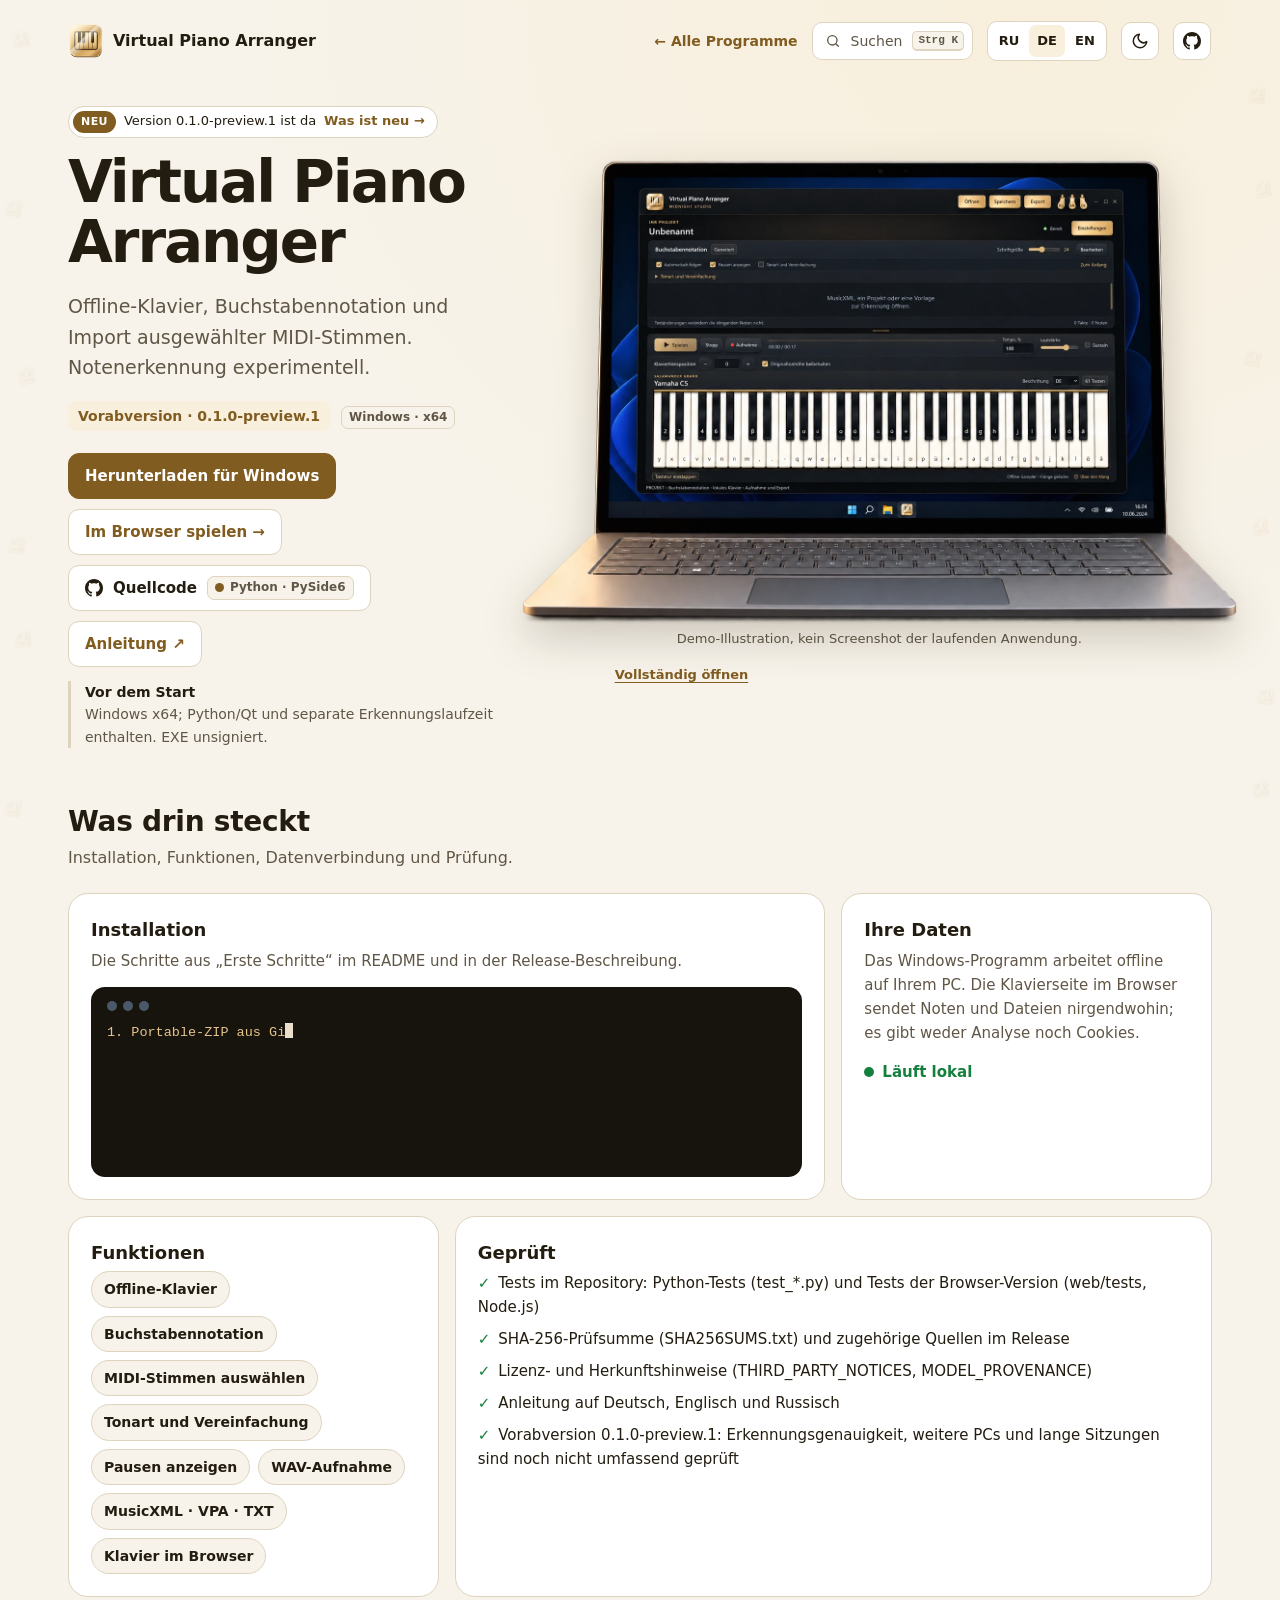
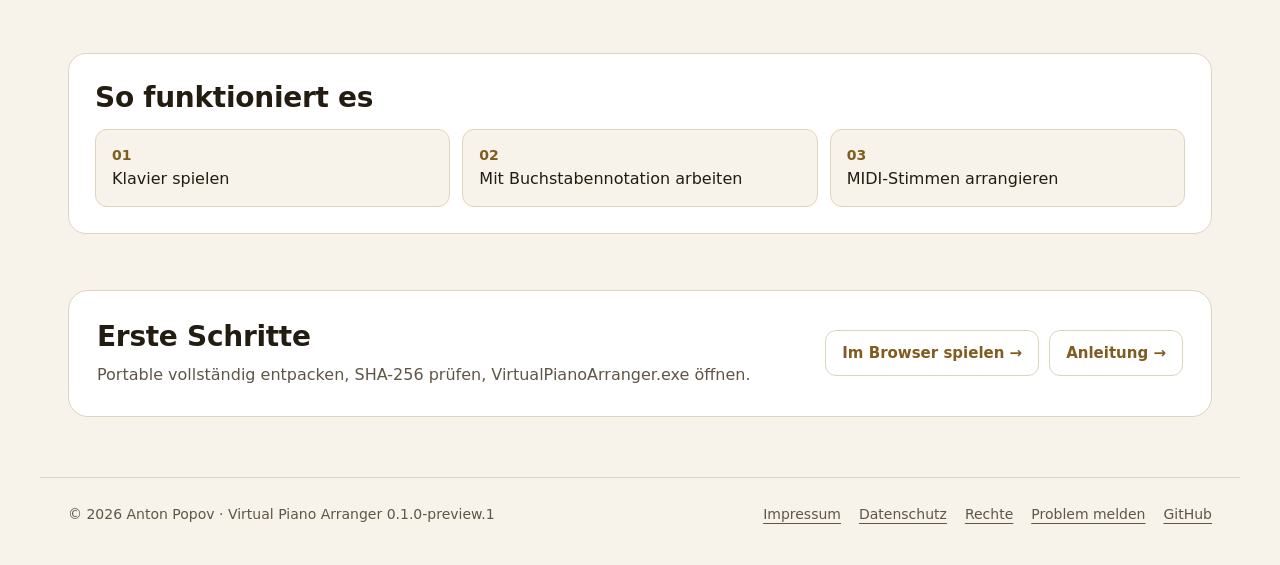
<file: index.html>
<!doctype html>
<html lang="de">
<head>
<meta charset="utf-8">
<meta name="viewport" content="width=device-width,initial-scale=1">
<meta name="color-scheme" content="light dark">
<meta name="description" content="Offline-Klavier, Buchstabennotation und Import ausgewählter MIDI-Stimmen. Notenerkennung experimentell.">
<title>Virtual Piano Arranger — Offline-Klavier, Buchstabennotation und Import ausgewählter MIDI-Stimmen</title>
<link rel="icon" href="presentation-icon.png">
<script src="assets/kit/kit-theme.js"></script><link rel="stylesheet" href="assets/kit/kit.css?v=2026.11.16-1"><link rel="stylesheet" href="theme.css?v=2026.11.16-1"><script src="assets/kit/programs.js?v=2026.11.16-1" defer></script><script src="assets/kit/kit.js?v=2026.11.16-1" defer></script>
<link rel="stylesheet" href="presentation.css?v=2026.11.16-1-laptop">
</head>
<body class="ppk-page">
<a class="ppk-skip" href="#main">Zum Inhalt</a>
<div class="ppk-nav-wrap" id="ppk-nav-wrap">
  <nav class="ppk-nav" aria-label="Hauptnavigation">
    <a class="ppk-brand" href="index.html"><img src="presentation-icon.png" alt="" width="34" height="34"><span>Virtual Piano Arranger</span></a>
    <span class="ppk-spacer"></span>
    <a class="ppk-back" href="https://popovantondev.github.io/popovantondev/index.html">← Alle Programme</a>
    <button class="ppk-search-btn" type="button" data-ppk-open-search aria-label="Programme durchsuchen"><span>Suchen</span><kbd>Strg K</kbd></button>
    <div class="ppk-langs"><a href="index-ru.html" lang="ru" hreflang="ru">RU</a><a href="index.html" lang="de" hreflang="de" aria-current="page">DE</a><a href="index-en.html" lang="en" hreflang="en">EN</a></div>
    <button class="ppk-icon-btn ppk-theme-btn" type="button" data-ppk-theme aria-label="Farbschema wechseln"></button>
    <a class="ppk-icon-btn ppk-gh-btn" href="https://github.com/popovantondev/VirtualPianoArranger" aria-label="GitHub"></a>
  </nav>
</div>
<main class="ppk-shell" id="main">
<div class="ppk-hero ppk-hero-laptop">
<div>
<a class="ppk-pill" href="https://github.com/popovantondev/VirtualPianoArranger/releases/tag/v0.1.0-preview.1"><span class="ppk-new">NEU</span><span>Version 0.1.0-preview.1 ist da</span> <span class="ppk-more">Was ist neu →</span></a>
<h1>Virtual Piano Arranger</h1>
<p class="ppk-lead">Offline-Klavier, Buchstabennotation und Import ausgewählter MIDI-Stimmen. Notenerkennung experimentell.</p>
<span class="ppk-status">Vorabversion · 0.1.0-preview.1</span> <span class="ppk-chip ppk-meta-chip">Windows · x64</span>
<div class="ppk-actions">
<a class="ppk-btn ppk-btn-primary" href="https://github.com/popovantondev/VirtualPianoArranger/releases/tag/v0.1.0-preview.1">Herunterladen für Windows</a>
<a class="ppk-btn" href="play-de.html">Im Browser spielen →</a>
<a class="ppk-btn ppk-btn-gh" href="https://github.com/popovantondev/VirtualPianoArranger">Quellcode <span class="ppk-chip"><i class="ppk-dot"></i>Python · PySide6</span></a>
<a class="ppk-btn" href="Guide-de.html">Anleitung ↗</a>
</div>
<p class="ppk-requirements"><strong>Vor dem Start</strong>Windows x64; Python/Qt und separate Erkennungslaufzeit enthalten. EXE unsigniert.</p>

</div>
<figure class="laptop-hero">
<a class="laptop-link" href="assets/surface-laptop-cutout-de.webp"><img src="assets/surface-laptop-cutout-de.webp" alt="Virtual Piano Arranger — Demo-Illustration, kein Screenshot der laufenden Anwendung." width="1496" height="974" decoding="async" fetchpriority="high"></a>
<figcaption>Demo-Illustration, kein Screenshot der laufenden Anwendung.<a class="ppk-open" href="assets/surface-laptop-cutout-de.webp">Vollständig öffnen</a></figcaption>
</figure>
</div>

<section class="ppk-bento-section ppk-section ppk-reveal">
<h2>Was drin steckt</h2>
<p class="ppk-sub">Installation, Funktionen, Datenverbindung und Prüfung.</p>
<div class="ppk-bento">
<div class="ppk-tile ppk-wide"><h3>Installation</h3><p>Die Schritte aus „Erste Schritte“ im README und in der Release-Beschreibung.</p><div class="ppk-term" role="group" aria-label="Installation"><div class="ppk-term-bar"><i></i><i></i><i></i></div><div class="ppk-term-out"><div class="ppk-ps">1. Portable-ZIP aus GitHub Releases laden, SHA-256 mit SHA256SUMS.txt vergleichen</div><div class="ppk-ps">2. Den gesamten Portable-Ordner entpacken</div><div class="ppk-dim">   Die EXE nicht von ihren Begleitdateien trennen; Python und Administratorrechte sind nicht nötig</div><div class="ppk-ps">3. VirtualPianoArranger.exe starten (die EXE ist nicht digital signiert)</div><div class="ppk-ok">4. MIDI-Datei öffnen, Stimmen anhören und importieren</div></div></div></div>
<div class="ppk-tile"><h3>Ihre Daten</h3><p>Das Windows-Programm arbeitet offline auf Ihrem PC. Die Klavierseite im Browser sendet Noten und Dateien nirgendwohin; es gibt weder Analyse noch Cookies.</p><span class="ppk-live">Läuft lokal</span></div>
<div class="ppk-tile"><h3>Funktionen</h3><div class="ppk-chips"><span>Offline-Klavier</span><span>Buchstabennotation</span><span>MIDI-Stimmen auswählen</span><span>Tonart und Vereinfachung</span><span>Pausen anzeigen</span><span>WAV-Aufnahme</span><span>MusicXML · VPA · TXT</span><span>Klavier im Browser</span></div></div>
<div class="ppk-tile ppk-wide"><h3>Geprüft</h3><ul class="ppk-checks"><li>Tests im Repository: Python-Tests (test_*.py) und Tests der Browser-Version (web/tests, Node.js)</li><li>SHA-256-Prüfsumme (SHA256SUMS.txt) und zugehörige Quellen im Release</li><li>Lizenz- und Herkunftshinweise (THIRD_PARTY_NOTICES, MODEL_PROVENANCE)</li><li>Anleitung auf Deutsch, Englisch und Russisch</li><li>Vorabversion 0.1.0-preview.1: Erkennungsgenauigkeit, weitere PCs und lange Sitzungen sind noch nicht umfassend geprüft</li></ul></div>
</div>
</section>

<section class="ppk-section ppk-process ppk-reveal" aria-labelledby="process-title">
<h2 id="process-title">So funktioniert es</h2>
<ol class="ppk-flow"><li>Klavier spielen</li><li>Mit Buchstabennotation arbeiten</li><li>MIDI-Stimmen arrangieren</li></ol>
</section>

<section class="ppk-section ppk-start ppk-reveal">
<div><h2>Erste Schritte</h2><p>Portable vollständig entpacken, SHA-256 prüfen, VirtualPianoArranger.exe öffnen.</p></div>
<div class="ppk-actions"><a class="ppk-btn" href="play-de.html">Im Browser spielen →</a><a class="ppk-btn" href="Guide-de.html">Anleitung →</a></div>
</section>
</main>
<footer class="ppk-footer">
<span>© 2026 Anton Popov · Virtual Piano Arranger 0.1.0-preview.1</span>
<nav aria-label="Rechtliches"><a href="https://popovantondev.github.io/popovantondev/impressum.html">Impressum</a><a href="https://popovantondev.github.io/popovantondev/datenschutz.html">Datenschutz</a><a href="https://github.com/popovantondev/VirtualPianoArranger/blob/main/LICENSE">Rechte</a><a href="https://github.com/popovantondev/VirtualPianoArranger/issues/new">Problem melden</a><a href="https://github.com/popovantondev/VirtualPianoArranger">GitHub</a></nav>
</footer>
</body>
</html>
</file>
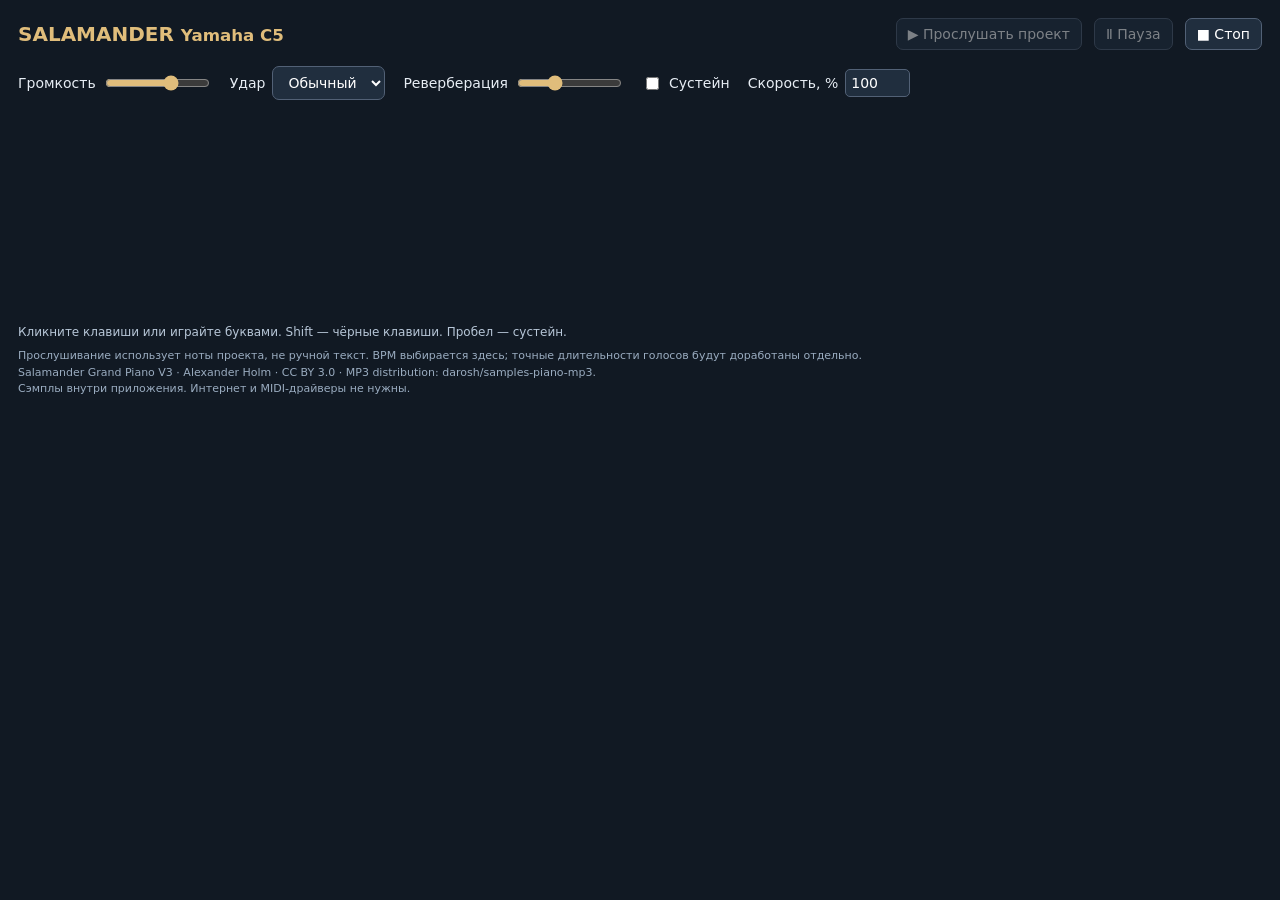
<file: assets/offline_piano/index.html>
<!doctype html>
<html lang="ru"><head><meta charset="utf-8"><meta name="viewport" content="width=device-width, initial-scale=1">
<meta http-equiv="Content-Security-Policy" content="default-src 'none'; script-src 'self' qrc:; style-src 'unsafe-inline'; connect-src 'none'; img-src 'none'">
<title>VPA · Salamander Grand Piano</title>
<style>
*{box-sizing:border-box}body{margin:0;background:#111923;color:#e7edf4;font:14px system-ui,sans-serif;padding:18px}
.top{display:flex;gap:12px;align-items:center;flex-wrap:wrap}.brand{font-weight:700;font-size:20px;margin-right:auto;color:#e0bd7b}
button,select,input{font:inherit}button,select{border:1px solid #526176;border-radius:7px;background:#202e3e;color:#fff;padding:7px 11px;cursor:pointer}
button:disabled{opacity:.45;cursor:wait}button:focus-visible,input:focus-visible,select:focus-visible{outline:2px solid #e0bd7b}
.controls{display:flex;gap:18px;flex-wrap:wrap;align-items:center;margin:16px 0}label{display:flex;gap:7px;align-items:center}
input[type=range]{width:105px;accent-color:#e0bd7b}input[type=number]{width:65px;background:#202e3e;color:#fff;border:1px solid #526176;padding:5px;border-radius:5px}
#status{color:#b8c7d8;min-height:20px;margin:10px 0}.scroll{overflow-x:auto;padding:4px 0 10px}.keys{position:relative;height:165px;min-width:1080px;touch-action:none}
.key{position:absolute;top:0;padding:0;border-radius:0 0 5px 5px;user-select:none;touch-action:none}
.white{height:160px;background:linear-gradient(#fff,#dce3eb);border:1px solid #8390a0;color:#263347;z-index:1}
.black{height:99px;background:linear-gradient(#364353,#101722);border:1px solid #050a12;color:#ddd;z-index:2;box-shadow:0 4px 5px #0007}
.key span{position:absolute;bottom:13px;left:0;right:0;font-size:11px}.key.active{background:#d3ac66;color:#111}
footer{font-size:11px;color:#9aacc0;margin-top:9px;line-height:1.5}.hint{font-size:12px;color:#b8c7d8}
</style></head><body>
<div class="top"><div class="brand">SALAMANDER <small>Yamaha C5</small></div>
<button id="play" data-i18n="play" disabled>▶ Прослушать проект</button><button id="pause" data-i18n="pause" disabled>Ⅱ Пауза</button><button id="stop" data-i18n="stop">■ Стоп</button></div>
<div class="controls">
<label><span data-i18n="volume">Громкость</span><input id="volume" type="range" min="0" max="100" value="65"></label>
<label><span data-i18n="touch">Удар</span><select id="layer"><option value="3" data-i18n="soft">Мягкий</option><option value="8" selected data-i18n="normal">Обычный</option><option value="13" data-i18n="bright">Яркий</option></select></label>
<label><span data-i18n="room">Реверберация</span><input id="room" type="range" min="0" max="35" value="12"></label>
<label><input id="sustain" type="checkbox"><span data-i18n="sustain">Сустейн</span></label>
<label><span data-i18n="speed">Скорость, %</span><input id="tempo" type="number" min="50" max="200" value="100"></label>
</div>
<div id="status" role="status" aria-live="polite"></div>
<div class="scroll"><div id="keys" class="keys" tabindex="0" role="group" aria-label="Piano keyboard"></div></div>
<div class="hint" data-i18n="hint">Кликните клавиши или играйте буквами. Shift — чёрные клавиши. Пробел — сустейн.</div>
<footer><div data-i18n="legacy">Прослушивание использует ноты проекта, не ручной текст. BPM выбирается здесь; точные длительности голосов будут доработаны отдельно.</div>
Salamander Grand Piano V3 · Alexander Holm · CC BY 3.0 · MP3 distribution: darosh/samples-piano-mp3.<br>
<span data-i18n="offline">Сэмплы внутри приложения. Интернет и MIDI-драйверы не нужны.</span></footer>
<script src="qrc:///qtwebchannel/qwebchannel.js"></script><script src="piano.js"></script>
</body></html>
</file>
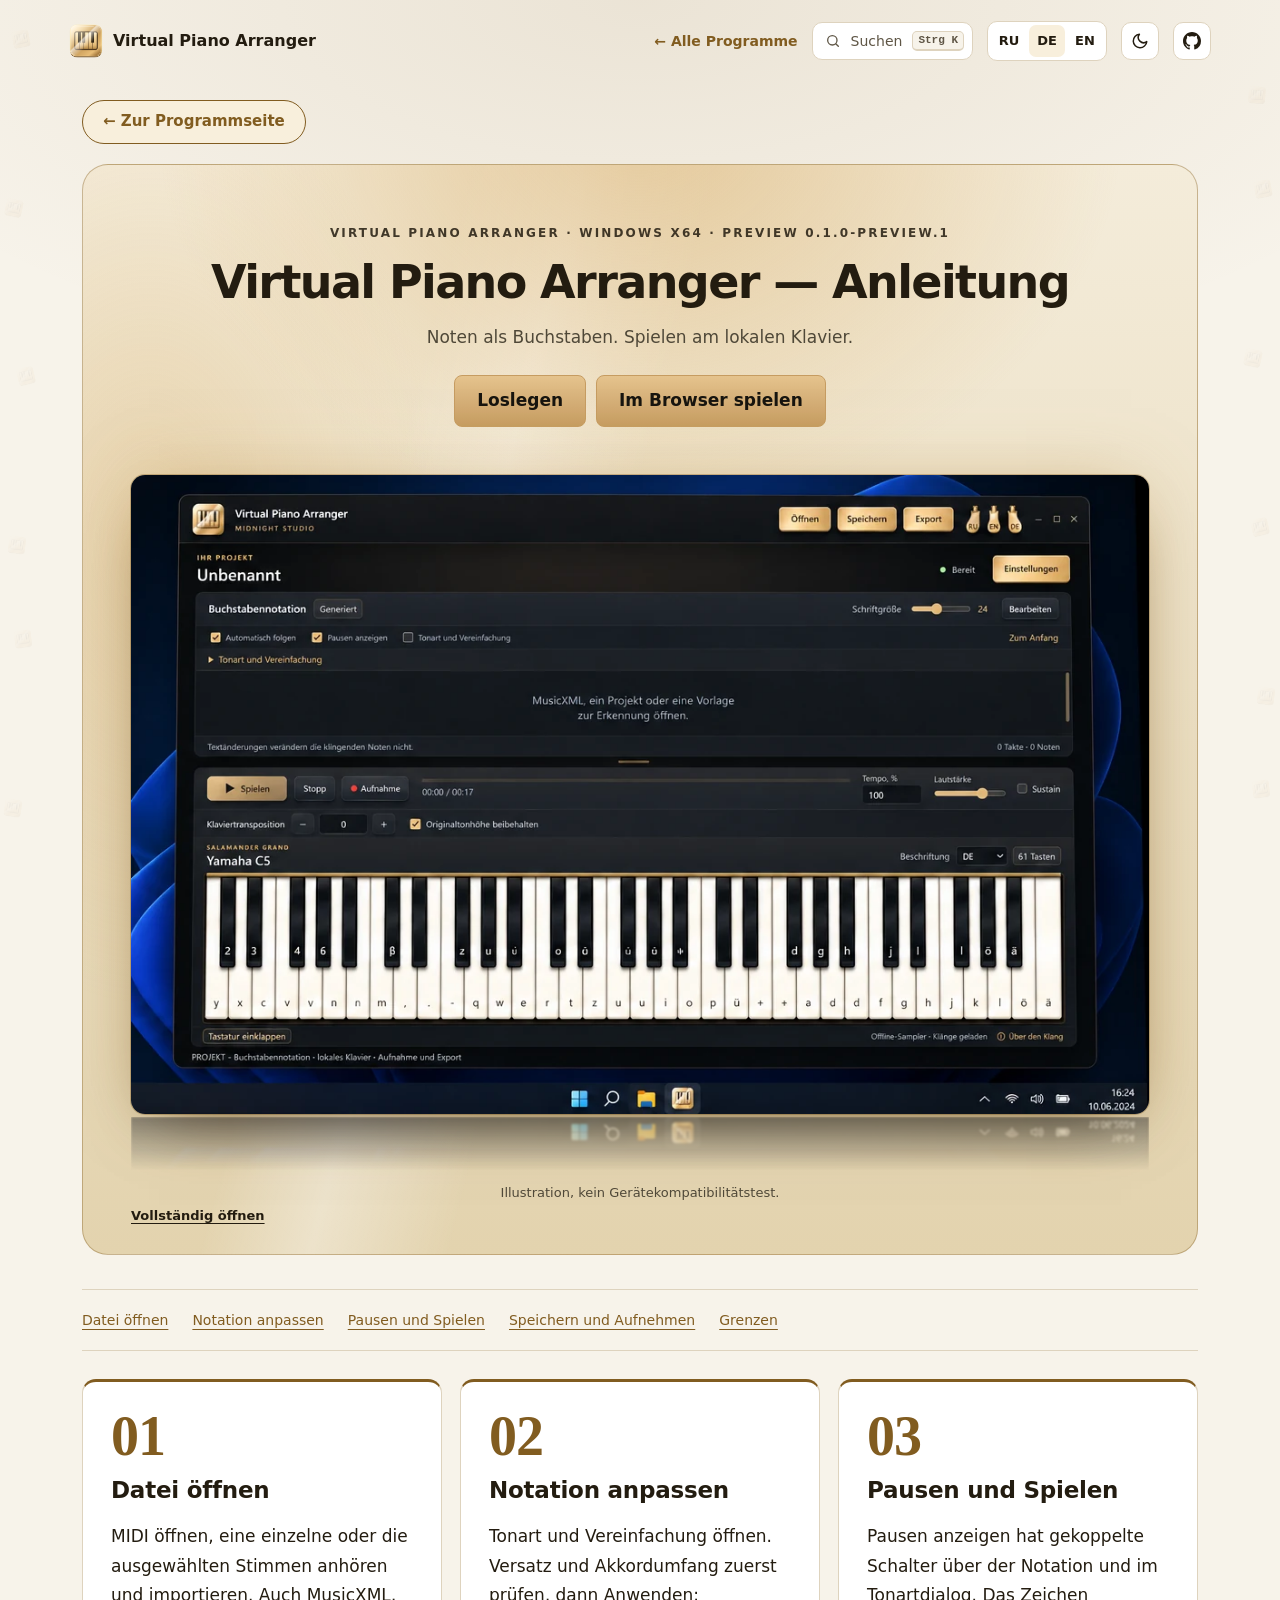
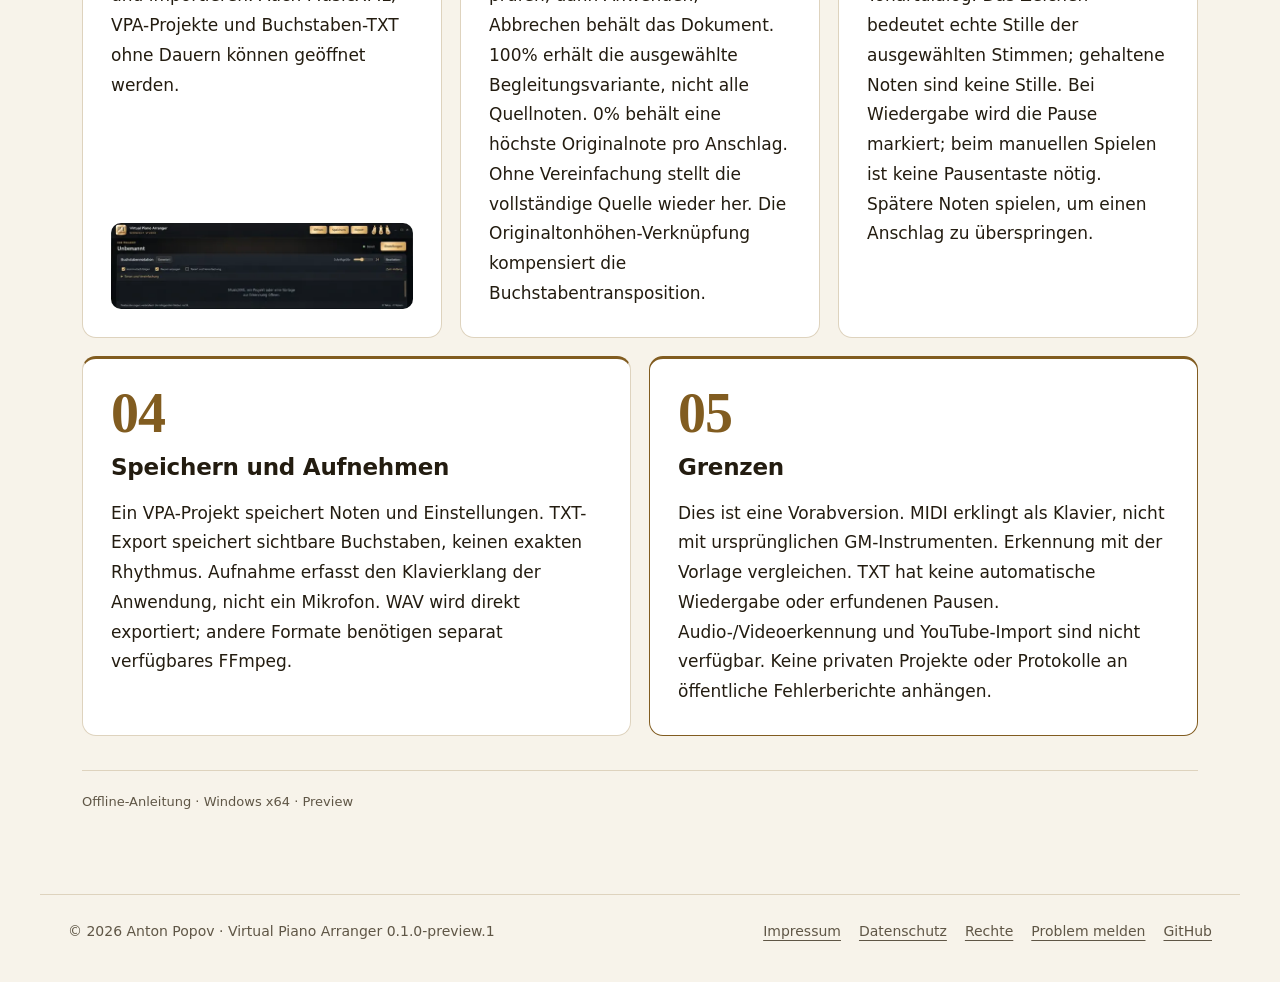
<file: Guide-de.html>
<!doctype html>
<html lang="de">
<head>
<meta charset="utf-8">
<meta name="viewport" content="width=device-width,initial-scale=1">
<title>Virtual Piano Arranger — Anleitung</title>
<link rel="stylesheet" href="assets/guide.css">
<!-- ppk-head:start --><meta name="color-scheme" content="light dark"><link rel="icon" href="presentation-icon.png"><meta name="description" content="Offline-Klavier, Buchstabennotation und Import ausgewählter MIDI-Stimmen. Notenerkennung experimentell."><script src="assets/kit/kit-theme.js"></script><link rel="stylesheet" href="assets/kit/kit.css?v=2026.11.16-1"><link rel="stylesheet" href="theme.css?v=2026.11.16-1"><script src="assets/kit/programs.js?v=2026.11.16-1" defer></script><script src="assets/kit/kit.js?v=2026.11.16-1" defer></script><link rel="stylesheet" href="guide-kit.css?v=2026.11.16-1-830bb983"><!-- ppk-head:end --></head>
<body class="ppk-page ppk-prose">
<!-- ppk-nav:start --><a class="ppk-skip" href="#main-content">Zum Inhalt</a>
<div class="ppk-nav-wrap" id="ppk-nav-wrap">
  <nav class="ppk-nav" aria-label="Hauptnavigation">
    <a class="ppk-brand" href="index.html"><img src="presentation-icon.png" alt="" width="34" height="34"><span>Virtual Piano Arranger</span></a>
    <span class="ppk-spacer"></span>
    <a class="ppk-back" href="https://popovantondev.github.io/popovantondev/index.html">← Alle Programme</a>
    <button class="ppk-search-btn" type="button" data-ppk-open-search aria-label="Programme durchsuchen"><span>Suchen</span><kbd>Strg K</kbd></button>
    <div class="ppk-langs"><a href="Guide-ru.html" lang="ru" hreflang="ru">RU</a><a href="Guide-de.html" lang="de" hreflang="de" aria-current="page">DE</a><a href="Guide-en.html" lang="en" hreflang="en">EN</a></div>
    <button class="ppk-icon-btn ppk-theme-btn" type="button" data-ppk-theme aria-label="Farbschema wechseln"></button>
    <a class="ppk-icon-btn ppk-gh-btn" href="https://github.com/popovantondev/VirtualPianoArranger" aria-label="GitHub"></a>
  </nav>
</div><!-- ppk-nav:end -->
<main id="main-content">
<!-- ppk-guide-home:start --><p class="guide-home"><a class="guide-home-link" href="index.html">← Zur Programmseite</a></p><!-- ppk-guide-home:end -->
<header class="hero">
<div class="hero-text"><div class="eyebrow">Virtual Piano Arranger · Windows x64 · Preview 0.1.0-preview.1</div>
<h1>Virtual Piano Arranger — Anleitung</h1>
<p class="subtitle">Noten als Buchstaben. Spielen am lokalen Klavier.</p>
<a class="button" href="#step-1">Loslegen</a><a class="button" href="play-de.html">Im Browser spielen</a></div>
<figure class="studio-figure"><a class="guide-full-image" href="assets/surface-laptop-de-v1.png" aria-label="Vollständiges Bild öffnen"><img src="assets/guide-hero-de.webp" width="1122" height="704" alt="Virtual Piano Arranger auf Deutsch" decoding="async"></a><figcaption>Illustration, kein Gerätekompatibilitätstest.<a href="assets/surface-laptop-de-v1.png">Vollständig öffnen</a></figcaption></figure>
</header>
<div class="contents"><a href="#step-1">Datei öffnen</a><a href="#step-2">Notation anpassen</a><a href="#step-3">Pausen und Spielen</a><a href="#step-4">Speichern und Aufnehmen</a><a href="#step-5">Grenzen</a></div>
<div class="steps">
<section class="card" id="step-1"><span class="number">01</span><h2 id="section-1">Datei öffnen</h2><p>MIDI öffnen, eine einzelne oder die ausgewählten Stimmen anhören und importieren. Auch MusicXML, VPA-Projekte und Buchstaben-TXT ohne Dauern können geöffnet werden.</p><img class="step-shot" src="assets/guide-step-open-de.webp" width="620" height="176" alt="" loading="lazy" decoding="async"></section>
<section class="card" id="step-2"><span class="number">02</span><h2 id="section-2">Notation anpassen</h2><p>Tonart und Vereinfachung öffnen. Versatz und Akkordumfang zuerst prüfen, dann Anwenden; Abbrechen behält das Dokument. 100% erhält die ausgewählte Begleitungsvariante, nicht alle Quellnoten. 0% behält eine höchste Originalnote pro Anschlag. Ohne Vereinfachung stellt die vollständige Quelle wieder her. Die Originaltonhöhen-Verknüpfung kompensiert die Buchstabentransposition.</p></section>
<section class="card" id="step-3"><span class="number">03</span><h2 id="section-3">Pausen und Spielen</h2><p>Pausen anzeigen hat gekoppelte Schalter über der Notation und im Tonartdialog. Das Zeichen bedeutet echte Stille der ausgewählten Stimmen; gehaltene Noten sind keine Stille. Bei Wiedergabe wird die Pause markiert; beim manuellen Spielen ist keine Pausentaste nötig. Spätere Noten spielen, um einen Anschlag zu überspringen.</p></section>
<section class="card" id="step-4"><span class="number">04</span><h2 id="section-4">Speichern und Aufnehmen</h2><p>Ein VPA-Projekt speichert Noten und Einstellungen. TXT-Export speichert sichtbare Buchstaben, keinen exakten Rhythmus. Aufnahme erfasst den Klavierklang der Anwendung, nicht ein Mikrofon. WAV wird direkt exportiert; andere Formate benötigen separat verfügbares FFmpeg.</p></section>
<section class="card" id="step-5"><span class="number">05</span><h2 id="section-5">Grenzen</h2><p>Dies ist eine Vorabversion. MIDI erklingt als Klavier, nicht mit ursprünglichen GM-Instrumenten. Erkennung mit der Vorlage vergleichen. TXT hat keine automatische Wiedergabe oder erfundenen Pausen. Audio-/Videoerkennung und YouTube-Import sind nicht verfügbar. Keine privaten Projekte oder Protokolle an öffentliche Fehlerberichte anhängen.</p></section>
</div>
<div class="guide-note">Offline-Anleitung · Windows x64 · Preview</div>
</main>
<footer class="ppk-footer">
<span>© 2026 Anton Popov · Virtual Piano Arranger 0.1.0-preview.1</span>
<nav aria-label="Rechtliches"><a href="https://popovantondev.github.io/popovantondev/impressum.html">Impressum</a><a href="https://popovantondev.github.io/popovantondev/datenschutz.html">Datenschutz</a><a href="https://github.com/popovantondev/VirtualPianoArranger/blob/main/LICENSE">Rechte</a><a href="https://github.com/popovantondev/VirtualPianoArranger/issues/new">Problem melden</a><a href="https://github.com/popovantondev/VirtualPianoArranger">GitHub</a></nav>
</footer>
</body>
</html>
</file>
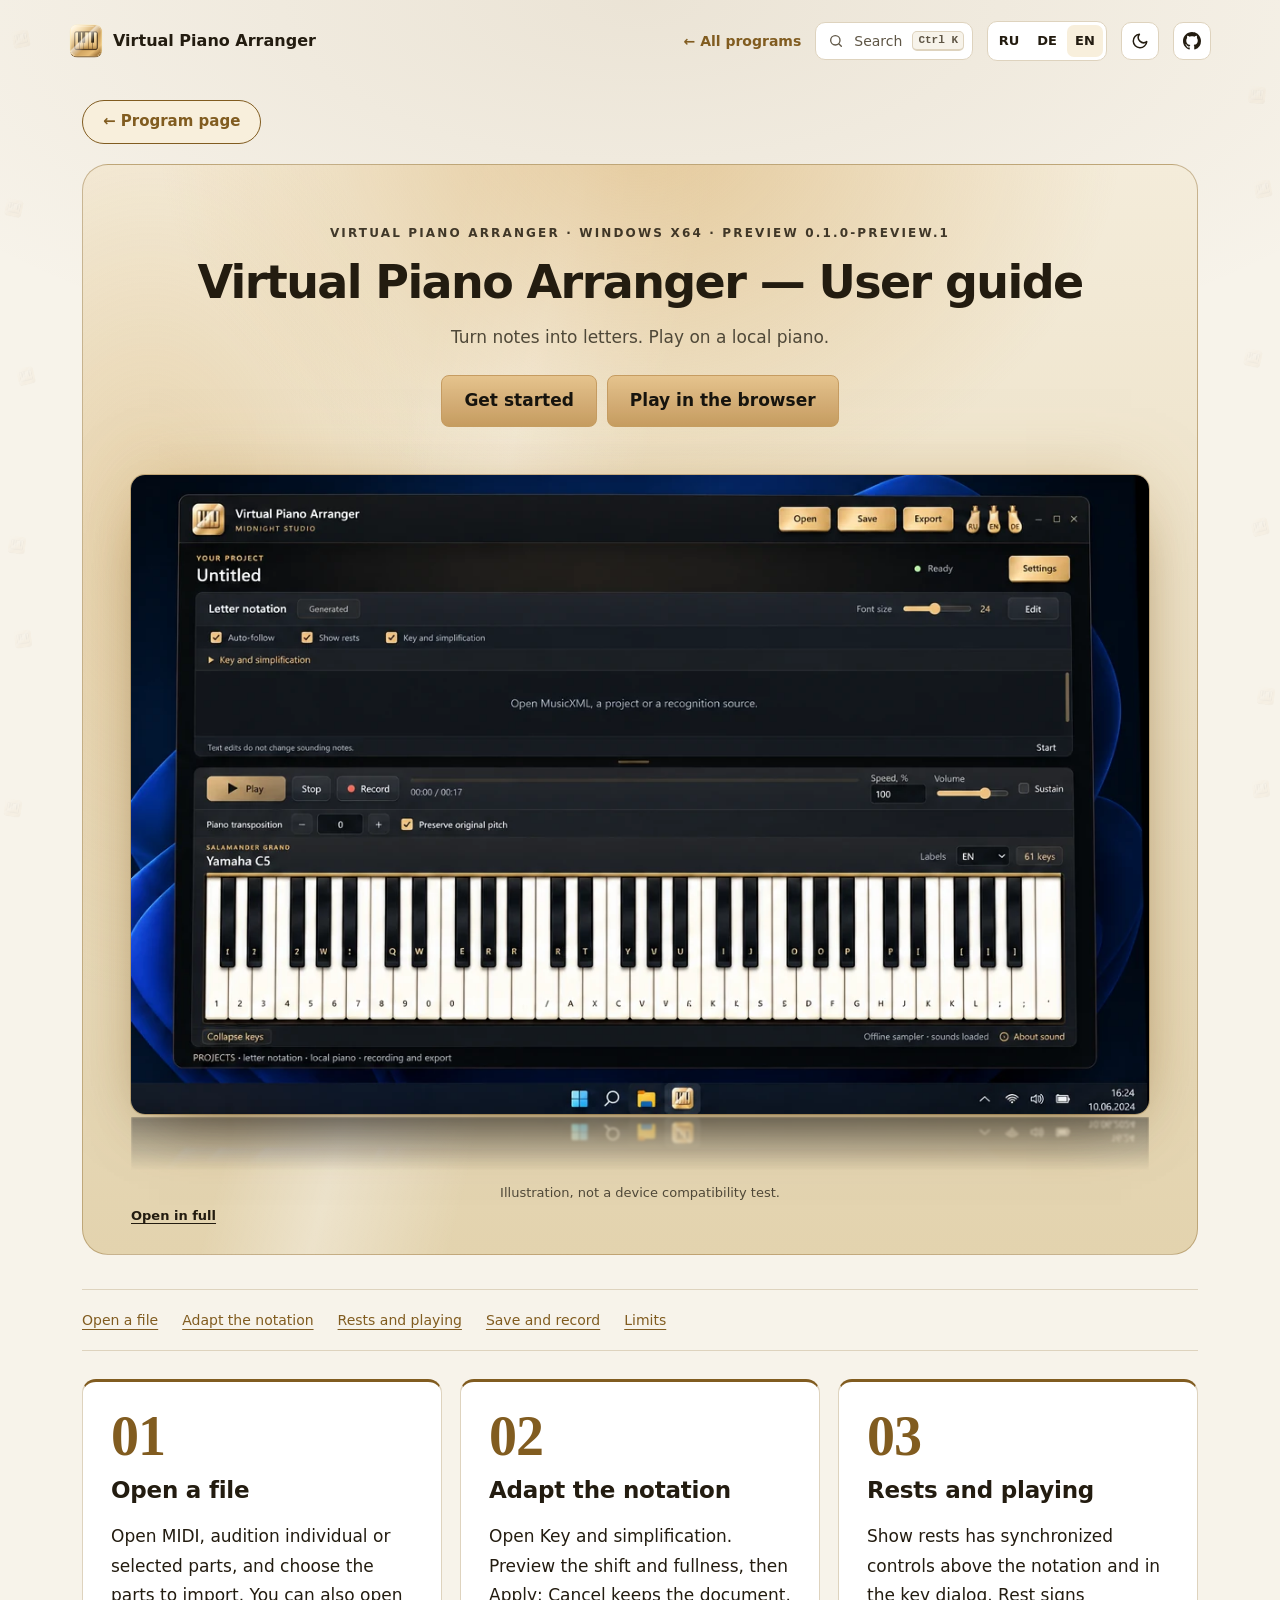
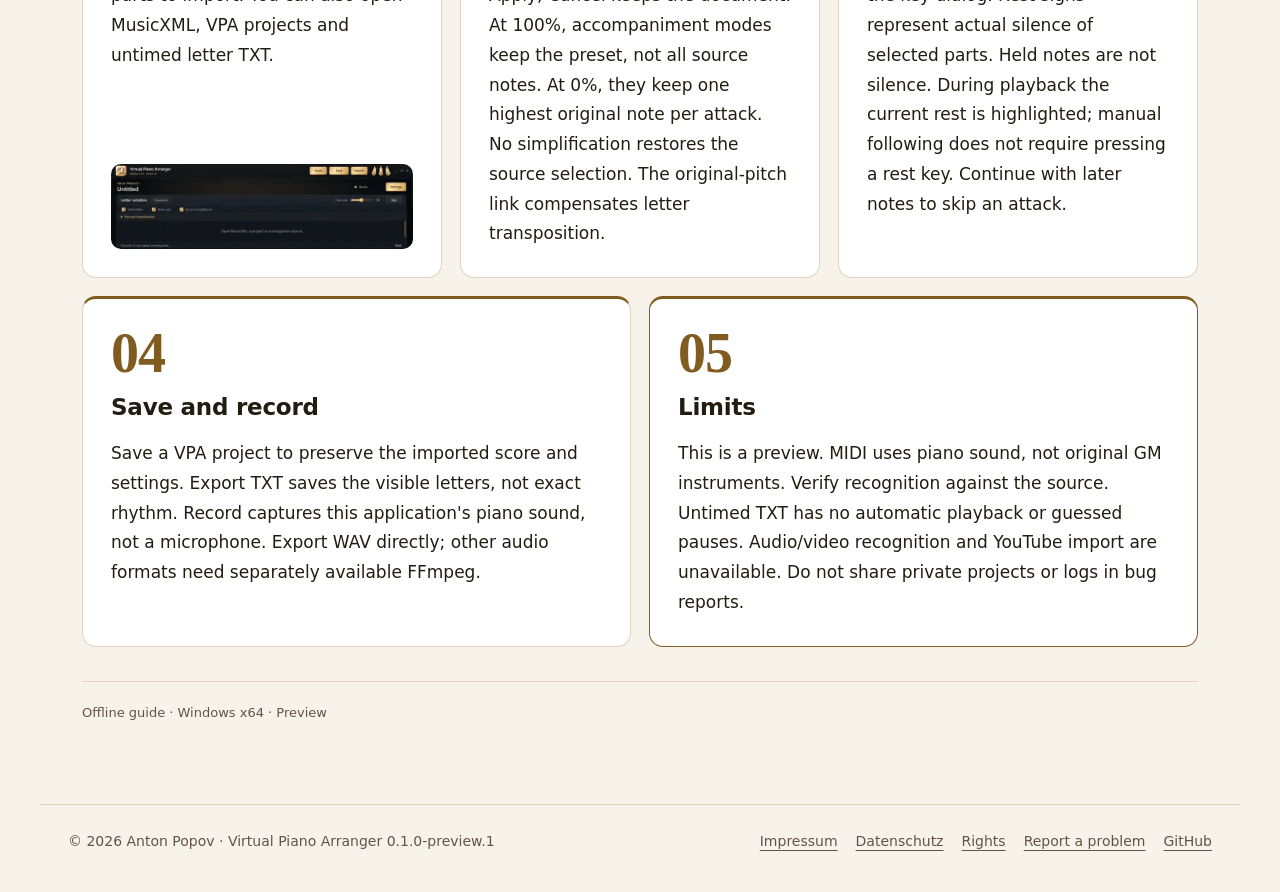
<file: Guide-en.html>
<!doctype html>
<html lang="en">
<head>
<meta charset="utf-8">
<meta name="viewport" content="width=device-width,initial-scale=1">
<title>Virtual Piano Arranger — User guide</title>
<link rel="stylesheet" href="assets/guide.css">
<!-- ppk-head:start --><meta name="color-scheme" content="light dark"><link rel="icon" href="presentation-icon.png"><meta name="description" content="Offline piano, letter notation and selected MIDI part import. Score recognition is experimental."><script src="assets/kit/kit-theme.js"></script><link rel="stylesheet" href="assets/kit/kit.css?v=2026.11.16-1"><link rel="stylesheet" href="theme.css?v=2026.11.16-1"><script src="assets/kit/programs.js?v=2026.11.16-1" defer></script><script src="assets/kit/kit.js?v=2026.11.16-1" defer></script><link rel="stylesheet" href="guide-kit.css?v=2026.11.16-1-830bb983"><!-- ppk-head:end --></head>
<body class="ppk-page ppk-prose">
<!-- ppk-nav:start --><a class="ppk-skip" href="#main-content">Skip to content</a>
<div class="ppk-nav-wrap" id="ppk-nav-wrap">
  <nav class="ppk-nav" aria-label="Main navigation">
    <a class="ppk-brand" href="index-en.html"><img src="presentation-icon.png" alt="" width="34" height="34"><span>Virtual Piano Arranger</span></a>
    <span class="ppk-spacer"></span>
    <a class="ppk-back" href="https://popovantondev.github.io/popovantondev/index-en.html">← All programs</a>
    <button class="ppk-search-btn" type="button" data-ppk-open-search aria-label="Search programs"><span>Search</span><kbd>Ctrl K</kbd></button>
    <div class="ppk-langs"><a href="Guide-ru.html" lang="ru" hreflang="ru">RU</a><a href="Guide-de.html" lang="de" hreflang="de">DE</a><a href="Guide-en.html" lang="en" hreflang="en" aria-current="page">EN</a></div>
    <button class="ppk-icon-btn ppk-theme-btn" type="button" data-ppk-theme aria-label="Switch colour scheme"></button>
    <a class="ppk-icon-btn ppk-gh-btn" href="https://github.com/popovantondev/VirtualPianoArranger" aria-label="GitHub"></a>
  </nav>
</div><!-- ppk-nav:end -->
<main id="main-content">
<!-- ppk-guide-home:start --><p class="guide-home"><a class="guide-home-link" href="index-en.html">← Program page</a></p><!-- ppk-guide-home:end -->
<header class="hero">
<div class="hero-text"><div class="eyebrow">Virtual Piano Arranger · Windows x64 · Preview 0.1.0-preview.1</div>
<h1>Virtual Piano Arranger — User guide</h1>
<p class="subtitle">Turn notes into letters. Play on a local piano.</p>
<a class="button" href="#step-1">Get started</a><a class="button" href="play-en.html">Play in the browser</a></div>
<figure class="studio-figure"><a class="guide-full-image" href="assets/surface-laptop-en-v1.png" aria-label="Open the full image"><img src="assets/guide-hero-en.webp" width="1122" height="704" alt="Virtual Piano Arranger in English" decoding="async"></a><figcaption>Illustration, not a device compatibility test.<a href="assets/surface-laptop-en-v1.png">Open in full</a></figcaption></figure>
</header>
<div class="contents"><a href="#step-1">Open a file</a><a href="#step-2">Adapt the notation</a><a href="#step-3">Rests and playing</a><a href="#step-4">Save and record</a><a href="#step-5">Limits</a></div>
<div class="steps">
<section class="card" id="step-1"><span class="number">01</span><h2 id="section-1">Open a file</h2><p>Open MIDI, audition individual or selected parts, and choose the parts to import. You can also open MusicXML, VPA projects and untimed letter TXT.</p><img class="step-shot" src="assets/guide-step-open-en.webp" width="620" height="176" alt="" loading="lazy" decoding="async"></section>
<section class="card" id="step-2"><span class="number">02</span><h2 id="section-2">Adapt the notation</h2><p>Open Key and simplification. Preview the shift and fullness, then Apply; Cancel keeps the document. At 100%, accompaniment modes keep the preset, not all source notes. At 0%, they keep one highest original note per attack. No simplification restores the source selection. The original-pitch link compensates letter transposition.</p></section>
<section class="card" id="step-3"><span class="number">03</span><h2 id="section-3">Rests and playing</h2><p>Show rests has synchronized controls above the notation and in the key dialog. Rest signs represent actual silence of selected parts. Held notes are not silence. During playback the current rest is highlighted; manual following does not require pressing a rest key. Continue with later notes to skip an attack.</p></section>
<section class="card" id="step-4"><span class="number">04</span><h2 id="section-4">Save and record</h2><p>Save a VPA project to preserve the imported score and settings. Export TXT saves the visible letters, not exact rhythm. Record captures this application's piano sound, not a microphone. Export WAV directly; other audio formats need separately available FFmpeg.</p></section>
<section class="card" id="step-5"><span class="number">05</span><h2 id="section-5">Limits</h2><p>This is a preview. MIDI uses piano sound, not original GM instruments. Verify recognition against the source. Untimed TXT has no automatic playback or guessed pauses. Audio/video recognition and YouTube import are unavailable. Do not share private projects or logs in bug reports.</p></section>
</div>
<div class="guide-note">Offline guide · Windows x64 · Preview</div>
</main>
<footer class="ppk-footer">
<span>© 2026 Anton Popov · Virtual Piano Arranger 0.1.0-preview.1</span>
<nav aria-label="Legal"><a href="https://popovantondev.github.io/popovantondev/impressum.html">Impressum</a><a href="https://popovantondev.github.io/popovantondev/datenschutz.html">Datenschutz</a><a href="https://github.com/popovantondev/VirtualPianoArranger/blob/main/LICENSE">Rights</a><a href="https://github.com/popovantondev/VirtualPianoArranger/issues/new">Report a problem</a><a href="https://github.com/popovantondev/VirtualPianoArranger">GitHub</a></nav>
</footer>
</body>
</html>
</file>
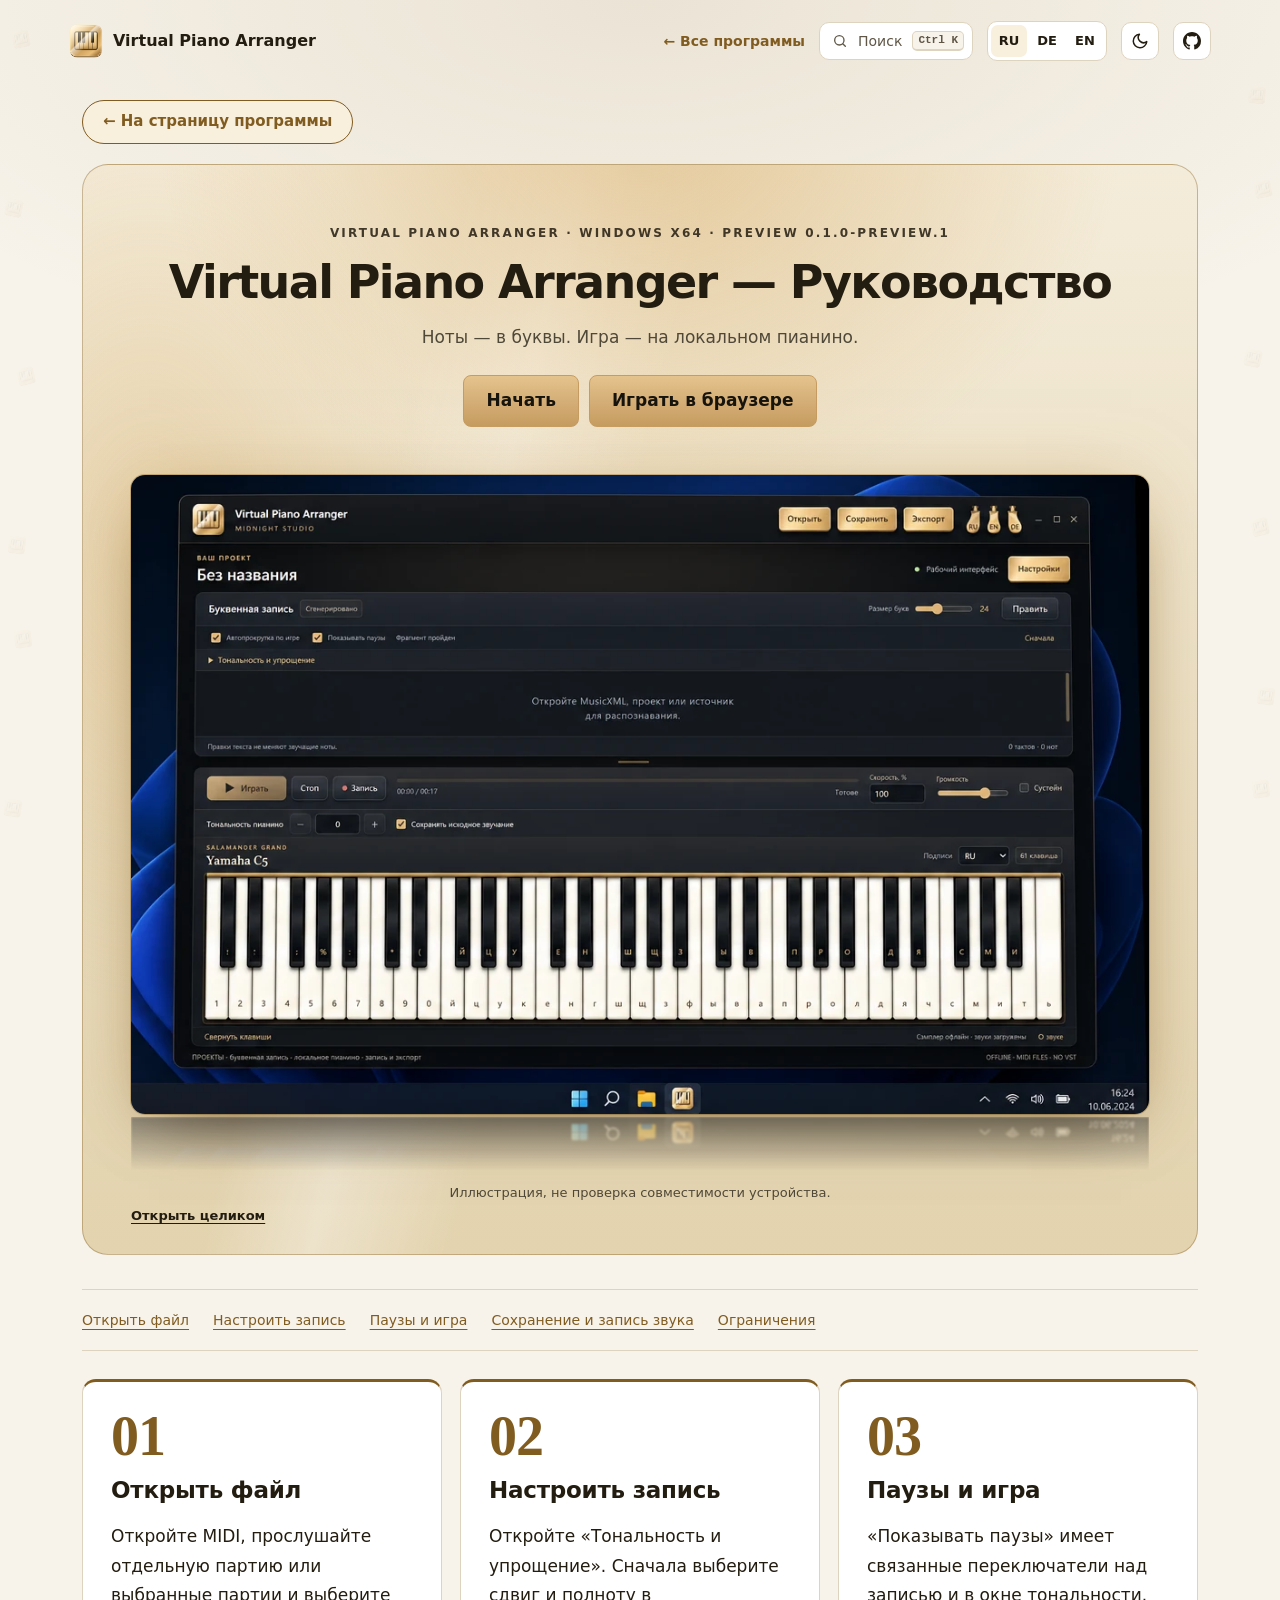
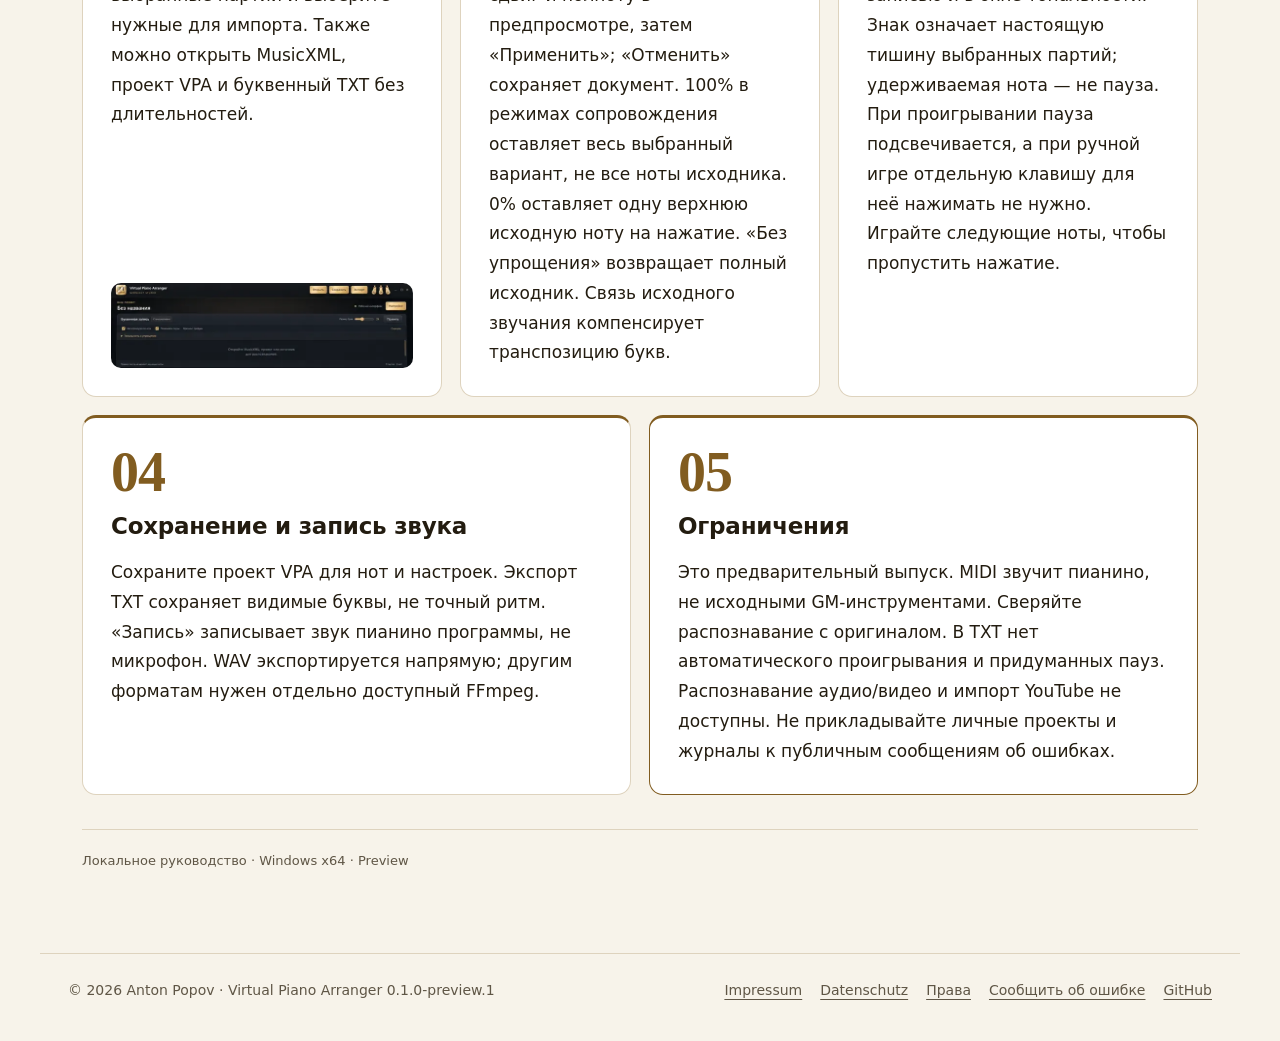
<file: Guide-ru.html>
<!doctype html>
<html lang="ru">
<head>
<meta charset="utf-8">
<meta name="viewport" content="width=device-width,initial-scale=1">
<title>Virtual Piano Arranger — Руководство</title>
<link rel="stylesheet" href="assets/guide.css">
<!-- ppk-head:start --><meta name="color-scheme" content="light dark"><link rel="icon" href="presentation-icon.png"><meta name="description" content="Офлайн-пианино, буквенная запись и импорт выбранных партий MIDI. Распознавание нот экспериментальное."><script src="assets/kit/kit-theme.js"></script><link rel="stylesheet" href="assets/kit/kit.css?v=2026.11.16-1"><link rel="stylesheet" href="theme.css?v=2026.11.16-1"><script src="assets/kit/programs.js?v=2026.11.16-1" defer></script><script src="assets/kit/kit.js?v=2026.11.16-1" defer></script><link rel="stylesheet" href="guide-kit.css?v=2026.11.16-1-830bb983"><!-- ppk-head:end --></head>
<body class="ppk-page ppk-prose">
<!-- ppk-nav:start --><a class="ppk-skip" href="#main-content">К содержимому</a>
<div class="ppk-nav-wrap" id="ppk-nav-wrap">
  <nav class="ppk-nav" aria-label="Основная навигация">
    <a class="ppk-brand" href="index-ru.html"><img src="presentation-icon.png" alt="" width="34" height="34"><span>Virtual Piano Arranger</span></a>
    <span class="ppk-spacer"></span>
    <a class="ppk-back" href="https://popovantondev.github.io/popovantondev/index-ru.html">← Все программы</a>
    <button class="ppk-search-btn" type="button" data-ppk-open-search aria-label="Поиск по программам"><span>Поиск</span><kbd>Ctrl K</kbd></button>
    <div class="ppk-langs"><a href="Guide-ru.html" lang="ru" hreflang="ru" aria-current="page">RU</a><a href="Guide-de.html" lang="de" hreflang="de">DE</a><a href="Guide-en.html" lang="en" hreflang="en">EN</a></div>
    <button class="ppk-icon-btn ppk-theme-btn" type="button" data-ppk-theme aria-label="Сменить тему"></button>
    <a class="ppk-icon-btn ppk-gh-btn" href="https://github.com/popovantondev/VirtualPianoArranger" aria-label="GitHub"></a>
  </nav>
</div><!-- ppk-nav:end -->
<main id="main-content">
<!-- ppk-guide-home:start --><p class="guide-home"><a class="guide-home-link" href="index-ru.html">← На страницу программы</a></p><!-- ppk-guide-home:end -->
<header class="hero">
<div class="hero-text"><div class="eyebrow">Virtual Piano Arranger · Windows x64 · Preview 0.1.0-preview.1</div>
<h1>Virtual Piano Arranger — Руководство</h1>
<p class="subtitle">Ноты — в буквы. Игра — на локальном пианино.</p>
<a class="button" href="#step-1">Начать</a><a class="button" href="play-ru.html">Играть в браузере</a></div>
<figure class="studio-figure"><a class="guide-full-image" href="assets/surface-laptop-v1.png" aria-label="Открыть изображение целиком"><img src="assets/guide-hero-ru.webp" width="1122" height="704" alt="Virtual Piano Arranger" decoding="async"></a><figcaption>Иллюстрация, не проверка совместимости устройства.<a href="assets/surface-laptop-v1.png">Открыть целиком</a></figcaption></figure>
</header>
<div class="contents"><a href="#step-1">Открыть файл</a><a href="#step-2">Настроить запись</a><a href="#step-3">Паузы и игра</a><a href="#step-4">Сохранение и запись звука</a><a href="#step-5">Ограничения</a></div>
<div class="steps">
<section class="card" id="step-1"><span class="number">01</span><h2 id="section-1">Открыть файл</h2><p>Откройте MIDI, прослушайте отдельную партию или выбранные партии и выберите нужные для импорта. Также можно открыть MusicXML, проект VPA и буквенный TXT без длительностей.</p><img class="step-shot" src="assets/guide-step-open-ru.webp" width="620" height="176" alt="" loading="lazy" decoding="async"></section>
<section class="card" id="step-2"><span class="number">02</span><h2 id="section-2">Настроить запись</h2><p>Откройте «Тональность и упрощение». Сначала выберите сдвиг и полноту в предпросмотре, затем «Применить»; «Отменить» сохраняет документ. 100% в режимах сопровождения оставляет весь выбранный вариант, не все ноты исходника. 0% оставляет одну верхнюю исходную ноту на нажатие. «Без упрощения» возвращает полный исходник. Связь исходного звучания компенсирует транспозицию букв.</p></section>
<section class="card" id="step-3"><span class="number">03</span><h2 id="section-3">Паузы и игра</h2><p>«Показывать паузы» имеет связанные переключатели над записью и в окне тональности. Знак означает настоящую тишину выбранных партий; удерживаемая нота — не пауза. При проигрывании пауза подсвечивается, а при ручной игре отдельную клавишу для неё нажимать не нужно. Играйте следующие ноты, чтобы пропустить нажатие.</p></section>
<section class="card" id="step-4"><span class="number">04</span><h2 id="section-4">Сохранение и запись звука</h2><p>Сохраните проект VPA для нот и настроек. Экспорт TXT сохраняет видимые буквы, не точный ритм. «Запись» записывает звук пианино программы, не микрофон. WAV экспортируется напрямую; другим форматам нужен отдельно доступный FFmpeg.</p></section>
<section class="card" id="step-5"><span class="number">05</span><h2 id="section-5">Ограничения</h2><p>Это предварительный выпуск. MIDI звучит пианино, не исходными GM-инструментами. Сверяйте распознавание с оригиналом. В TXT нет автоматического проигрывания и придуманных пауз. Распознавание аудио/видео и импорт YouTube не доступны. Не прикладывайте личные проекты и журналы к публичным сообщениям об ошибках.</p></section>
</div>
<div class="guide-note">Локальное руководство · Windows x64 · Preview</div>
</main>
<footer class="ppk-footer">
<span>© 2026 Anton Popov · Virtual Piano Arranger 0.1.0-preview.1</span>
<nav aria-label="Правовая информация"><a href="https://popovantondev.github.io/popovantondev/impressum.html">Impressum</a><a href="https://popovantondev.github.io/popovantondev/datenschutz.html">Datenschutz</a><a href="https://github.com/popovantondev/VirtualPianoArranger/blob/main/LICENSE">Права</a><a href="https://github.com/popovantondev/VirtualPianoArranger/issues/new">Сообщить об ошибке</a><a href="https://github.com/popovantondev/VirtualPianoArranger">GitHub</a></nav>
</footer>
</body>
</html>
</file>
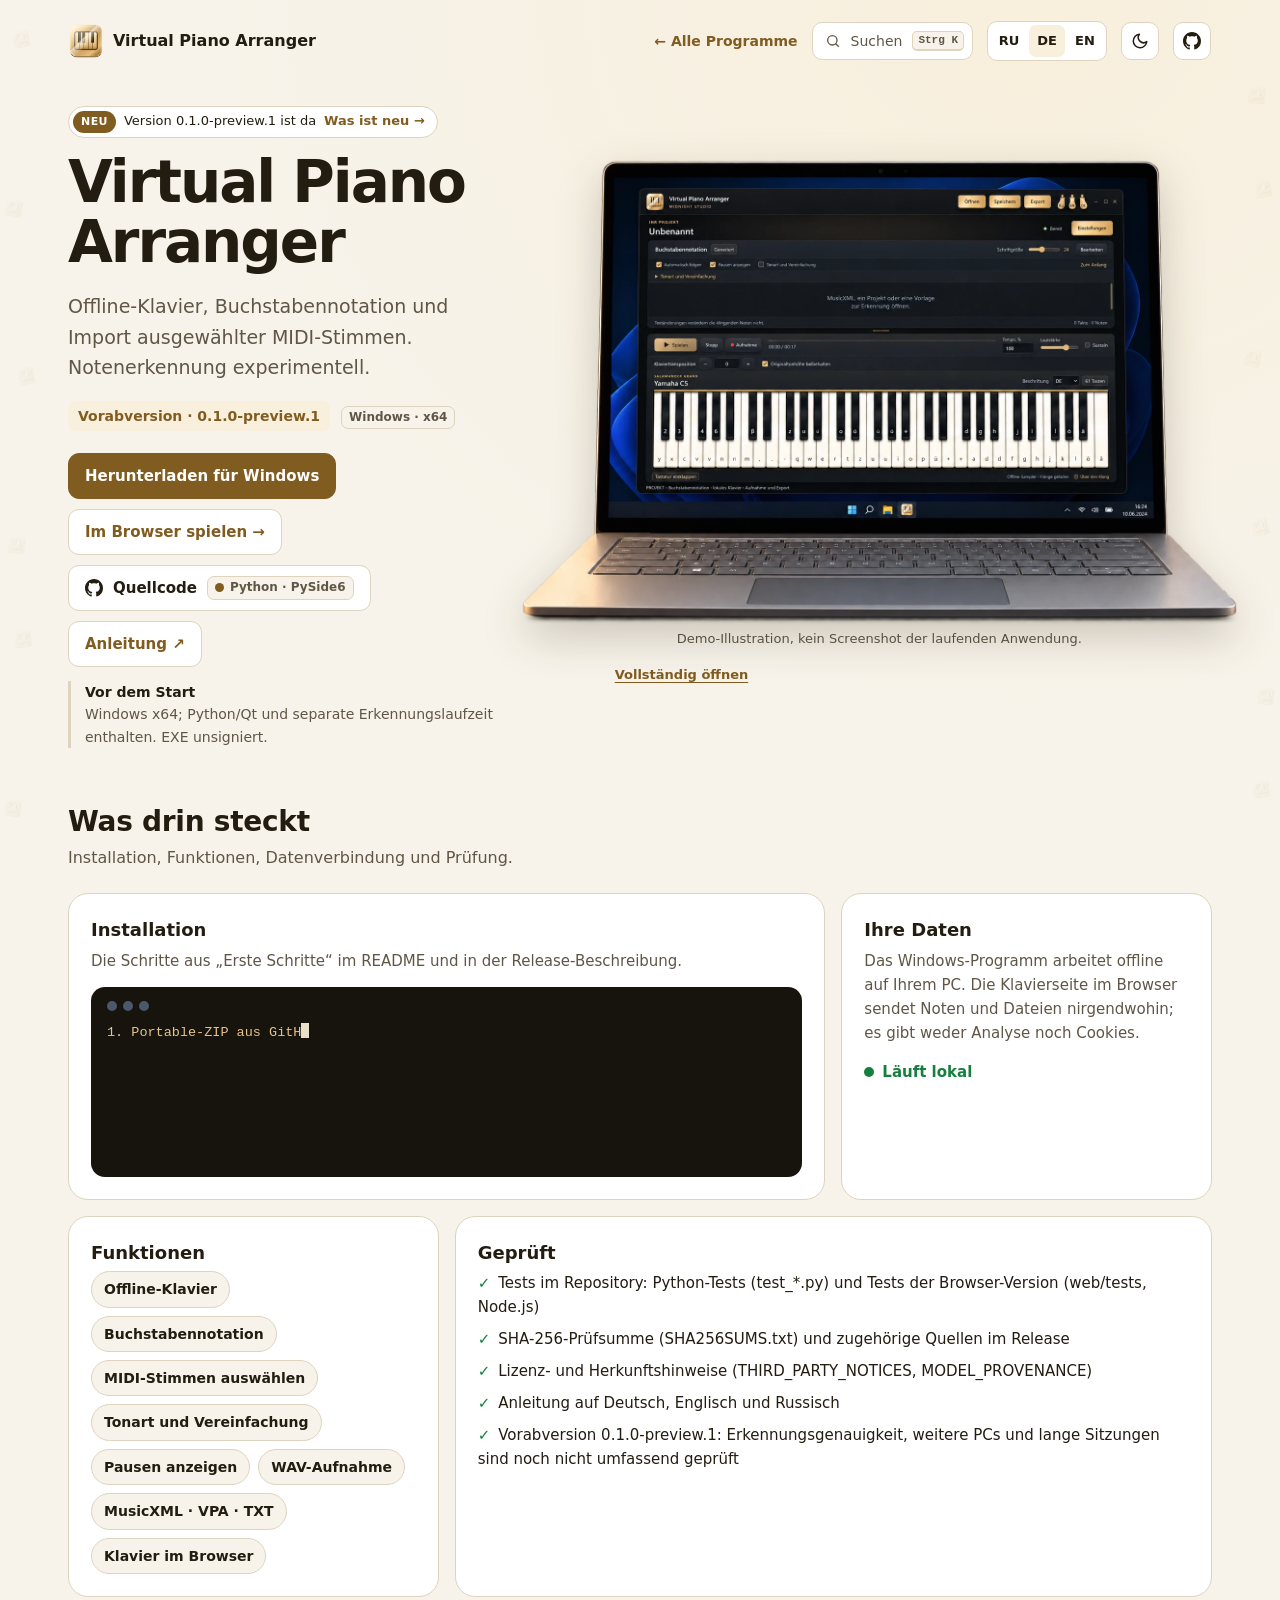
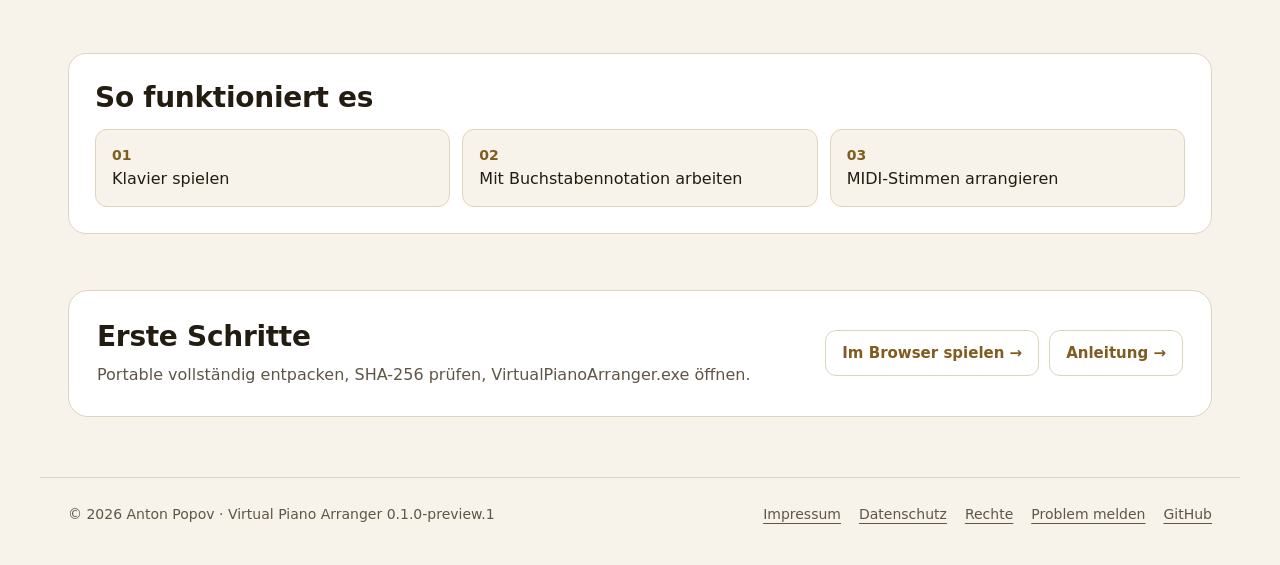
<file: index-de.html>
<!doctype html>
<html lang="de">
<head>
<meta charset="utf-8">
<meta name="viewport" content="width=device-width,initial-scale=1">
<script>location.replace('index.html'+location.hash)</script>
<meta http-equiv="refresh" content="0; url=index.html">
<link rel="canonical" href="https://popovantondev.github.io/VirtualPianoArranger/index.html">
<meta name="robots" content="noindex">
<title>Virtual Piano Arranger — Weiterleitung</title>
</head>
<body>
<p>Diese Seite ist umgezogen: <a href="index.html">Virtual Piano Arranger — Startseite</a></p>
<p><a href="index-en.html" lang="en" hreflang="en">English</a> · <a href="index-ru.html" lang="ru" hreflang="ru">Русский</a></p>
</body>
</html>
</file>
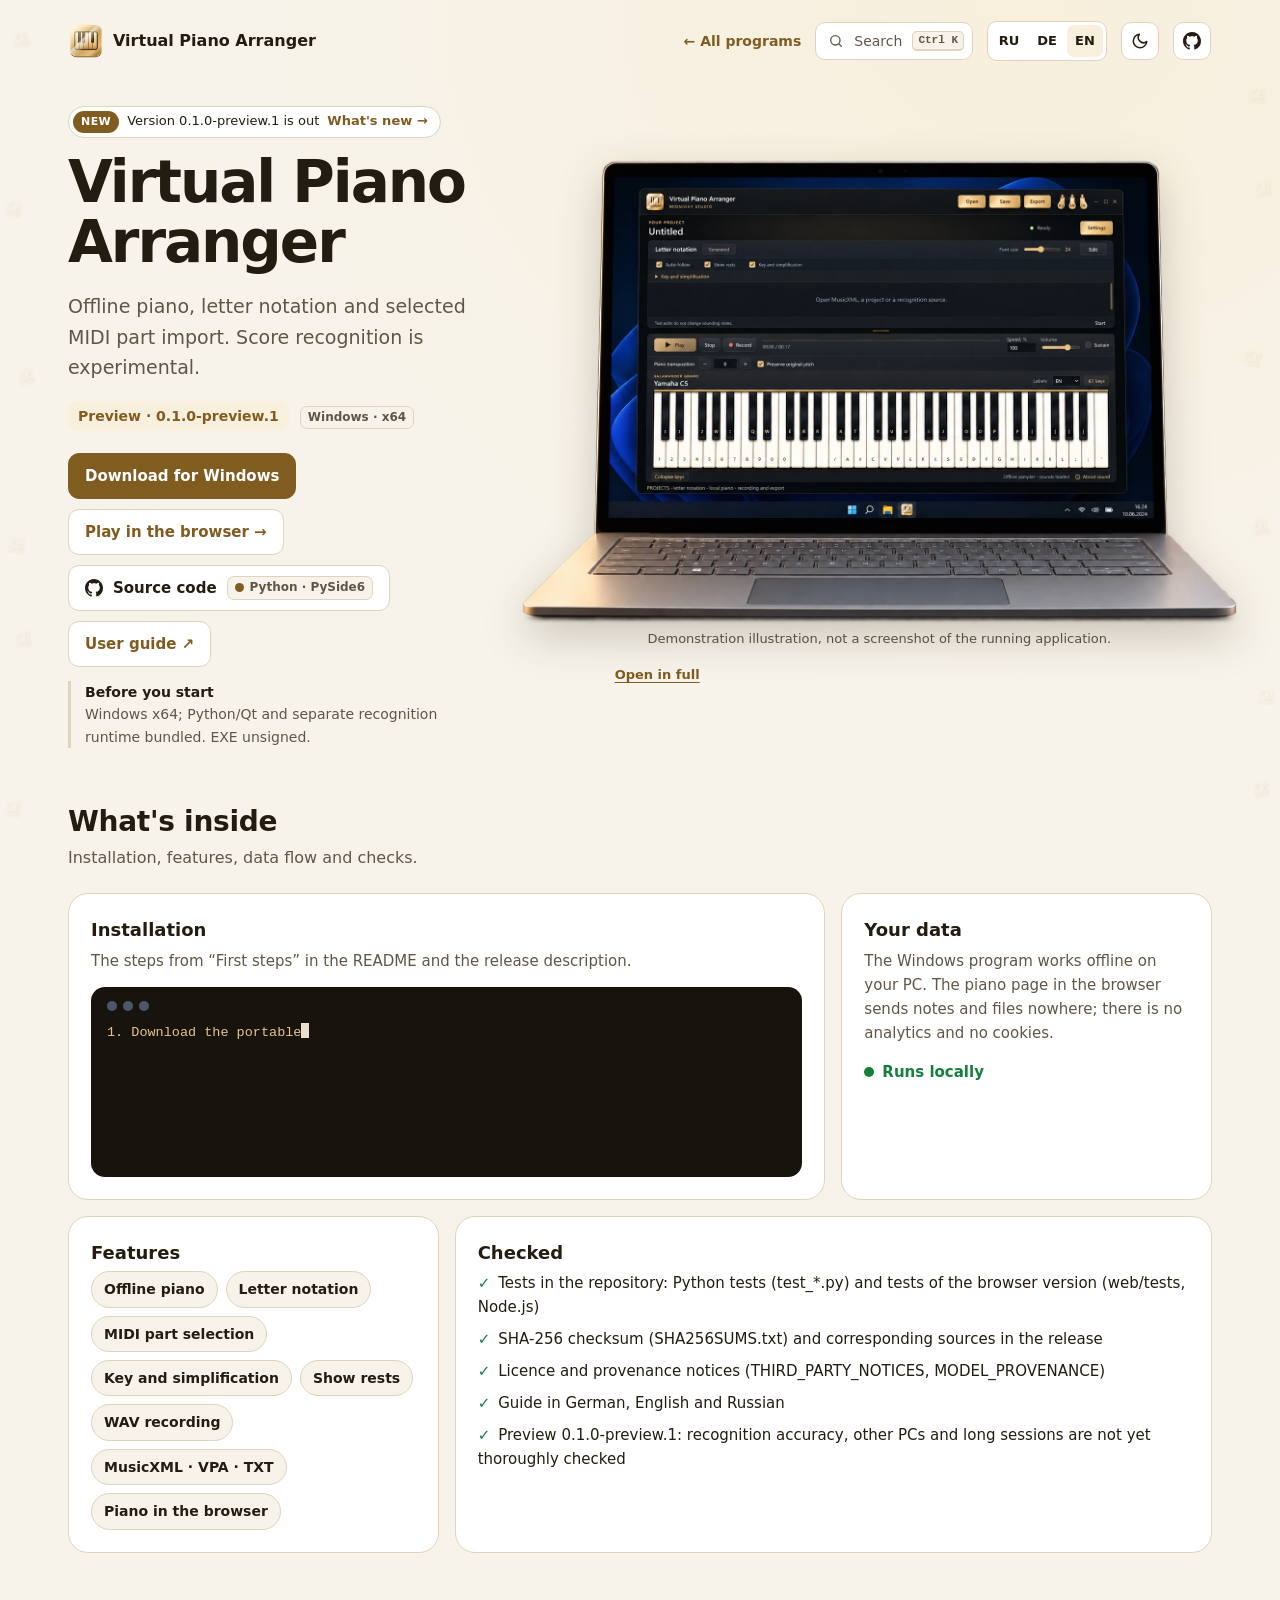
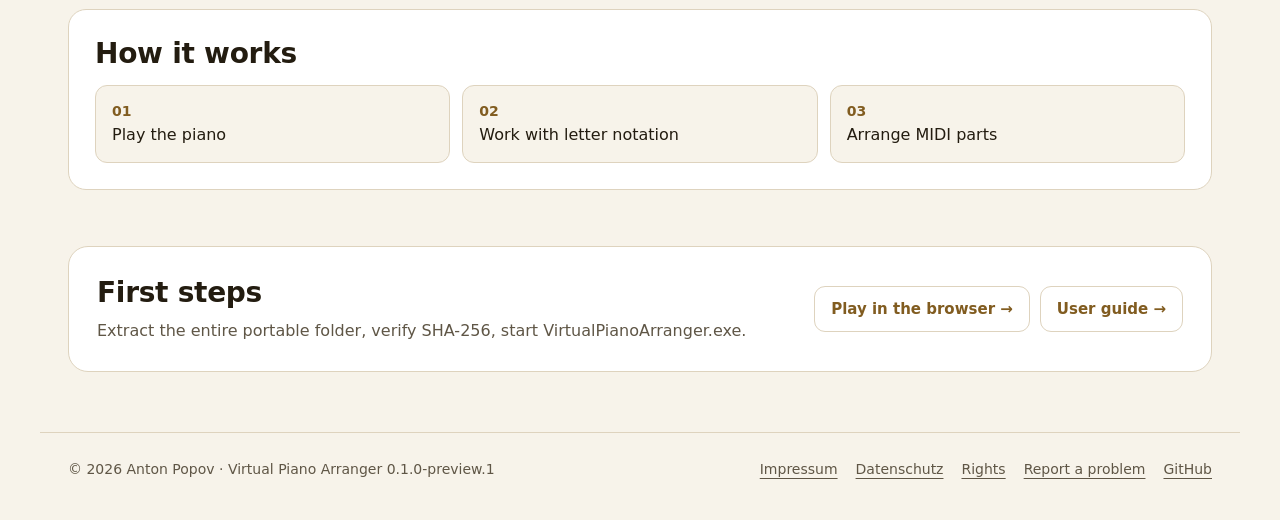
<file: index-en.html>
<!doctype html>
<html lang="en">
<head>
<meta charset="utf-8">
<meta name="viewport" content="width=device-width,initial-scale=1">
<meta name="color-scheme" content="light dark">
<meta name="description" content="Offline piano, letter notation and selected MIDI part import. Score recognition is experimental.">
<title>Virtual Piano Arranger — Offline piano, letter notation and selected MIDI part import</title>
<link rel="icon" href="presentation-icon.png">
<script src="assets/kit/kit-theme.js"></script><link rel="stylesheet" href="assets/kit/kit.css?v=2026.11.16-1"><link rel="stylesheet" href="theme.css?v=2026.11.16-1"><script src="assets/kit/programs.js?v=2026.11.16-1" defer></script><script src="assets/kit/kit.js?v=2026.11.16-1" defer></script>
<link rel="stylesheet" href="presentation.css?v=2026.11.16-1-laptop">
</head>
<body class="ppk-page">
<a class="ppk-skip" href="#main">Skip to content</a>
<div class="ppk-nav-wrap" id="ppk-nav-wrap">
  <nav class="ppk-nav" aria-label="Main navigation">
    <a class="ppk-brand" href="index-en.html"><img src="presentation-icon.png" alt="" width="34" height="34"><span>Virtual Piano Arranger</span></a>
    <span class="ppk-spacer"></span>
    <a class="ppk-back" href="https://popovantondev.github.io/popovantondev/index-en.html">← All programs</a>
    <button class="ppk-search-btn" type="button" data-ppk-open-search aria-label="Search programs"><span>Search</span><kbd>Ctrl K</kbd></button>
    <div class="ppk-langs"><a href="index-ru.html" lang="ru" hreflang="ru">RU</a><a href="index.html" lang="de" hreflang="de">DE</a><a href="index-en.html" lang="en" hreflang="en" aria-current="page">EN</a></div>
    <button class="ppk-icon-btn ppk-theme-btn" type="button" data-ppk-theme aria-label="Switch colour scheme"></button>
    <a class="ppk-icon-btn ppk-gh-btn" href="https://github.com/popovantondev/VirtualPianoArranger" aria-label="GitHub"></a>
  </nav>
</div>
<main class="ppk-shell" id="main">
<div class="ppk-hero ppk-hero-laptop">
<div>
<a class="ppk-pill" href="https://github.com/popovantondev/VirtualPianoArranger/releases/tag/v0.1.0-preview.1"><span class="ppk-new">NEW</span><span>Version 0.1.0-preview.1 is out</span> <span class="ppk-more">What&#x27;s new →</span></a>
<h1>Virtual Piano Arranger</h1>
<p class="ppk-lead">Offline piano, letter notation and selected MIDI part import. Score recognition is experimental.</p>
<span class="ppk-status">Preview · 0.1.0-preview.1</span> <span class="ppk-chip ppk-meta-chip">Windows · x64</span>
<div class="ppk-actions">
<a class="ppk-btn ppk-btn-primary" href="https://github.com/popovantondev/VirtualPianoArranger/releases/tag/v0.1.0-preview.1">Download for Windows</a>
<a class="ppk-btn" href="play-en.html">Play in the browser →</a>
<a class="ppk-btn ppk-btn-gh" href="https://github.com/popovantondev/VirtualPianoArranger">Source code <span class="ppk-chip"><i class="ppk-dot"></i>Python · PySide6</span></a>
<a class="ppk-btn" href="Guide-en.html">User guide ↗</a>
</div>
<p class="ppk-requirements"><strong>Before you start</strong>Windows x64; Python/Qt and separate recognition runtime bundled. EXE unsigned.</p>

</div>
<figure class="laptop-hero">
<a class="laptop-link" href="assets/surface-laptop-cutout-en.webp"><img src="assets/surface-laptop-cutout-en.webp" alt="Virtual Piano Arranger — Demonstration illustration, not a screenshot of the running application." width="1496" height="974" decoding="async" fetchpriority="high"></a>
<figcaption>Demonstration illustration, not a screenshot of the running application.<a class="ppk-open" href="assets/surface-laptop-cutout-en.webp">Open in full</a></figcaption>
</figure>
</div>

<section class="ppk-bento-section ppk-section ppk-reveal">
<h2>What&#x27;s inside</h2>
<p class="ppk-sub">Installation, features, data flow and checks.</p>
<div class="ppk-bento">
<div class="ppk-tile ppk-wide"><h3>Installation</h3><p>The steps from “First steps” in the README and the release description.</p><div class="ppk-term" role="group" aria-label="Installation"><div class="ppk-term-bar"><i></i><i></i><i></i></div><div class="ppk-term-out"><div class="ppk-ps">1. Download the portable ZIP from GitHub Releases, compare SHA-256 with SHA256SUMS.txt</div><div class="ppk-ps">2. Extract the entire portable folder</div><div class="ppk-dim">   Keep the EXE beside its companion files; no Python or administrator access needed</div><div class="ppk-ps">3. Start VirtualPianoArranger.exe (the EXE is not digitally signed)</div><div class="ppk-ok">4. Open a MIDI file, audition the parts and import them</div></div></div></div>
<div class="ppk-tile"><h3>Your data</h3><p>The Windows program works offline on your PC. The piano page in the browser sends notes and files nowhere; there is no analytics and no cookies.</p><span class="ppk-live">Runs locally</span></div>
<div class="ppk-tile"><h3>Features</h3><div class="ppk-chips"><span>Offline piano</span><span>Letter notation</span><span>MIDI part selection</span><span>Key and simplification</span><span>Show rests</span><span>WAV recording</span><span>MusicXML · VPA · TXT</span><span>Piano in the browser</span></div></div>
<div class="ppk-tile ppk-wide"><h3>Checked</h3><ul class="ppk-checks"><li>Tests in the repository: Python tests (test_*.py) and tests of the browser version (web/tests, Node.js)</li><li>SHA-256 checksum (SHA256SUMS.txt) and corresponding sources in the release</li><li>Licence and provenance notices (THIRD_PARTY_NOTICES, MODEL_PROVENANCE)</li><li>Guide in German, English and Russian</li><li>Preview 0.1.0-preview.1: recognition accuracy, other PCs and long sessions are not yet thoroughly checked</li></ul></div>
</div>
</section>

<section class="ppk-section ppk-process ppk-reveal" aria-labelledby="process-title">
<h2 id="process-title">How it works</h2>
<ol class="ppk-flow"><li>Play the piano</li><li>Work with letter notation</li><li>Arrange MIDI parts</li></ol>
</section>

<section class="ppk-section ppk-start ppk-reveal">
<div><h2>First steps</h2><p>Extract the entire portable folder, verify SHA-256, start VirtualPianoArranger.exe.</p></div>
<div class="ppk-actions"><a class="ppk-btn" href="play-en.html">Play in the browser →</a><a class="ppk-btn" href="Guide-en.html">User guide →</a></div>
</section>
</main>
<footer class="ppk-footer">
<span>© 2026 Anton Popov · Virtual Piano Arranger 0.1.0-preview.1</span>
<nav aria-label="Legal"><a href="https://popovantondev.github.io/popovantondev/impressum.html">Impressum</a><a href="https://popovantondev.github.io/popovantondev/datenschutz.html">Datenschutz</a><a href="https://github.com/popovantondev/VirtualPianoArranger/blob/main/LICENSE">Rights</a><a href="https://github.com/popovantondev/VirtualPianoArranger/issues/new">Report a problem</a><a href="https://github.com/popovantondev/VirtualPianoArranger">GitHub</a></nav>
</footer>
</body>
</html>
</file>
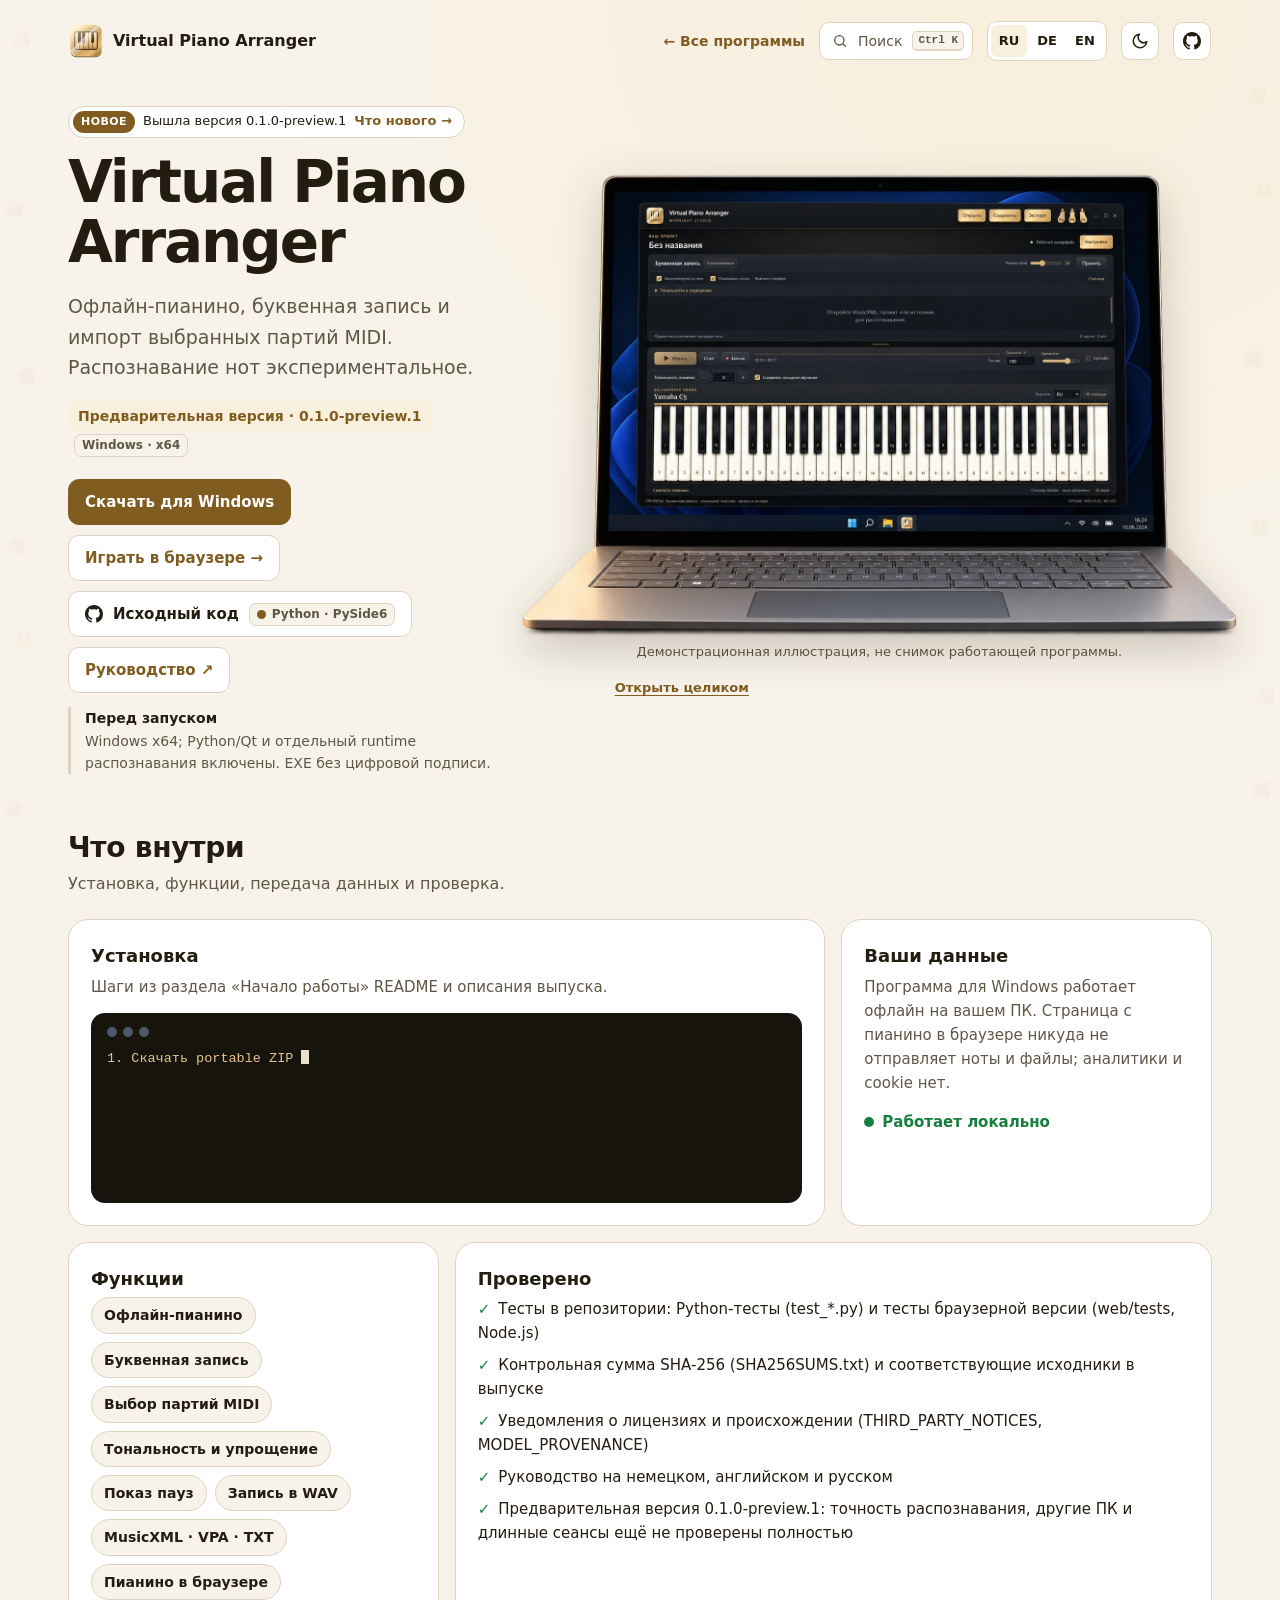
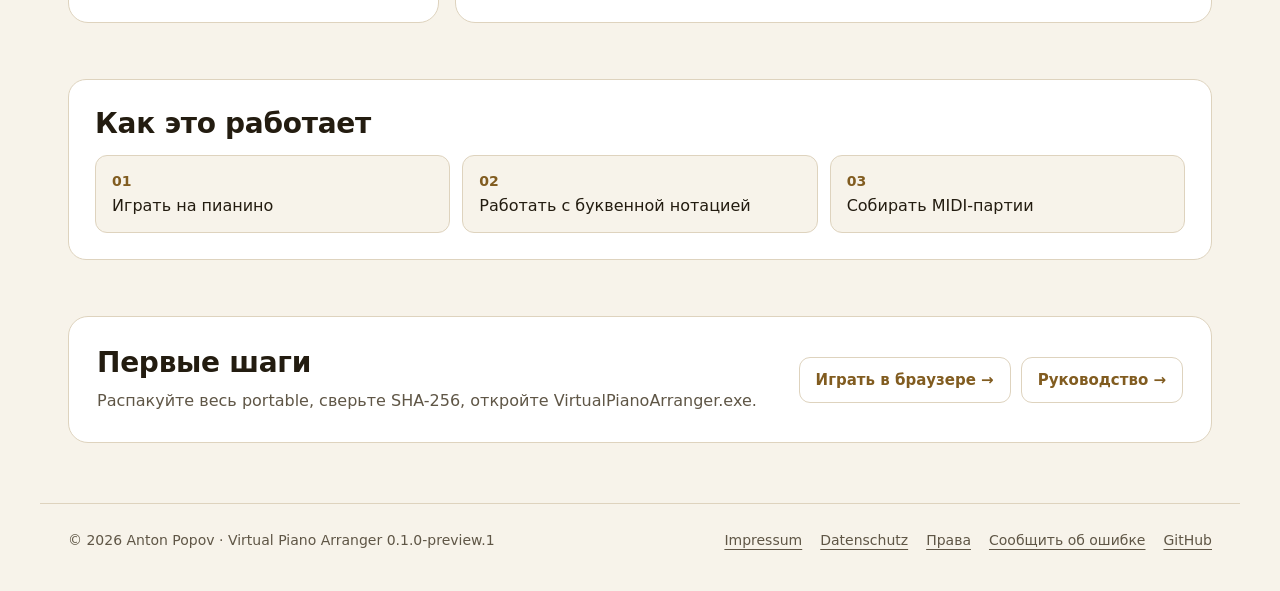
<file: index-ru.html>
<!doctype html>
<html lang="ru">
<head>
<meta charset="utf-8">
<meta name="viewport" content="width=device-width,initial-scale=1">
<meta name="color-scheme" content="light dark">
<meta name="description" content="Офлайн-пианино, буквенная запись и импорт выбранных партий MIDI. Распознавание нот экспериментальное.">
<title>Virtual Piano Arranger — Офлайн-пианино, буквенная запись и импорт выбранных партий MIDI</title>
<link rel="icon" href="presentation-icon.png">
<script src="assets/kit/kit-theme.js"></script><link rel="stylesheet" href="assets/kit/kit.css?v=2026.11.16-1"><link rel="stylesheet" href="theme.css?v=2026.11.16-1"><script src="assets/kit/programs.js?v=2026.11.16-1" defer></script><script src="assets/kit/kit.js?v=2026.11.16-1" defer></script>
<link rel="stylesheet" href="presentation.css?v=2026.11.16-1-laptop">
</head>
<body class="ppk-page">
<a class="ppk-skip" href="#main">К содержимому</a>
<div class="ppk-nav-wrap" id="ppk-nav-wrap">
  <nav class="ppk-nav" aria-label="Основная навигация">
    <a class="ppk-brand" href="index-ru.html"><img src="presentation-icon.png" alt="" width="34" height="34"><span>Virtual Piano Arranger</span></a>
    <span class="ppk-spacer"></span>
    <a class="ppk-back" href="https://popovantondev.github.io/popovantondev/index-ru.html">← Все программы</a>
    <button class="ppk-search-btn" type="button" data-ppk-open-search aria-label="Поиск по программам"><span>Поиск</span><kbd>Ctrl K</kbd></button>
    <div class="ppk-langs"><a href="index-ru.html" lang="ru" hreflang="ru" aria-current="page">RU</a><a href="index.html" lang="de" hreflang="de">DE</a><a href="index-en.html" lang="en" hreflang="en">EN</a></div>
    <button class="ppk-icon-btn ppk-theme-btn" type="button" data-ppk-theme aria-label="Сменить тему"></button>
    <a class="ppk-icon-btn ppk-gh-btn" href="https://github.com/popovantondev/VirtualPianoArranger" aria-label="GitHub"></a>
  </nav>
</div>
<main class="ppk-shell" id="main">
<div class="ppk-hero ppk-hero-laptop">
<div>
<a class="ppk-pill" href="https://github.com/popovantondev/VirtualPianoArranger/releases/tag/v0.1.0-preview.1"><span class="ppk-new">НОВОЕ</span><span>Вышла версия 0.1.0-preview.1</span> <span class="ppk-more">Что нового →</span></a>
<h1>Virtual Piano Arranger</h1>
<p class="ppk-lead">Офлайн-пианино, буквенная запись и импорт выбранных партий MIDI. Распознавание нот экспериментальное.</p>
<span class="ppk-status">Предварительная версия · 0.1.0-preview.1</span> <span class="ppk-chip ppk-meta-chip">Windows · x64</span>
<div class="ppk-actions">
<a class="ppk-btn ppk-btn-primary" href="https://github.com/popovantondev/VirtualPianoArranger/releases/tag/v0.1.0-preview.1">Скачать для Windows</a>
<a class="ppk-btn" href="play-ru.html">Играть в браузере →</a>
<a class="ppk-btn ppk-btn-gh" href="https://github.com/popovantondev/VirtualPianoArranger">Исходный код <span class="ppk-chip"><i class="ppk-dot"></i>Python · PySide6</span></a>
<a class="ppk-btn" href="Guide-ru.html">Руководство ↗</a>
</div>
<p class="ppk-requirements"><strong>Перед запуском</strong>Windows x64; Python/Qt и отдельный runtime распознавания включены. EXE без цифровой подписи.</p>

</div>
<figure class="laptop-hero">
<a class="laptop-link" href="assets/surface-laptop-cutout-ru.webp"><img src="assets/surface-laptop-cutout-ru.webp" alt="Virtual Piano Arranger — Демонстрационная иллюстрация, не снимок работающей программы." width="1496" height="974" decoding="async" fetchpriority="high"></a>
<figcaption>Демонстрационная иллюстрация, не снимок работающей программы.<a class="ppk-open" href="assets/surface-laptop-cutout-ru.webp">Открыть целиком</a></figcaption>
</figure>
</div>

<section class="ppk-bento-section ppk-section ppk-reveal">
<h2>Что внутри</h2>
<p class="ppk-sub">Установка, функции, передача данных и проверка.</p>
<div class="ppk-bento">
<div class="ppk-tile ppk-wide"><h3>Установка</h3><p>Шаги из раздела «Начало работы» README и описания выпуска.</p><div class="ppk-term" role="group" aria-label="Установка"><div class="ppk-term-bar"><i></i><i></i><i></i></div><div class="ppk-term-out"><div class="ppk-ps">1. Скачать portable ZIP из GitHub Releases, сверить SHA-256 с SHA256SUMS.txt</div><div class="ppk-ps">2. Распаковать всю папку portable</div><div class="ppk-dim">   EXE нельзя переносить отдельно от остальных файлов; Python и права администратора не нужны</div><div class="ppk-ps">3. Запустить VirtualPianoArranger.exe (EXE без цифровой подписи)</div><div class="ppk-ok">4. Открыть MIDI, прослушать партии и импортировать нужные</div></div></div></div>
<div class="ppk-tile"><h3>Ваши данные</h3><p>Программа для Windows работает офлайн на вашем ПК. Страница с пианино в браузере никуда не отправляет ноты и файлы; аналитики и cookie нет.</p><span class="ppk-live">Работает локально</span></div>
<div class="ppk-tile"><h3>Функции</h3><div class="ppk-chips"><span>Офлайн-пианино</span><span>Буквенная запись</span><span>Выбор партий MIDI</span><span>Тональность и упрощение</span><span>Показ пауз</span><span>Запись в WAV</span><span>MusicXML · VPA · TXT</span><span>Пианино в браузере</span></div></div>
<div class="ppk-tile ppk-wide"><h3>Проверено</h3><ul class="ppk-checks"><li>Тесты в репозитории: Python-тесты (test_*.py) и тесты браузерной версии (web/tests, Node.js)</li><li>Контрольная сумма SHA-256 (SHA256SUMS.txt) и соответствующие исходники в выпуске</li><li>Уведомления о лицензиях и происхождении (THIRD_PARTY_NOTICES, MODEL_PROVENANCE)</li><li>Руководство на немецком, английском и русском</li><li>Предварительная версия 0.1.0-preview.1: точность распознавания, другие ПК и длинные сеансы ещё не проверены полностью</li></ul></div>
</div>
</section>

<section class="ppk-section ppk-process ppk-reveal" aria-labelledby="process-title">
<h2 id="process-title">Как это работает</h2>
<ol class="ppk-flow"><li>Играть на пианино</li><li>Работать с буквенной нотацией</li><li>Собирать MIDI-партии</li></ol>
</section>

<section class="ppk-section ppk-start ppk-reveal">
<div><h2>Первые шаги</h2><p>Распакуйте весь portable, сверьте SHA-256, откройте VirtualPianoArranger.exe.</p></div>
<div class="ppk-actions"><a class="ppk-btn" href="play-ru.html">Играть в браузере →</a><a class="ppk-btn" href="Guide-ru.html">Руководство →</a></div>
</section>
</main>
<footer class="ppk-footer">
<span>© 2026 Anton Popov · Virtual Piano Arranger 0.1.0-preview.1</span>
<nav aria-label="Правовая информация"><a href="https://popovantondev.github.io/popovantondev/impressum.html">Impressum</a><a href="https://popovantondev.github.io/popovantondev/datenschutz.html">Datenschutz</a><a href="https://github.com/popovantondev/VirtualPianoArranger/blob/main/LICENSE">Права</a><a href="https://github.com/popovantondev/VirtualPianoArranger/issues/new">Сообщить об ошибке</a><a href="https://github.com/popovantondev/VirtualPianoArranger">GitHub</a></nav>
</footer>
</body>
</html>
</file>
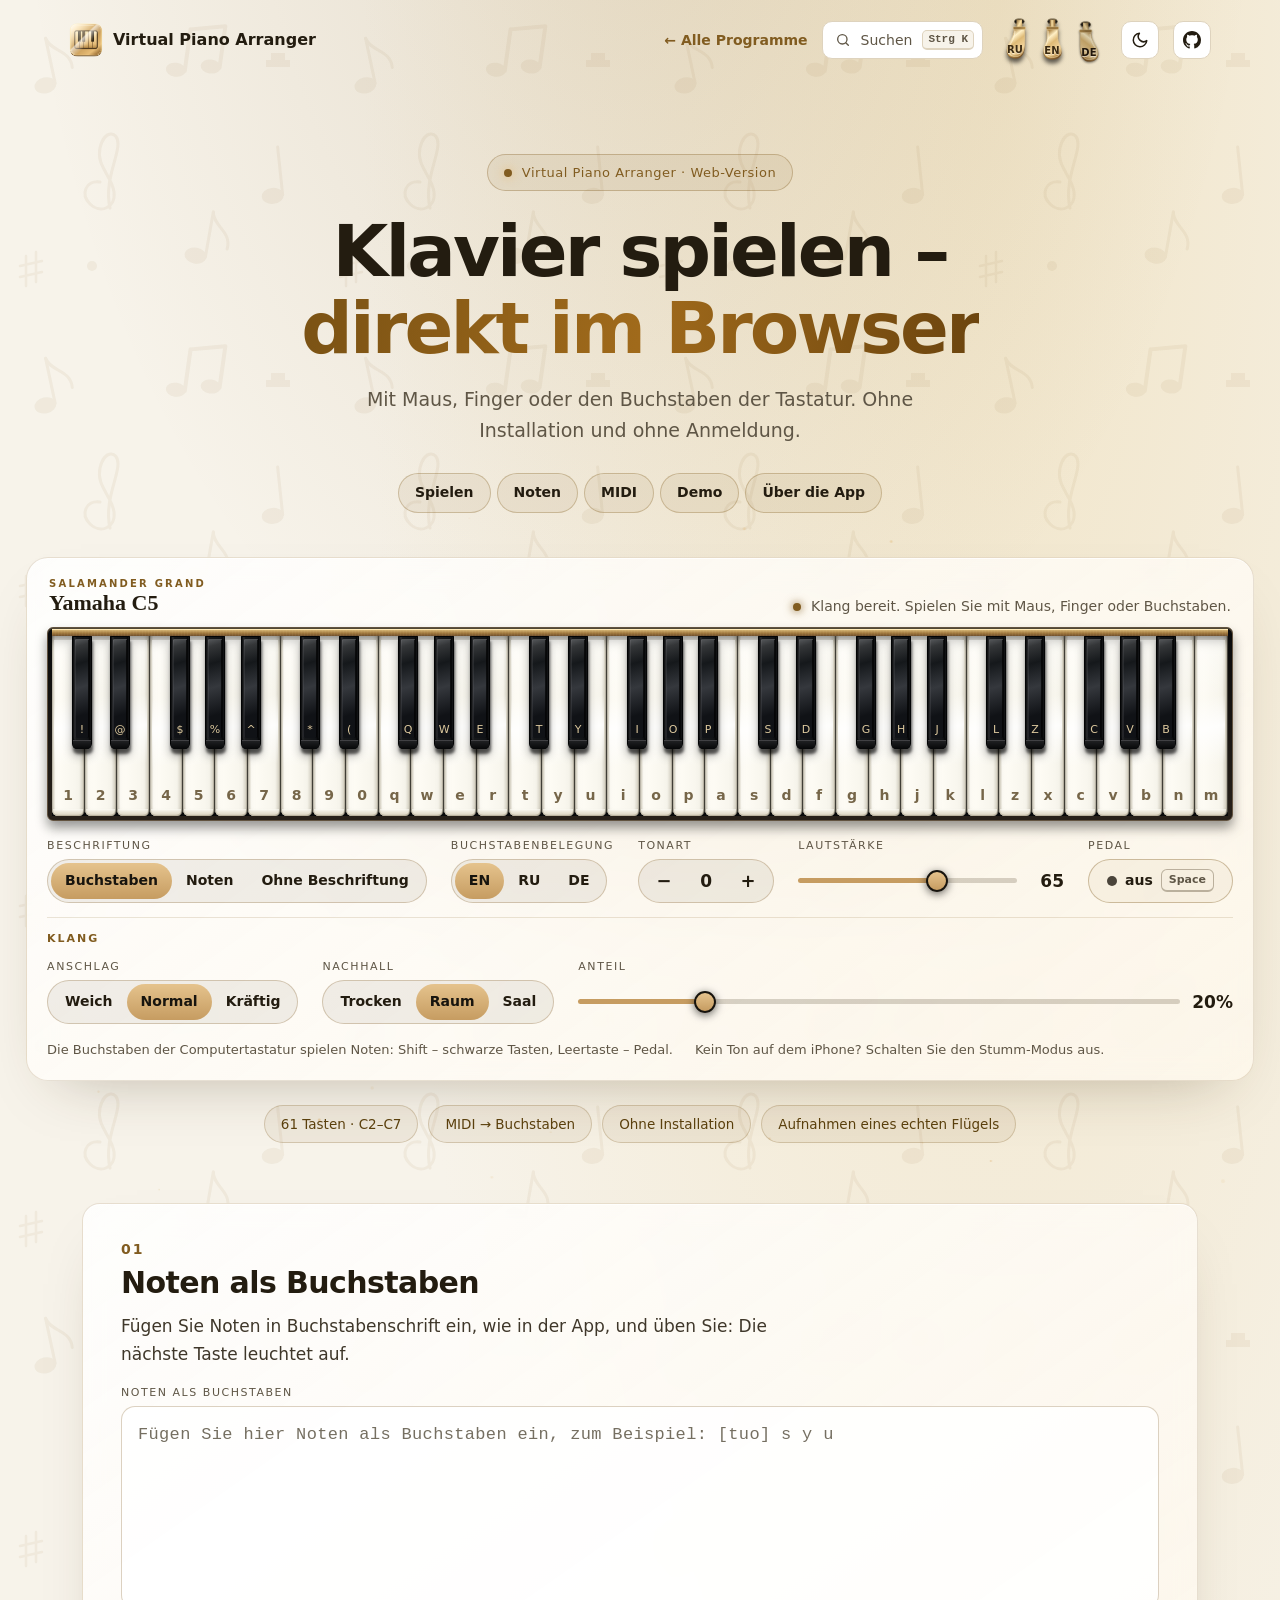
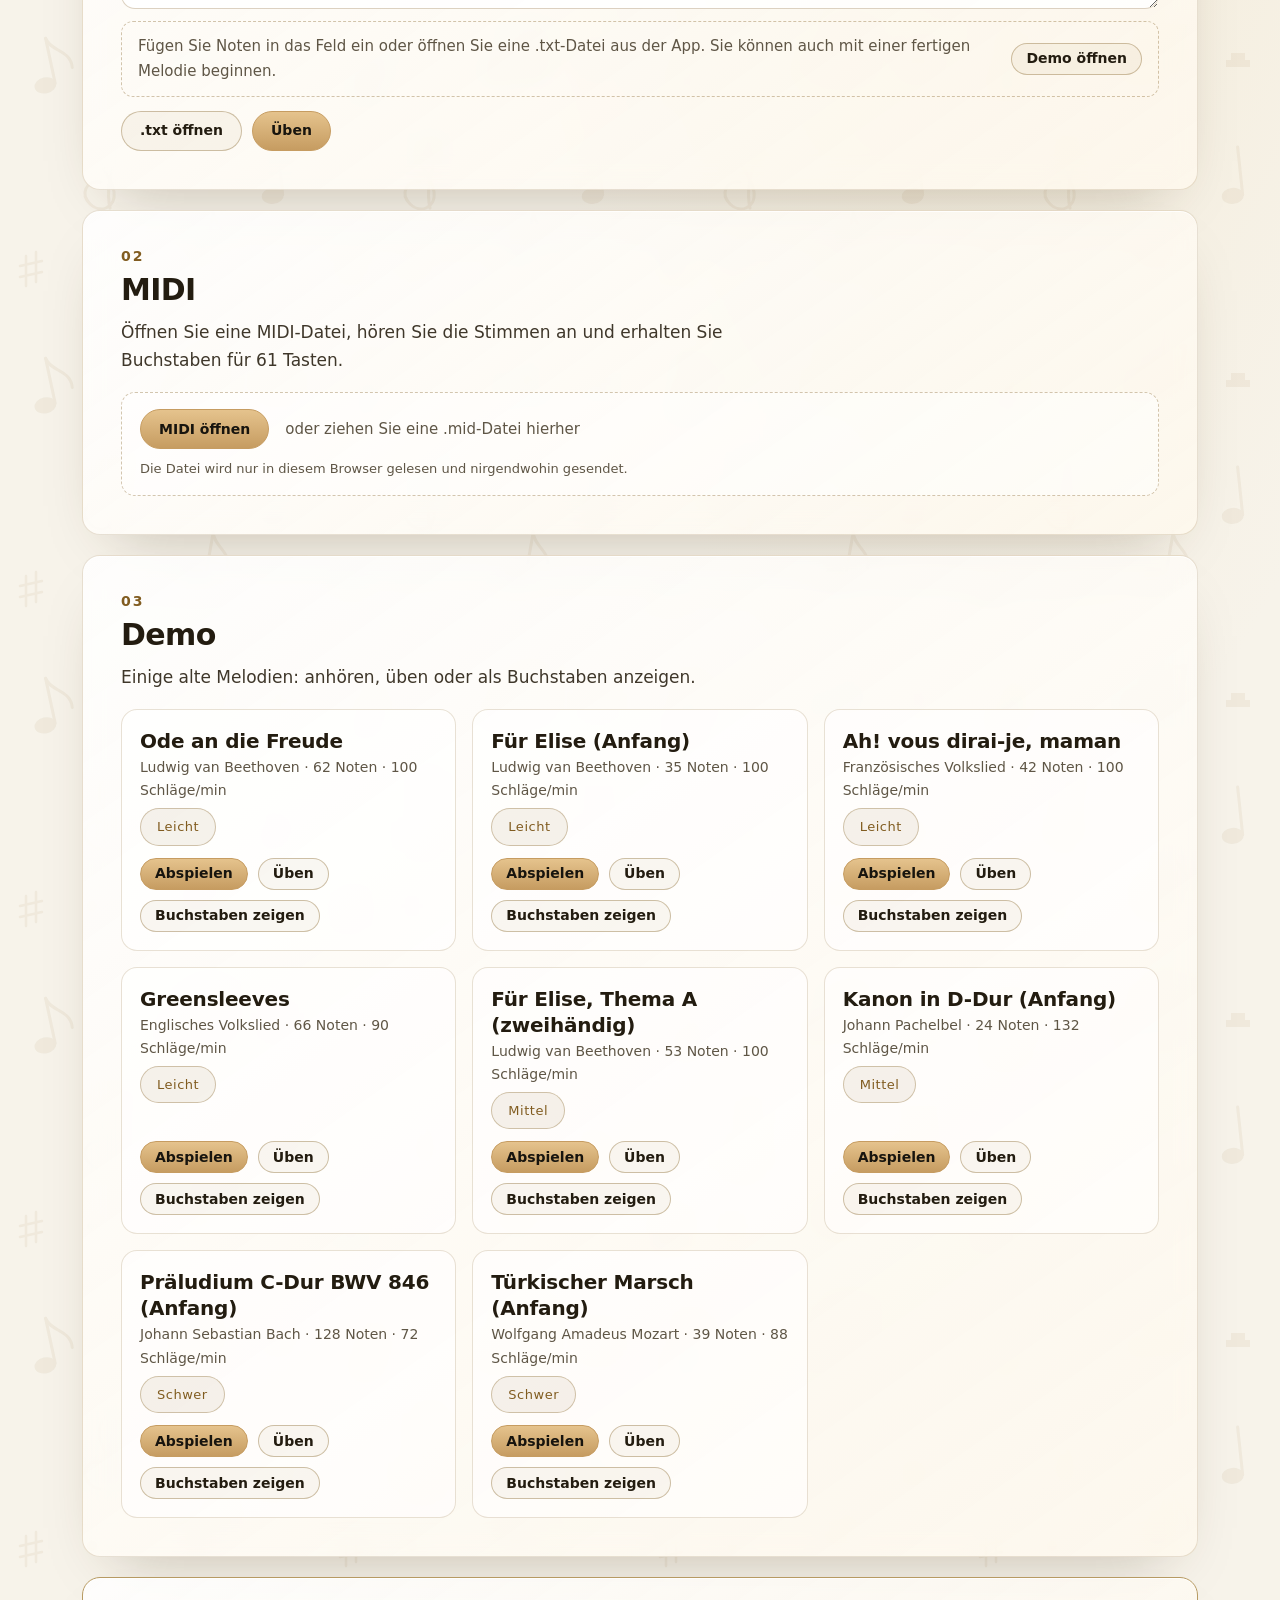
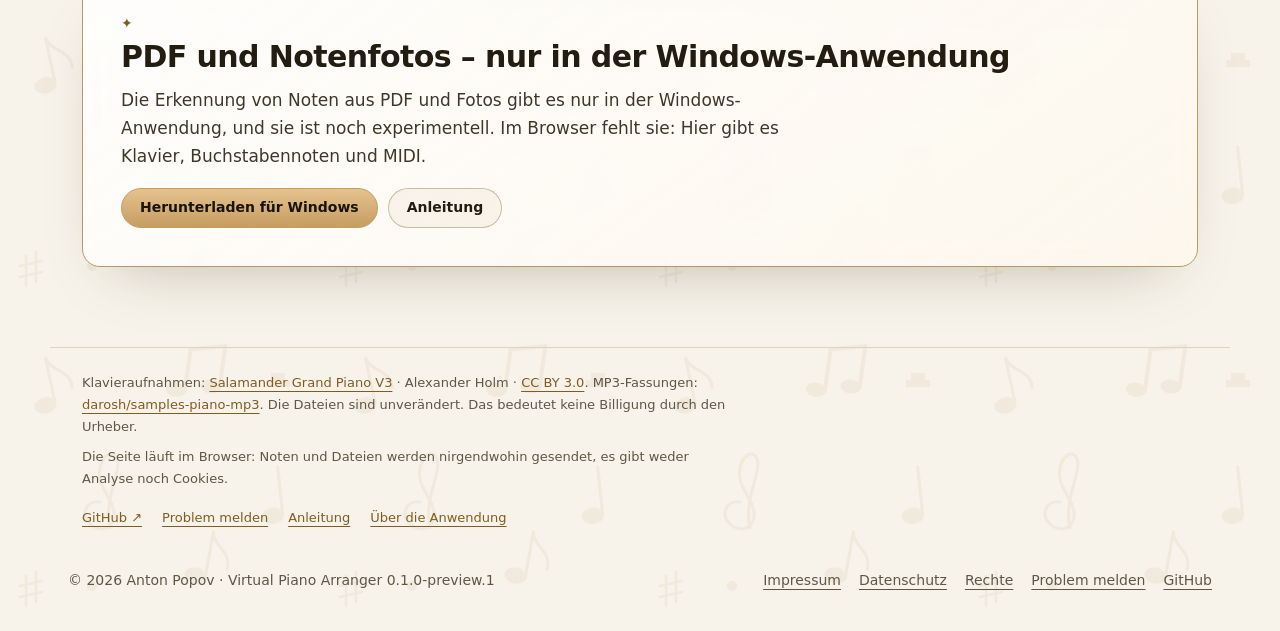
<file: play-de.html>
<!doctype html>
<html lang="de">
<head>
<meta charset="utf-8">
<meta name="viewport" content="width=device-width, initial-scale=1, viewport-fit=cover">
<meta name="theme-color" content="#111317" media="(prefers-color-scheme: dark)">
<meta name="theme-color" content="#f7f3ea" media="(prefers-color-scheme: light)">
<meta name="color-scheme" content="light dark">
<title>Virtual Piano Arranger — Klavier im Browser</title>
<meta name="description" content="Klavier mit 61 Tasten direkt im Browser: Spielen Sie mit Maus, Finger oder den Buchstaben der Tastatur. Ohne Installation, es wird nichts gesendet.">
<link rel="icon" href="presentation-icon.png">
<link rel="alternate" hreflang="ru" href="play-ru.html">
<link rel="alternate" hreflang="de" href="play-de.html">
<link rel="alternate" hreflang="en" href="play-en.html">
<script src="assets/kit/kit-theme.js"></script><link rel="stylesheet" href="assets/kit/kit.css?v=2026.11.16-1"><link rel="stylesheet" href="theme.css?v=2026.11.16-1"><script src="assets/kit/programs.js?v=2026.11.16-1" defer></script><script src="assets/kit/kit.js?v=2026.11.16-1" defer></script>
<link rel="stylesheet" href="web/play.css?v=8">
<script type="module" src="web/js/app.js?v=2"></script>
</head>
<body class="ppk-page play-page" data-ppk-slash="off">
<a class="ppk-skip" href="#play">Zum Klavier</a>
<div class="ppk-nav-wrap" id="ppk-nav-wrap">
  <nav class="ppk-nav" aria-label="Hauptnavigation">
    <a class="ppk-brand" href="index.html"><img src="presentation-icon.png" alt="" width="34" height="34"><span>Virtual Piano Arranger</span></a>
    <span class="ppk-spacer"></span>
    <a class="ppk-back" href="https://popovantondev.github.io/popovantondev/index.html">← Alle Programme</a>
    <button class="ppk-search-btn" type="button" data-ppk-open-search aria-label="Programme durchsuchen"><span>Suchen</span><kbd>Strg K</kbd></button>
    <div class="languages"><a class="pedal-link" href="play-ru.html" lang="ru" hreflang="ru" aria-label="Русский" title="Русский"><span class="pedal-label">RU</span></a><a class="pedal-link" href="play-en.html" lang="en" hreflang="en" aria-label="English" title="English"><span class="pedal-label">EN</span></a><a class="pedal-link" href="play-de.html" lang="de" hreflang="de" aria-label="Deutsch" title="Deutsch" aria-current="page"><span class="pedal-label">DE</span></a></div>
    <button class="ppk-icon-btn ppk-theme-btn" type="button" data-ppk-theme aria-label="Farbschema wechseln"></button>
    <a class="ppk-icon-btn ppk-gh-btn" href="https://github.com/popovantondev/VirtualPianoArranger" aria-label="GitHub"></a>
  </nav>
</div>

<main id="content">
  <section class="hero" aria-labelledby="page-title">
    <p class="tag"><span class="dot" aria-hidden="true"></span>Virtual Piano Arranger · Web-Version</p>
    <h1 id="page-title">Klavier spielen – <em>direkt im Browser</em></h1>
    <p class="lead">Mit Maus, Finger oder den Buchstaben der Tastatur. Ohne Installation und ohne Anmeldung.</p>
    <nav class="page-menu" aria-label="Abschnitte der Seite">
      <a href="#play">Spielen</a>
      <a href="#sheet">Noten</a>
      <a href="#midi">MIDI</a>
      <a href="#demos">Demo</a>
      <a href="#about">Über die App</a>
    </nav>
  </section>

  <section class="stage" id="play" aria-labelledby="play-title" data-keyboard-label="Klavier mit 61 Tasten, C2–C7">
    <h2 id="play-title" class="visually-hidden">Klavier</h2>
    <canvas class="glow-canvas" id="glow-canvas" aria-hidden="true"></canvas>
    <div class="stage-card glass">
      <div class="piano-heading">
        <div class="piano-title">
          <p class="piano-eyebrow">SALAMANDER GRAND</p>
          <p class="piano-name">Yamaha C5</p>
        </div>
        <div class="piano-meta">
          <div class="sound">
            <p class="sound-status" id="sound-status" role="status" aria-live="polite">Klang wird geladen …</p>
            <button class="btn small" id="sound-retry" type="button" hidden>Erneut versuchen</button>
            <div class="progress" id="sound-progress" hidden><span id="sound-progress-bar"></span></div>
          </div>
          <div class="scroll-nav" id="scroll-nav" hidden>
            <button class="btn icon" id="scroll-left" type="button" aria-label="Klavier nach links scrollen">&#9664;</button>
            <button class="btn icon" id="scroll-right" type="button" aria-label="Klavier nach rechts scrollen">&#9654;</button>
          </div>
        </div>
      </div>

      <div class="keyboard-bed">
        <div class="gold-felt" aria-hidden="true"></div>
        <div class="piano-scroll" id="piano-scroll" role="region" aria-label="Klavier mit 61 Tasten, C2–C7" tabindex="0"></div>
      </div>

      <div class="controls">
        <div class="group" role="group" aria-labelledby="g-labels">
          <span class="group-label" id="g-labels">Beschriftung</span>
          <div class="seg">
            <button type="button" data-labels="letters" aria-pressed="true">Buchstaben</button>
            <button type="button" data-labels="notes" aria-pressed="false">Noten</button>
            <button type="button" data-labels="none" aria-pressed="false">Ohne Beschriftung</button>
          </div>
        </div>
        <div class="group" role="group" aria-labelledby="g-layout">
          <span class="group-label" id="g-layout">Buchstabenbelegung</span>
          <div class="seg">
            <button type="button" data-layout="en" aria-pressed="true">EN</button>
            <button type="button" data-layout="ru" aria-pressed="false">RU</button>
            <button type="button" data-layout="de" aria-pressed="false">DE</button>
          </div>
        </div>
        <div class="group" role="group" aria-labelledby="g-tune">
          <span class="group-label" id="g-tune">Tonart</span>
          <div class="seg stepper">
            <button type="button" id="tune-down" aria-label="Tonart einen Halbton tiefer">&minus;</button>
            <output id="tune-value" for="tune-down tune-up">0</output>
            <button type="button" id="tune-up" aria-label="Tonart einen Halbton höher">+</button>
          </div>
        </div>
        <div class="group group-volume">
          <label class="group-label" for="volume">Lautstärke</label>
          <div class="slider"><input type="range" id="volume" min="0" max="100" step="1" value="65"><output id="volume-value" for="volume">65</output></div>
        </div>
        <div class="group">
          <span class="group-label" id="g-pedal">Pedal</span>
          <button type="button" class="btn pedal" id="pedal" aria-pressed="false" aria-labelledby="g-pedal pedal-state"><span class="pedal-lamp" aria-hidden="true"></span><span id="pedal-state">aus</span><kbd class="hint-keyboard">Space</kbd></button>
        </div>
      </div>

      <div class="controls controls-sound" role="group" aria-labelledby="g-sound">
        <p class="controls-title" id="g-sound">Klang</p>
        <div class="group" role="group" aria-labelledby="g-hit">
          <span class="group-label" id="g-hit">Anschlag</span>
          <div class="seg">
            <button type="button" data-hit="soft" aria-pressed="false">Weich</button>
            <button type="button" data-hit="normal" aria-pressed="true">Normal</button>
            <button type="button" data-hit="bright" aria-pressed="false">Kräftig</button>
          </div>
        </div>
        <div class="group" role="group" aria-labelledby="g-reverb">
          <span class="group-label" id="g-reverb">Nachhall</span>
          <div class="seg">
            <button type="button" data-reverb="off" aria-pressed="false">Trocken</button>
            <button type="button" data-reverb="room" aria-pressed="true">Raum</button>
            <button type="button" data-reverb="hall" aria-pressed="false">Saal</button>
          </div>
        </div>
        <div class="group group-volume">
          <label class="group-label" for="reverb-amount">Anteil</label>
          <div class="slider"><input type="range" id="reverb-amount" min="0" max="100" step="1" value="20"><output id="reverb-amount-value" for="reverb-amount">20%</output></div>
        </div>
      </div>

      <p class="hints">
        <span class="hint hint-keyboard">Die Buchstaben der Computertastatur spielen Noten: Shift – schwarze Tasten, Leertaste – Pedal.</span>
        <span class="hint">Kein Ton auf dem iPhone? Schalten Sie den Stumm-Modus aus.</span>
      </p>
    </div>
    <ul class="pills" aria-label="Kurz gesagt">
      <li>61 Tasten · C2–C7</li>
      <li>MIDI → Buchstaben</li>
      <li>Ohne Installation</li>
      <li>Aufnahmen eines echten Flügels</li>
    </ul>
  </section>

  <section class="panel glass" id="sheet" aria-labelledby="sheet-title" data-panel="sheet">
    <p class="panel-index" aria-hidden="true">01</p>
    <h2 id="sheet-title">Noten als Buchstaben</h2>
    <p class="panel-lead">Fügen Sie Noten in Buchstabenschrift ein, wie in der App, und üben Sie: Die nächste Taste leuchtet auf.</p>
    <div class="panel-body" data-panel-body><p class="soon">Der Bereich wird geladen … Er braucht JavaScript.</p></div>
  </section>

  <section class="panel glass" id="midi" aria-labelledby="midi-title" data-panel="midi">
    <p class="panel-index" aria-hidden="true">02</p>
    <h2 id="midi-title">MIDI</h2>
    <p class="panel-lead">Öffnen Sie eine MIDI-Datei, hören Sie die Stimmen an und erhalten Sie Buchstaben für 61 Tasten.</p>
    <div class="panel-body" data-panel-body><p class="soon">Der Bereich wird geladen … Er braucht JavaScript.</p></div>
  </section>

  <section class="panel glass" id="demos" aria-labelledby="demos-title" data-panel="demos">
    <p class="panel-index" aria-hidden="true">03</p>
    <h2 id="demos-title">Demo</h2>
    <p class="panel-lead">Einige alte Melodien: anhören, üben oder als Buchstaben anzeigen.</p>
    <div class="panel-body" data-panel-body><p class="soon">Der Bereich wird geladen … Er braucht JavaScript.</p></div>
  </section>

  <section class="panel glass about" id="about" aria-labelledby="about-title">
    <p class="panel-index" aria-hidden="true">&#10022;</p>
    <h2 id="about-title">PDF und Notenfotos – nur in der Windows-Anwendung</h2>
    <p class="panel-lead">Die Erkennung von Noten aus PDF und Fotos gibt es nur in der Windows-Anwendung, und sie ist noch experimentell. Im Browser fehlt sie: Hier gibt es Klavier, Buchstabennoten und MIDI.</p>
    <div class="actions">
      <a class="btn primary" href="https://github.com/popovantondev/VirtualPianoArranger/releases/tag/v0.1.0-preview.1">Herunterladen für Windows</a>
      <a class="btn" href="Guide-de.html">Anleitung</a>
    </div>
  </section>
</main>

<footer class="site-footer">
  <p class="attribution">Klavieraufnahmen: <a href="https://archive.org/details/SalamanderGrandPianoV3">Salamander Grand Piano V3</a> · Alexander Holm · <a href="https://creativecommons.org/licenses/by/3.0/">CC BY 3.0</a>. MP3-Fassungen: <a href="https://github.com/darosh/samples-piano-mp3">darosh/samples-piano-mp3</a>. Die Dateien sind unverändert. Das bedeutet keine Billigung durch den Urheber.</p>
  <p class="privacy">Die Seite läuft im Browser: Noten und Dateien werden nirgendwohin gesendet, es gibt weder Analyse noch Cookies.</p>
  <nav class="footer-links" aria-label="Links">
    <a href="https://github.com/popovantondev/VirtualPianoArranger">GitHub &#8599;</a>
    <a href="https://github.com/popovantondev/VirtualPianoArranger/issues/new">Problem melden</a>
    <a href="Guide-de.html">Anleitung</a>
    <a href="index.html">Über die Anwendung</a>
  </nav>
</footer>
<footer class="ppk-footer">
<span>© 2026 Anton Popov · Virtual Piano Arranger 0.1.0-preview.1</span>
<nav aria-label="Rechtliches"><a href="https://popovantondev.github.io/popovantondev/impressum.html">Impressum</a><a href="https://popovantondev.github.io/popovantondev/datenschutz.html">Datenschutz</a><a href="https://github.com/popovantondev/VirtualPianoArranger/blob/main/LICENSE">Rechte</a><a href="https://github.com/popovantondev/VirtualPianoArranger/issues/new">Problem melden</a><a href="https://github.com/popovantondev/VirtualPianoArranger">GitHub</a></nav>
</footer>
<noscript><p class="noscript">Das Klavier braucht JavaScript. Aktivieren Sie es in den Browser-Einstellungen.</p></noscript>
</body>
</html>
</file>
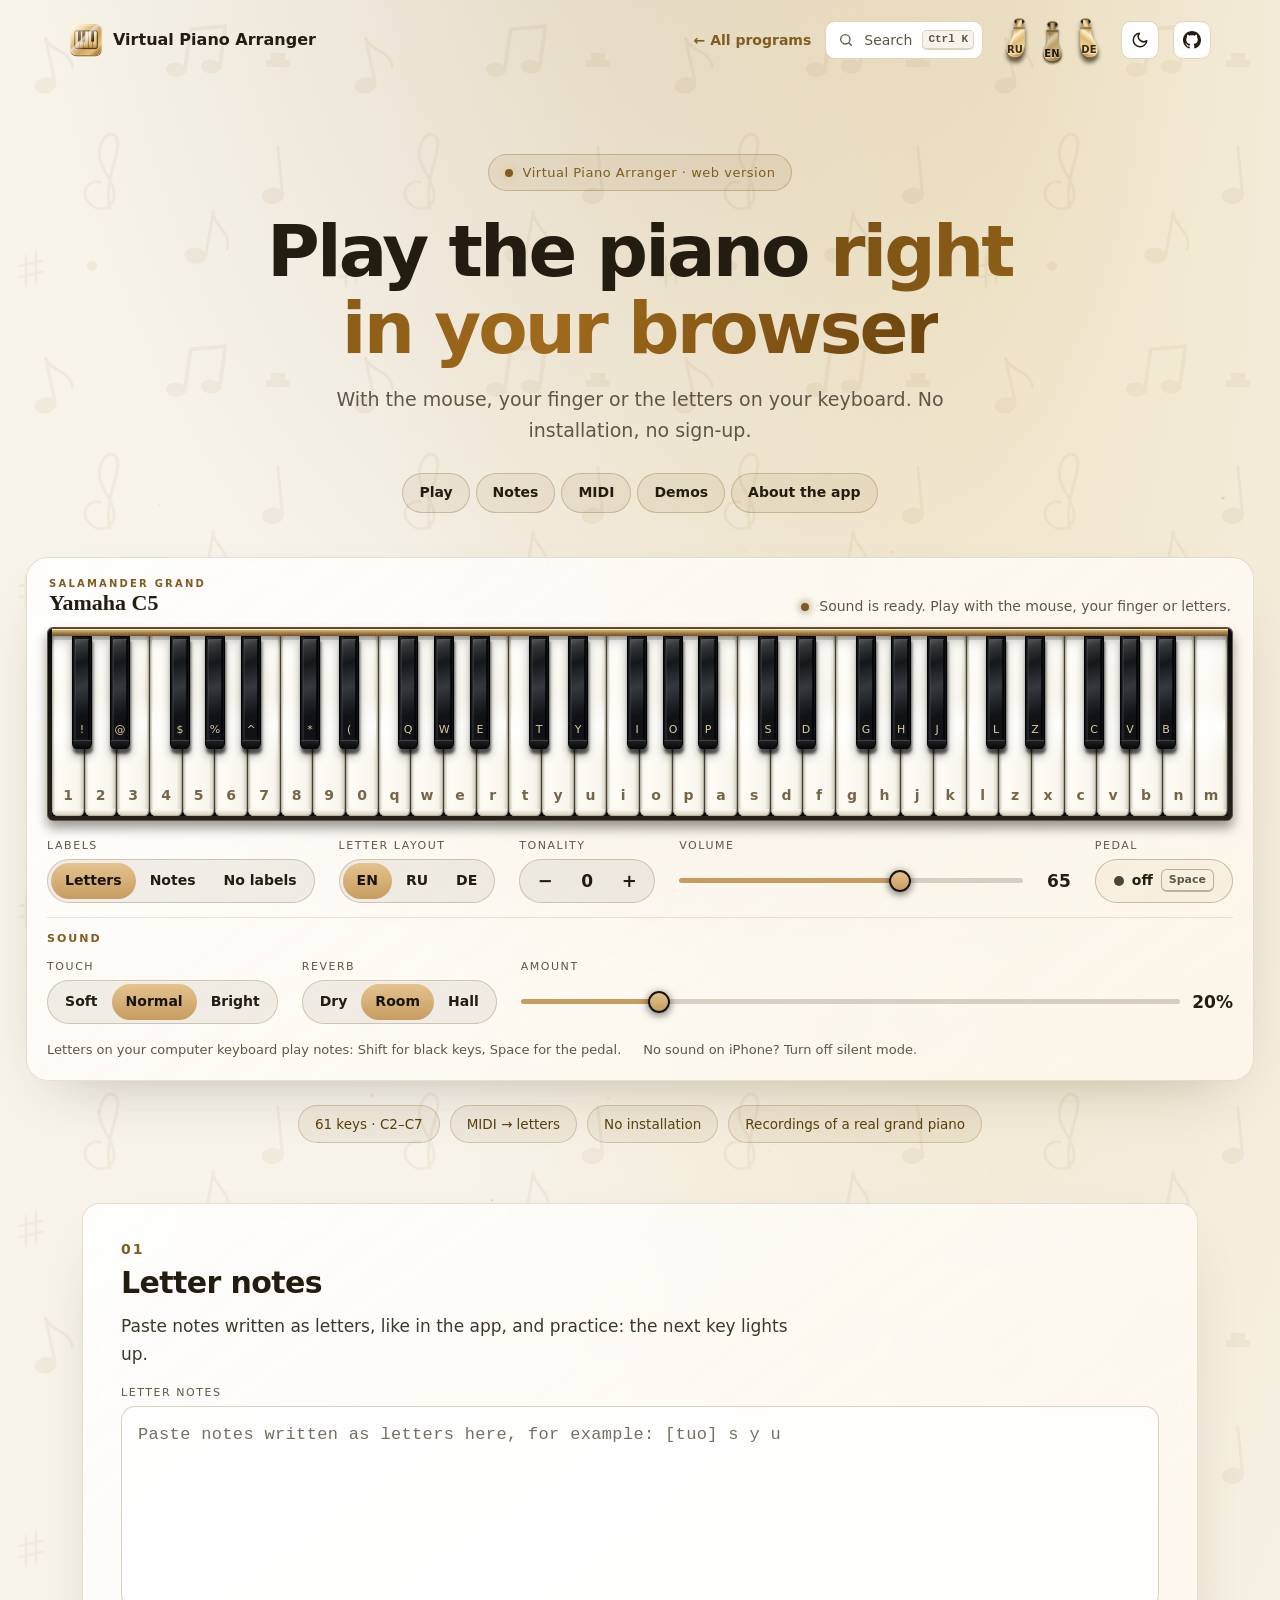
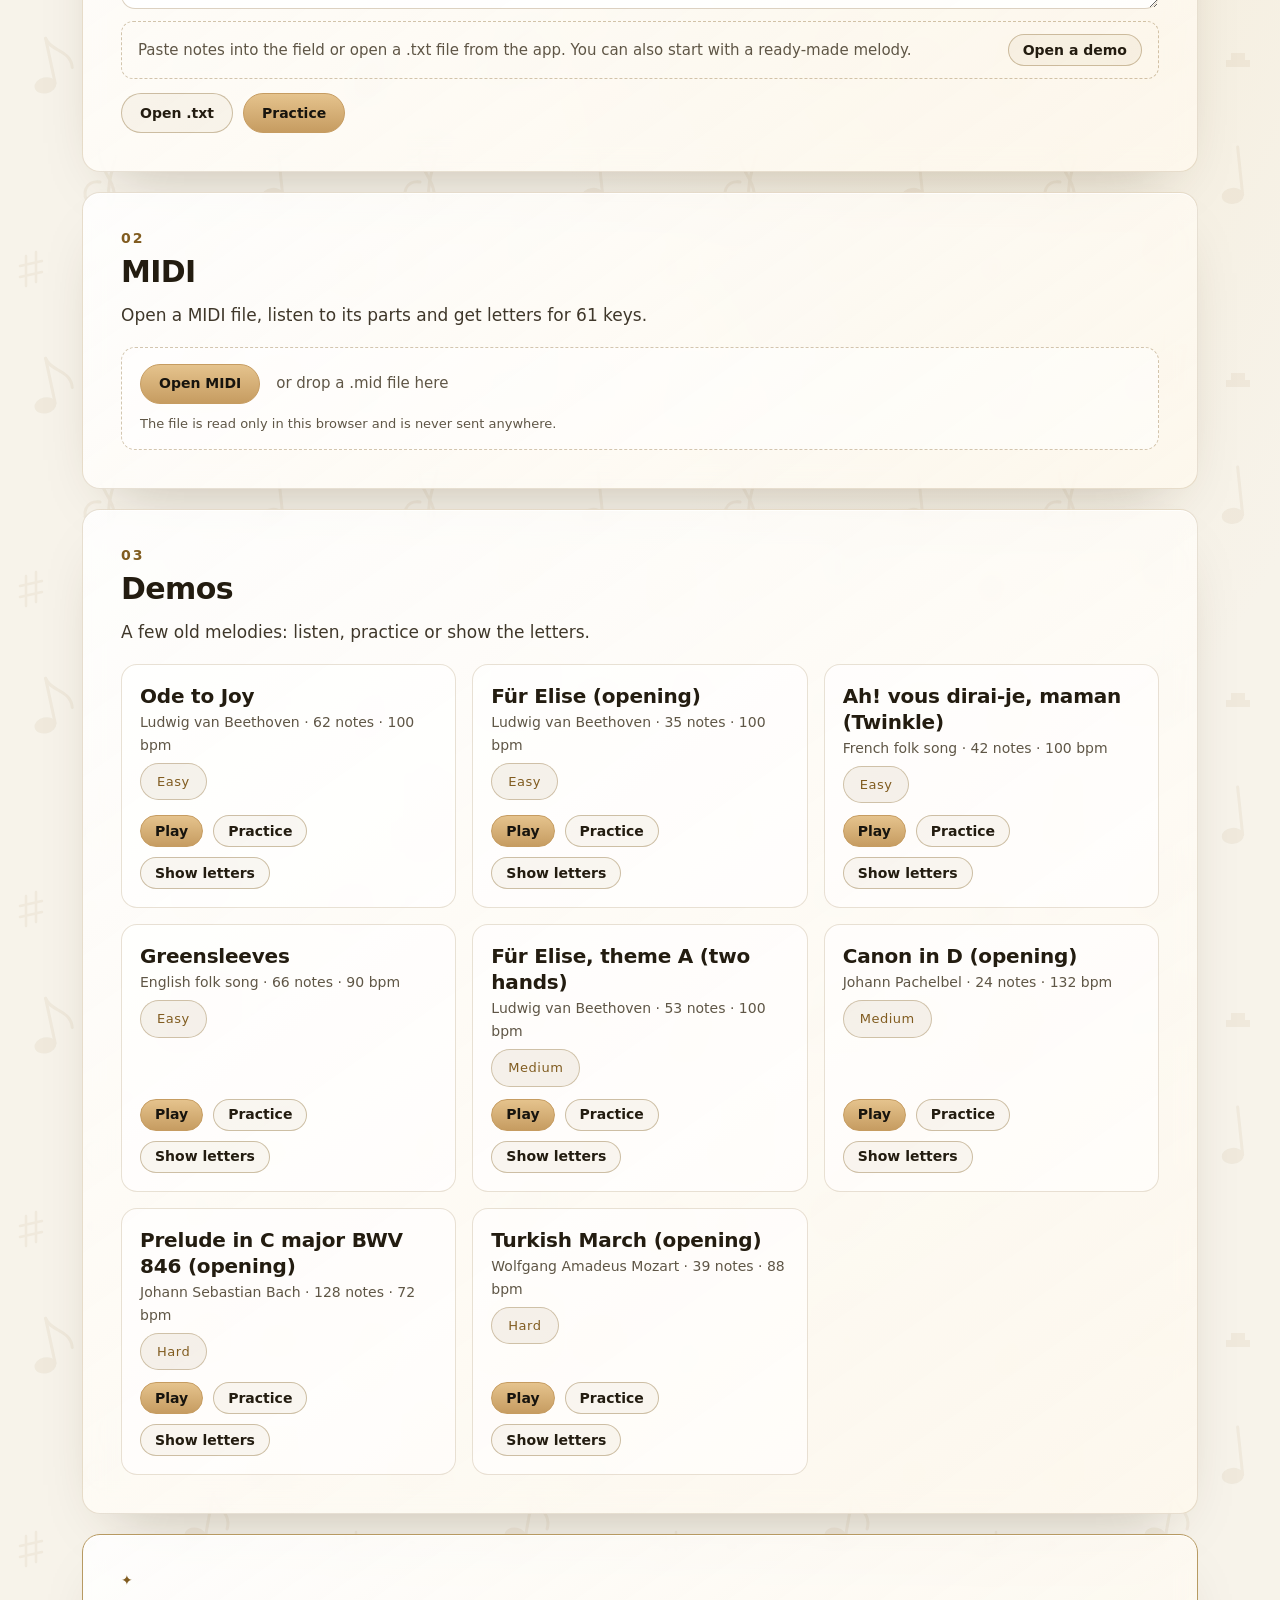
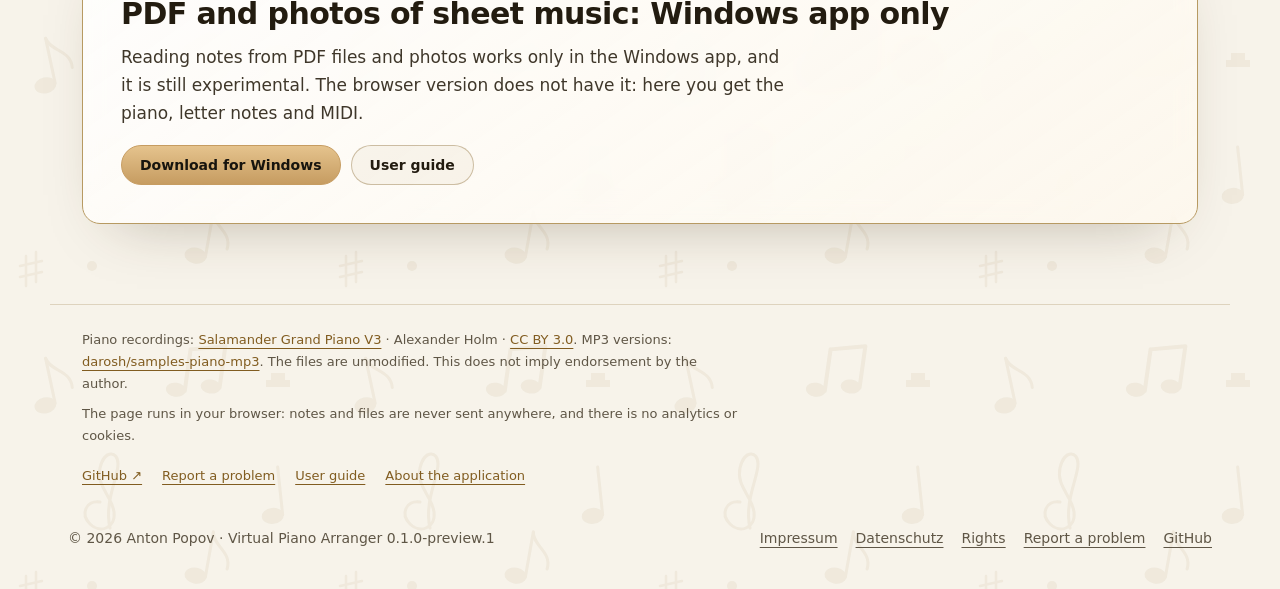
<file: play-en.html>
<!doctype html>
<html lang="en">
<head>
<meta charset="utf-8">
<meta name="viewport" content="width=device-width, initial-scale=1, viewport-fit=cover">
<meta name="theme-color" content="#111317" media="(prefers-color-scheme: dark)">
<meta name="theme-color" content="#f7f3ea" media="(prefers-color-scheme: light)">
<meta name="color-scheme" content="light dark">
<title>Virtual Piano Arranger — piano in your browser</title>
<meta name="description" content="A 61-key piano right in your browser: play with the mouse, your finger or the letters on your keyboard. No installation, nothing is sent anywhere.">
<link rel="icon" href="presentation-icon.png">
<link rel="alternate" hreflang="ru" href="play-ru.html">
<link rel="alternate" hreflang="de" href="play-de.html">
<link rel="alternate" hreflang="en" href="play-en.html">
<script src="assets/kit/kit-theme.js"></script><link rel="stylesheet" href="assets/kit/kit.css?v=2026.11.16-1"><link rel="stylesheet" href="theme.css?v=2026.11.16-1"><script src="assets/kit/programs.js?v=2026.11.16-1" defer></script><script src="assets/kit/kit.js?v=2026.11.16-1" defer></script>
<link rel="stylesheet" href="web/play.css?v=8">
<script type="module" src="web/js/app.js?v=2"></script>
</head>
<body class="ppk-page play-page" data-ppk-slash="off">
<a class="ppk-skip" href="#play">Skip to the piano</a>
<div class="ppk-nav-wrap" id="ppk-nav-wrap">
  <nav class="ppk-nav" aria-label="Main navigation">
    <a class="ppk-brand" href="index-en.html"><img src="presentation-icon.png" alt="" width="34" height="34"><span>Virtual Piano Arranger</span></a>
    <span class="ppk-spacer"></span>
    <a class="ppk-back" href="https://popovantondev.github.io/popovantondev/index-en.html">← All programs</a>
    <button class="ppk-search-btn" type="button" data-ppk-open-search aria-label="Search programs"><span>Search</span><kbd>Ctrl K</kbd></button>
    <div class="languages"><a class="pedal-link" href="play-ru.html" lang="ru" hreflang="ru" aria-label="Русский" title="Русский"><span class="pedal-label">RU</span></a><a class="pedal-link" href="play-en.html" lang="en" hreflang="en" aria-label="English" title="English" aria-current="page"><span class="pedal-label">EN</span></a><a class="pedal-link" href="play-de.html" lang="de" hreflang="de" aria-label="Deutsch" title="Deutsch"><span class="pedal-label">DE</span></a></div>
    <button class="ppk-icon-btn ppk-theme-btn" type="button" data-ppk-theme aria-label="Switch colour scheme"></button>
    <a class="ppk-icon-btn ppk-gh-btn" href="https://github.com/popovantondev/VirtualPianoArranger" aria-label="GitHub"></a>
  </nav>
</div>

<main id="content">
  <section class="hero" aria-labelledby="page-title">
    <p class="tag"><span class="dot" aria-hidden="true"></span>Virtual Piano Arranger · web version</p>
    <h1 id="page-title">Play the piano <em>right in your browser</em></h1>
    <p class="lead">With the mouse, your finger or the letters on your keyboard. No installation, no sign-up.</p>
    <nav class="page-menu" aria-label="Page sections">
      <a href="#play">Play</a>
      <a href="#sheet">Notes</a>
      <a href="#midi">MIDI</a>
      <a href="#demos">Demos</a>
      <a href="#about">About the app</a>
    </nav>
  </section>

  <section class="stage" id="play" aria-labelledby="play-title" data-keyboard-label="61-key piano, C2–C7">
    <h2 id="play-title" class="visually-hidden">Piano</h2>
    <canvas class="glow-canvas" id="glow-canvas" aria-hidden="true"></canvas>
    <div class="stage-card glass">
      <div class="piano-heading">
        <div class="piano-title">
          <p class="piano-eyebrow">SALAMANDER GRAND</p>
          <p class="piano-name">Yamaha C5</p>
        </div>
        <div class="piano-meta">
          <div class="sound">
            <p class="sound-status" id="sound-status" role="status" aria-live="polite">Loading sound…</p>
            <button class="btn small" id="sound-retry" type="button" hidden>Retry</button>
            <div class="progress" id="sound-progress" hidden><span id="sound-progress-bar"></span></div>
          </div>
          <div class="scroll-nav" id="scroll-nav" hidden>
            <button class="btn icon" id="scroll-left" type="button" aria-label="Scroll the piano left">&#9664;</button>
            <button class="btn icon" id="scroll-right" type="button" aria-label="Scroll the piano right">&#9654;</button>
          </div>
        </div>
      </div>

      <div class="keyboard-bed">
        <div class="gold-felt" aria-hidden="true"></div>
        <div class="piano-scroll" id="piano-scroll" role="region" aria-label="61-key piano, C2–C7" tabindex="0"></div>
      </div>

      <div class="controls">
        <div class="group" role="group" aria-labelledby="g-labels">
          <span class="group-label" id="g-labels">Labels</span>
          <div class="seg">
            <button type="button" data-labels="letters" aria-pressed="true">Letters</button>
            <button type="button" data-labels="notes" aria-pressed="false">Notes</button>
            <button type="button" data-labels="none" aria-pressed="false">No labels</button>
          </div>
        </div>
        <div class="group" role="group" aria-labelledby="g-layout">
          <span class="group-label" id="g-layout">Letter layout</span>
          <div class="seg">
            <button type="button" data-layout="en" aria-pressed="true">EN</button>
            <button type="button" data-layout="ru" aria-pressed="false">RU</button>
            <button type="button" data-layout="de" aria-pressed="false">DE</button>
          </div>
        </div>
        <div class="group" role="group" aria-labelledby="g-tune">
          <span class="group-label" id="g-tune">Tonality</span>
          <div class="seg stepper">
            <button type="button" id="tune-down" aria-label="Tonality down one semitone">&minus;</button>
            <output id="tune-value" for="tune-down tune-up">0</output>
            <button type="button" id="tune-up" aria-label="Tonality up one semitone">+</button>
          </div>
        </div>
        <div class="group group-volume">
          <label class="group-label" for="volume">Volume</label>
          <div class="slider"><input type="range" id="volume" min="0" max="100" step="1" value="65"><output id="volume-value" for="volume">65</output></div>
        </div>
        <div class="group">
          <span class="group-label" id="g-pedal">Pedal</span>
          <button type="button" class="btn pedal" id="pedal" aria-pressed="false" aria-labelledby="g-pedal pedal-state"><span class="pedal-lamp" aria-hidden="true"></span><span id="pedal-state">off</span><kbd class="hint-keyboard">Space</kbd></button>
        </div>
      </div>

      <div class="controls controls-sound" role="group" aria-labelledby="g-sound">
        <p class="controls-title" id="g-sound">Sound</p>
        <div class="group" role="group" aria-labelledby="g-hit">
          <span class="group-label" id="g-hit">Touch</span>
          <div class="seg">
            <button type="button" data-hit="soft" aria-pressed="false">Soft</button>
            <button type="button" data-hit="normal" aria-pressed="true">Normal</button>
            <button type="button" data-hit="bright" aria-pressed="false">Bright</button>
          </div>
        </div>
        <div class="group" role="group" aria-labelledby="g-reverb">
          <span class="group-label" id="g-reverb">Reverb</span>
          <div class="seg">
            <button type="button" data-reverb="off" aria-pressed="false">Dry</button>
            <button type="button" data-reverb="room" aria-pressed="true">Room</button>
            <button type="button" data-reverb="hall" aria-pressed="false">Hall</button>
          </div>
        </div>
        <div class="group group-volume">
          <label class="group-label" for="reverb-amount">Amount</label>
          <div class="slider"><input type="range" id="reverb-amount" min="0" max="100" step="1" value="20"><output id="reverb-amount-value" for="reverb-amount">20%</output></div>
        </div>
      </div>

      <p class="hints">
        <span class="hint hint-keyboard">Letters on your computer keyboard play notes: Shift for black keys, Space for the pedal.</span>
        <span class="hint">No sound on iPhone? Turn off silent mode.</span>
      </p>
    </div>
    <ul class="pills" aria-label="At a glance">
      <li>61 keys · C2–C7</li>
      <li>MIDI → letters</li>
      <li>No installation</li>
      <li>Recordings of a real grand piano</li>
    </ul>
  </section>

  <section class="panel glass" id="sheet" aria-labelledby="sheet-title" data-panel="sheet">
    <p class="panel-index" aria-hidden="true">01</p>
    <h2 id="sheet-title">Letter notes</h2>
    <p class="panel-lead">Paste notes written as letters, like in the app, and practice: the next key lights up.</p>
    <div class="panel-body" data-panel-body><p class="soon">Loading this section… It needs JavaScript.</p></div>
  </section>

  <section class="panel glass" id="midi" aria-labelledby="midi-title" data-panel="midi">
    <p class="panel-index" aria-hidden="true">02</p>
    <h2 id="midi-title">MIDI</h2>
    <p class="panel-lead">Open a MIDI file, listen to its parts and get letters for 61 keys.</p>
    <div class="panel-body" data-panel-body><p class="soon">Loading this section… It needs JavaScript.</p></div>
  </section>

  <section class="panel glass" id="demos" aria-labelledby="demos-title" data-panel="demos">
    <p class="panel-index" aria-hidden="true">03</p>
    <h2 id="demos-title">Demos</h2>
    <p class="panel-lead">A few old melodies: listen, practice or show the letters.</p>
    <div class="panel-body" data-panel-body><p class="soon">Loading this section… It needs JavaScript.</p></div>
  </section>

  <section class="panel glass about" id="about" aria-labelledby="about-title">
    <p class="panel-index" aria-hidden="true">&#10022;</p>
    <h2 id="about-title">PDF and photos of sheet music: Windows app only</h2>
    <p class="panel-lead">Reading notes from PDF files and photos works only in the Windows app, and it is still experimental. The browser version does not have it: here you get the piano, letter notes and MIDI.</p>
    <div class="actions">
      <a class="btn primary" href="https://github.com/popovantondev/VirtualPianoArranger/releases/tag/v0.1.0-preview.1">Download for Windows</a>
      <a class="btn" href="Guide-en.html">User guide</a>
    </div>
  </section>
</main>

<footer class="site-footer">
  <p class="attribution">Piano recordings: <a href="https://archive.org/details/SalamanderGrandPianoV3">Salamander Grand Piano V3</a> · Alexander Holm · <a href="https://creativecommons.org/licenses/by/3.0/">CC BY 3.0</a>. MP3 versions: <a href="https://github.com/darosh/samples-piano-mp3">darosh/samples-piano-mp3</a>. The files are unmodified. This does not imply endorsement by the author.</p>
  <p class="privacy">The page runs in your browser: notes and files are never sent anywhere, and there is no analytics or cookies.</p>
  <nav class="footer-links" aria-label="Links">
    <a href="https://github.com/popovantondev/VirtualPianoArranger">GitHub &#8599;</a>
    <a href="https://github.com/popovantondev/VirtualPianoArranger/issues/new">Report a problem</a>
    <a href="Guide-en.html">User guide</a>
    <a href="index-en.html">About the application</a>
  </nav>
</footer>
<footer class="ppk-footer">
<span>© 2026 Anton Popov · Virtual Piano Arranger 0.1.0-preview.1</span>
<nav aria-label="Legal"><a href="https://popovantondev.github.io/popovantondev/impressum.html">Impressum</a><a href="https://popovantondev.github.io/popovantondev/datenschutz.html">Datenschutz</a><a href="https://github.com/popovantondev/VirtualPianoArranger/blob/main/LICENSE">Rights</a><a href="https://github.com/popovantondev/VirtualPianoArranger/issues/new">Report a problem</a><a href="https://github.com/popovantondev/VirtualPianoArranger">GitHub</a></nav>
</footer>
<noscript><p class="noscript">The piano needs JavaScript. Please enable it in your browser settings.</p></noscript>
</body>
</html>
</file>
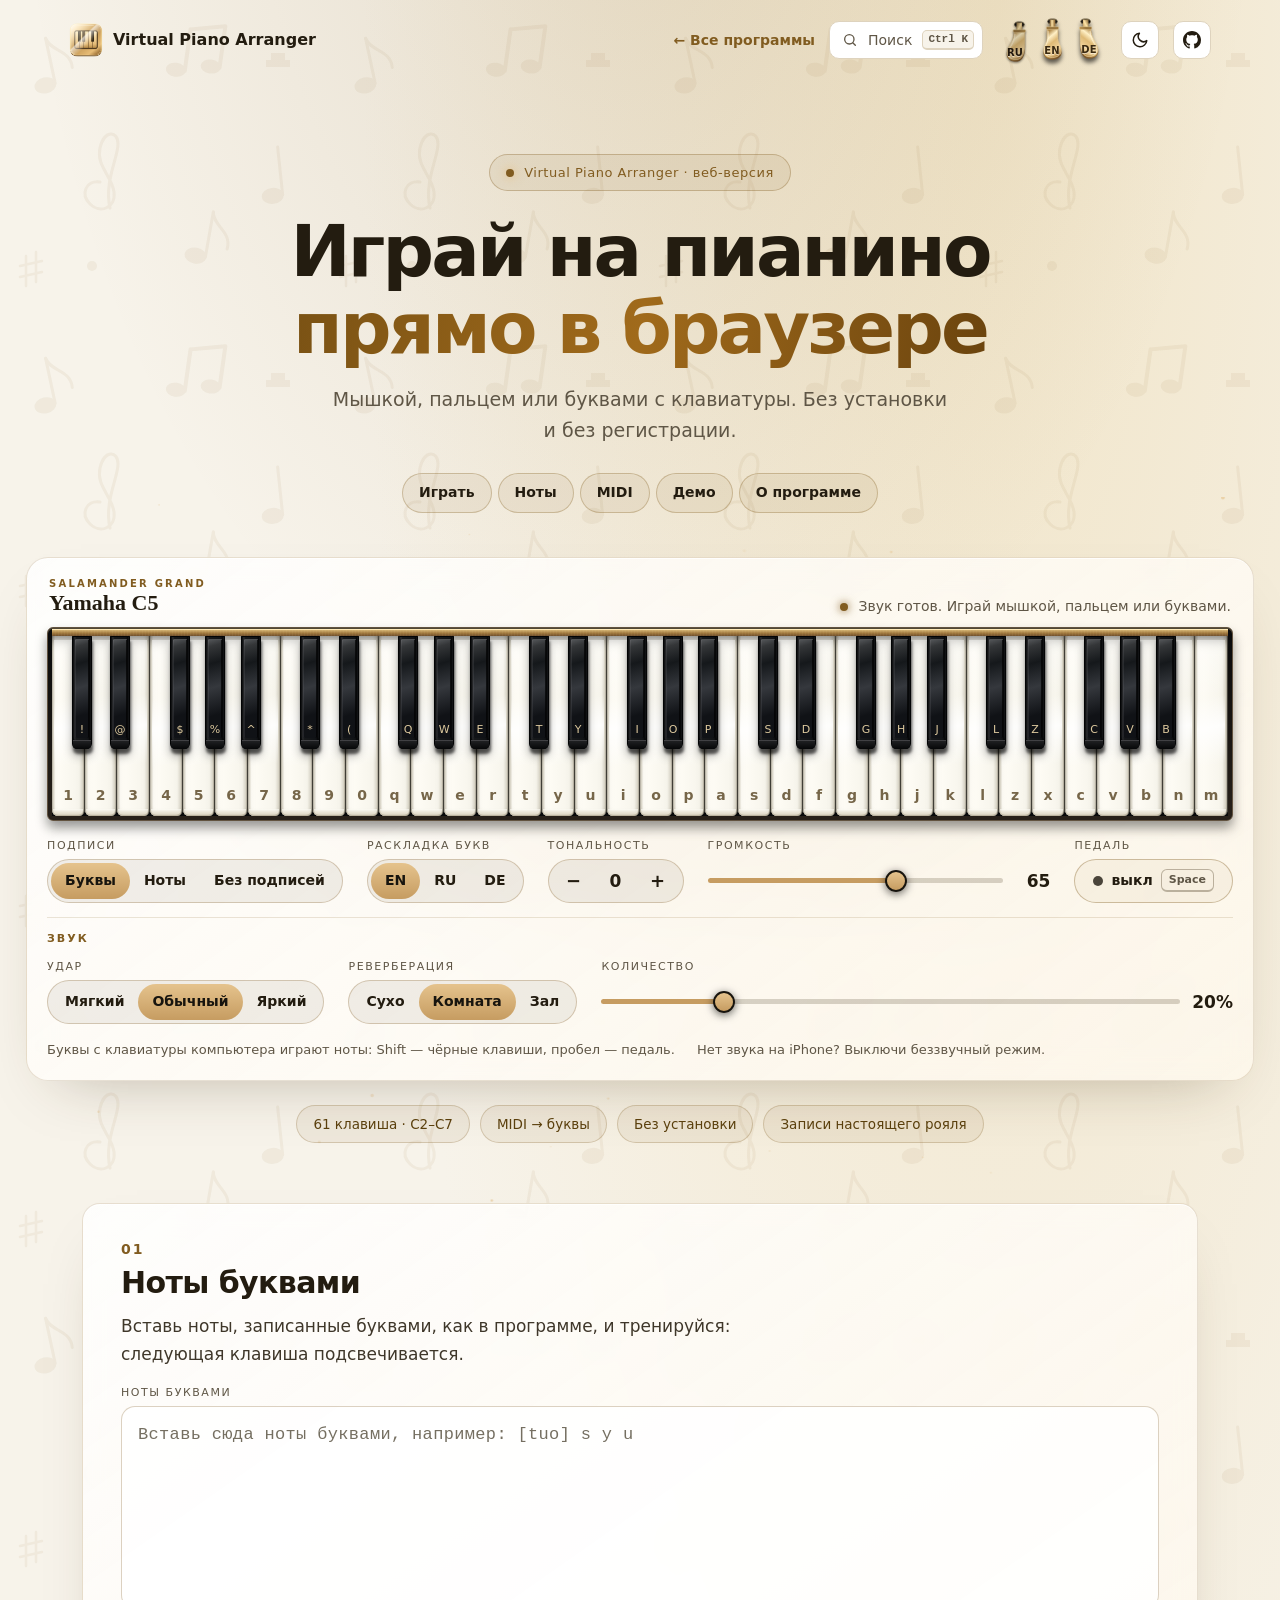
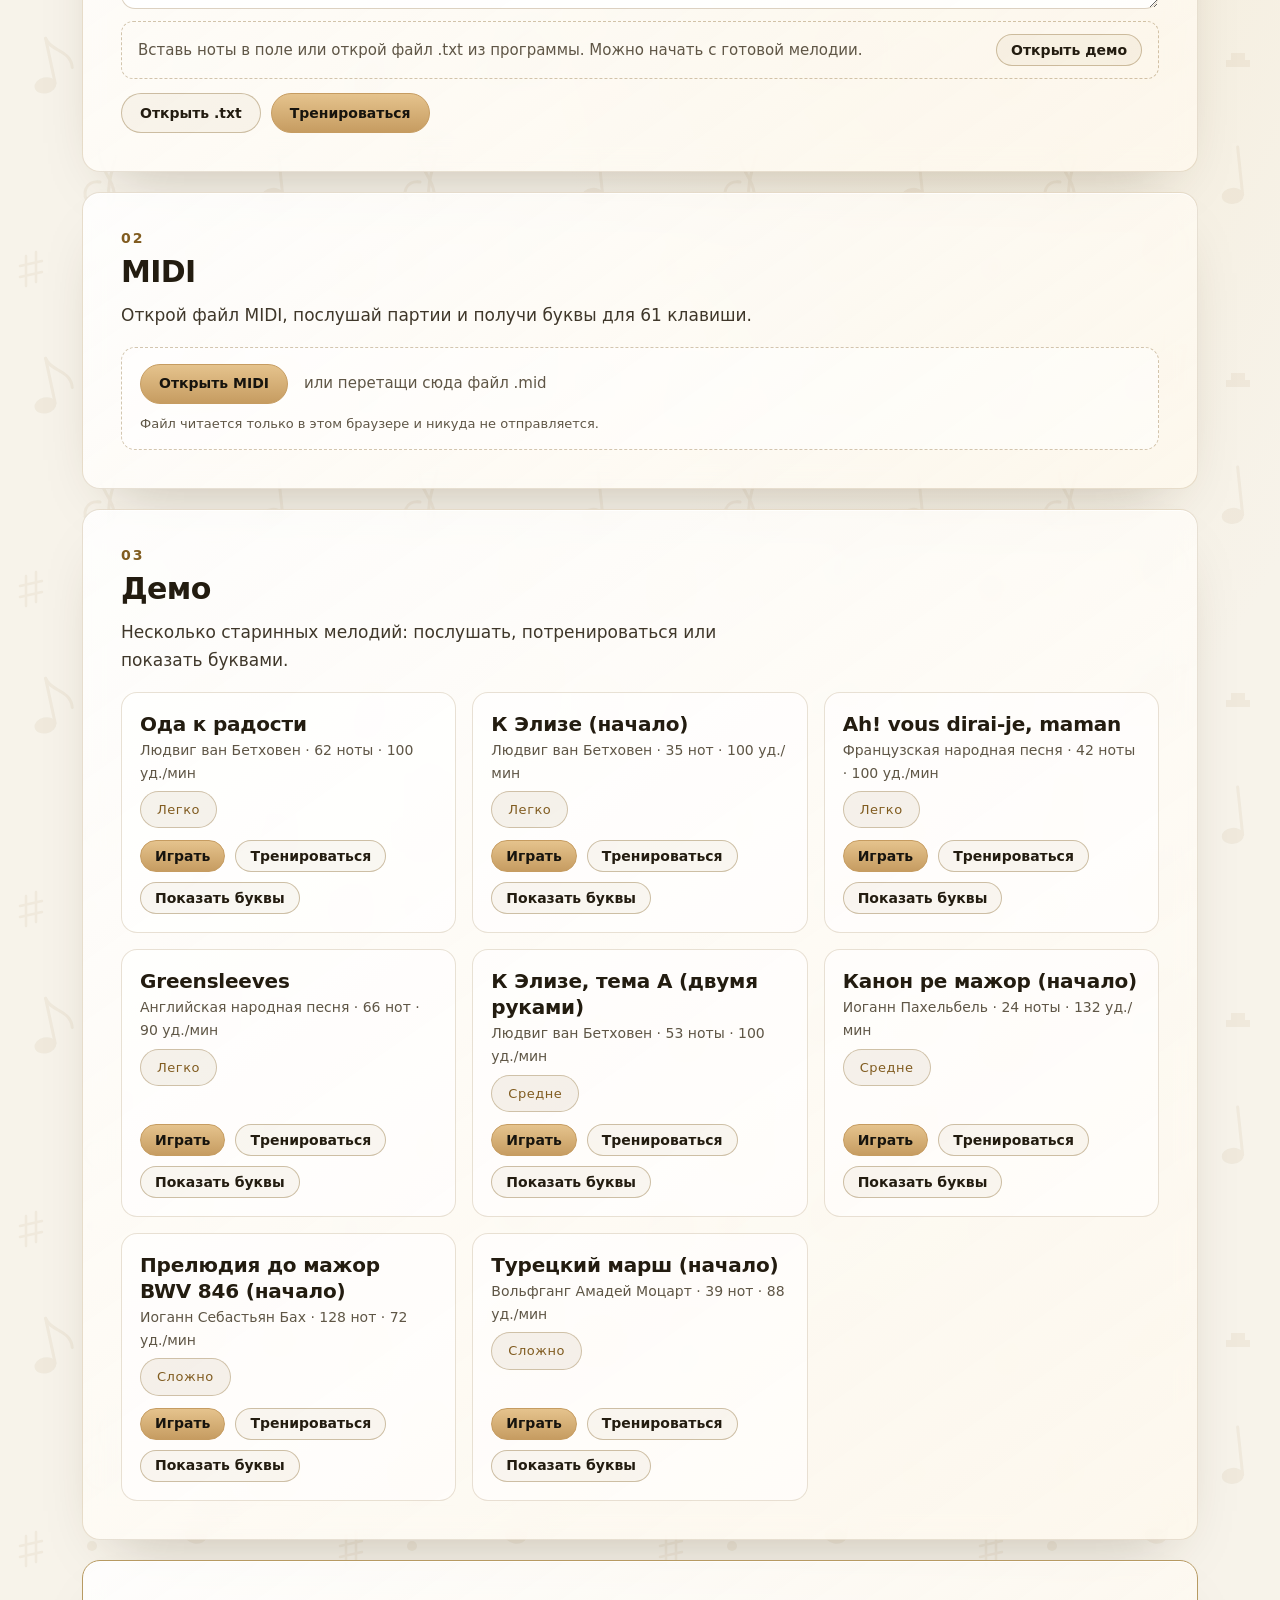
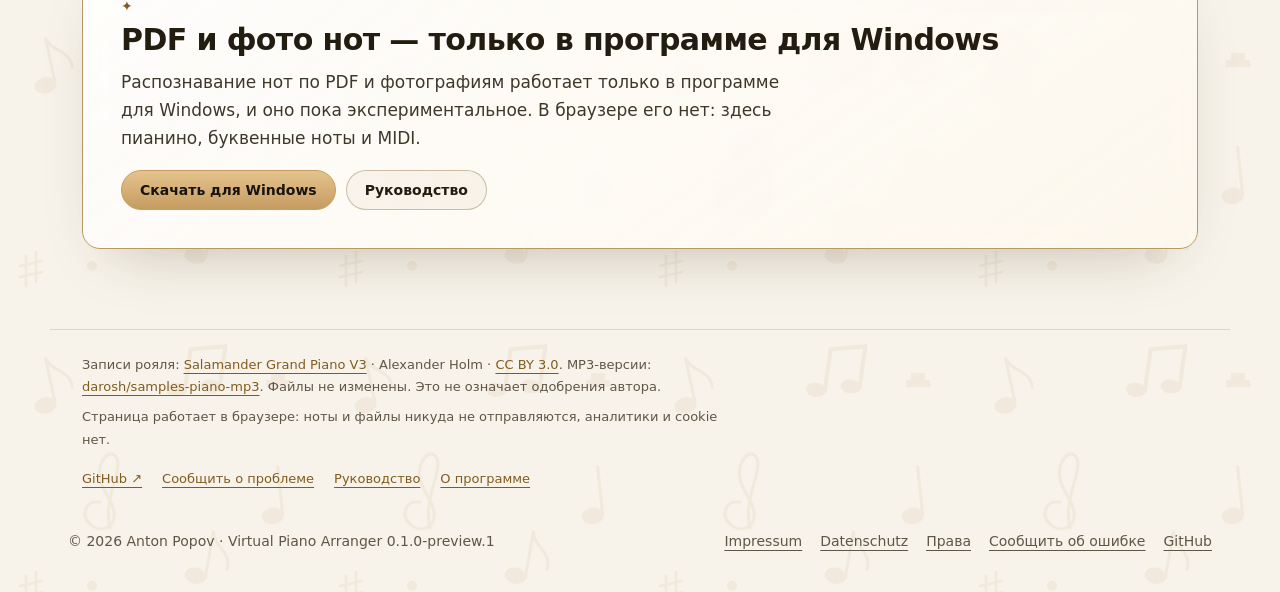
<file: play-ru.html>
<!doctype html>
<html lang="ru">
<head>
<meta charset="utf-8">
<meta name="viewport" content="width=device-width, initial-scale=1, viewport-fit=cover">
<meta name="theme-color" content="#111317" media="(prefers-color-scheme: dark)">
<meta name="theme-color" content="#f7f3ea" media="(prefers-color-scheme: light)">
<meta name="color-scheme" content="light dark">
<title>Virtual Piano Arranger — пианино в браузере</title>
<meta name="description" content="Пианино на 61 клавишу прямо в браузере: играй мышкой, пальцем или буквами с клавиатуры. Без установки, ничего не отправляется.">
<link rel="icon" href="presentation-icon.png">
<link rel="alternate" hreflang="ru" href="play-ru.html">
<link rel="alternate" hreflang="de" href="play-de.html">
<link rel="alternate" hreflang="en" href="play-en.html">
<script src="assets/kit/kit-theme.js"></script><link rel="stylesheet" href="assets/kit/kit.css?v=2026.11.16-1"><link rel="stylesheet" href="theme.css?v=2026.11.16-1"><script src="assets/kit/programs.js?v=2026.11.16-1" defer></script><script src="assets/kit/kit.js?v=2026.11.16-1" defer></script>
<link rel="stylesheet" href="web/play.css?v=8">
<script type="module" src="web/js/app.js?v=2"></script>
</head>
<body class="ppk-page play-page" data-ppk-slash="off">
<a class="ppk-skip" href="#play">К пианино</a>
<div class="ppk-nav-wrap" id="ppk-nav-wrap">
  <nav class="ppk-nav" aria-label="Основная навигация">
    <a class="ppk-brand" href="index-ru.html"><img src="presentation-icon.png" alt="" width="34" height="34"><span>Virtual Piano Arranger</span></a>
    <span class="ppk-spacer"></span>
    <a class="ppk-back" href="https://popovantondev.github.io/popovantondev/index-ru.html">← Все программы</a>
    <button class="ppk-search-btn" type="button" data-ppk-open-search aria-label="Поиск по программам"><span>Поиск</span><kbd>Ctrl K</kbd></button>
    <div class="languages"><a class="pedal-link" href="play-ru.html" lang="ru" hreflang="ru" aria-label="Русский" title="Русский" aria-current="page"><span class="pedal-label">RU</span></a><a class="pedal-link" href="play-en.html" lang="en" hreflang="en" aria-label="English" title="English"><span class="pedal-label">EN</span></a><a class="pedal-link" href="play-de.html" lang="de" hreflang="de" aria-label="Deutsch" title="Deutsch"><span class="pedal-label">DE</span></a></div>
    <button class="ppk-icon-btn ppk-theme-btn" type="button" data-ppk-theme aria-label="Сменить тему"></button>
    <a class="ppk-icon-btn ppk-gh-btn" href="https://github.com/popovantondev/VirtualPianoArranger" aria-label="GitHub"></a>
  </nav>
</div>

<main id="content">
  <section class="hero" aria-labelledby="page-title">
    <p class="tag"><span class="dot" aria-hidden="true"></span>Virtual Piano Arranger · веб-версия</p>
    <h1 id="page-title">Играй на пианино <em>прямо в браузере</em></h1>
    <p class="lead">Мышкой, пальцем или буквами с клавиатуры. Без установки и без регистрации.</p>
    <nav class="page-menu" aria-label="Разделы страницы">
      <a href="#play">Играть</a>
      <a href="#sheet">Ноты</a>
      <a href="#midi">MIDI</a>
      <a href="#demos">Демо</a>
      <a href="#about">О программе</a>
    </nav>
  </section>

  <section class="stage" id="play" aria-labelledby="play-title" data-keyboard-label="Пианино на 61 клавишу, C2–C7">
    <h2 id="play-title" class="visually-hidden">Пианино</h2>
    <canvas class="glow-canvas" id="glow-canvas" aria-hidden="true"></canvas>
    <div class="stage-card glass">
      <div class="piano-heading">
        <div class="piano-title">
          <p class="piano-eyebrow">SALAMANDER GRAND</p>
          <p class="piano-name">Yamaha C5</p>
        </div>
        <div class="piano-meta">
          <div class="sound">
            <p class="sound-status" id="sound-status" role="status" aria-live="polite">Звук загружается…</p>
            <button class="btn small" id="sound-retry" type="button" hidden>Повторить</button>
            <div class="progress" id="sound-progress" hidden><span id="sound-progress-bar"></span></div>
          </div>
          <div class="scroll-nav" id="scroll-nav" hidden>
            <button class="btn icon" id="scroll-left" type="button" aria-label="Прокрутить пианино влево">&#9664;</button>
            <button class="btn icon" id="scroll-right" type="button" aria-label="Прокрутить пианино вправо">&#9654;</button>
          </div>
        </div>
      </div>

      <div class="keyboard-bed">
        <div class="gold-felt" aria-hidden="true"></div>
        <div class="piano-scroll" id="piano-scroll" role="region" aria-label="Пианино на 61 клавишу, C2–C7" tabindex="0"></div>
      </div>

      <div class="controls">
        <div class="group" role="group" aria-labelledby="g-labels">
          <span class="group-label" id="g-labels">Подписи</span>
          <div class="seg">
            <button type="button" data-labels="letters" aria-pressed="true">Буквы</button>
            <button type="button" data-labels="notes" aria-pressed="false">Ноты</button>
            <button type="button" data-labels="none" aria-pressed="false">Без подписей</button>
          </div>
        </div>
        <div class="group" role="group" aria-labelledby="g-layout">
          <span class="group-label" id="g-layout">Раскладка букв</span>
          <div class="seg">
            <button type="button" data-layout="en" aria-pressed="true">EN</button>
            <button type="button" data-layout="ru" aria-pressed="false">RU</button>
            <button type="button" data-layout="de" aria-pressed="false">DE</button>
          </div>
        </div>
        <div class="group" role="group" aria-labelledby="g-tune">
          <span class="group-label" id="g-tune">Тональность</span>
          <div class="seg stepper">
            <button type="button" id="tune-down" aria-label="Тональность ниже на полутон">&minus;</button>
            <output id="tune-value" for="tune-down tune-up">0</output>
            <button type="button" id="tune-up" aria-label="Тональность выше на полутон">+</button>
          </div>
        </div>
        <div class="group group-volume">
          <label class="group-label" for="volume">Громкость</label>
          <div class="slider"><input type="range" id="volume" min="0" max="100" step="1" value="65"><output id="volume-value" for="volume">65</output></div>
        </div>
        <div class="group">
          <span class="group-label" id="g-pedal">Педаль</span>
          <button type="button" class="btn pedal" id="pedal" aria-pressed="false" aria-labelledby="g-pedal pedal-state"><span class="pedal-lamp" aria-hidden="true"></span><span id="pedal-state">выкл</span><kbd class="hint-keyboard">Space</kbd></button>
        </div>
      </div>

      <div class="controls controls-sound" role="group" aria-labelledby="g-sound">
        <p class="controls-title" id="g-sound">Звук</p>
        <div class="group" role="group" aria-labelledby="g-hit">
          <span class="group-label" id="g-hit">Удар</span>
          <div class="seg">
            <button type="button" data-hit="soft" aria-pressed="false">Мягкий</button>
            <button type="button" data-hit="normal" aria-pressed="true">Обычный</button>
            <button type="button" data-hit="bright" aria-pressed="false">Яркий</button>
          </div>
        </div>
        <div class="group" role="group" aria-labelledby="g-reverb">
          <span class="group-label" id="g-reverb">Реверберация</span>
          <div class="seg">
            <button type="button" data-reverb="off" aria-pressed="false">Сухо</button>
            <button type="button" data-reverb="room" aria-pressed="true">Комната</button>
            <button type="button" data-reverb="hall" aria-pressed="false">Зал</button>
          </div>
        </div>
        <div class="group group-volume">
          <label class="group-label" for="reverb-amount">Количество</label>
          <div class="slider"><input type="range" id="reverb-amount" min="0" max="100" step="1" value="20"><output id="reverb-amount-value" for="reverb-amount">20%</output></div>
        </div>
      </div>

      <p class="hints">
        <span class="hint hint-keyboard">Буквы с клавиатуры компьютера играют ноты: Shift — чёрные клавиши, пробел — педаль.</span>
        <span class="hint">Нет звука на iPhone? Выключи беззвучный режим.</span>
      </p>
    </div>
    <ul class="pills" aria-label="Коротко">
      <li>61 клавиша · C2–C7</li>
      <li>MIDI → буквы</li>
      <li>Без установки</li>
      <li>Записи настоящего рояля</li>
    </ul>
  </section>

  <section class="panel glass" id="sheet" aria-labelledby="sheet-title" data-panel="sheet">
    <p class="panel-index" aria-hidden="true">01</p>
    <h2 id="sheet-title">Ноты буквами</h2>
    <p class="panel-lead">Вставь ноты, записанные буквами, как в программе, и тренируйся: следующая клавиша подсвечивается.</p>
    <div class="panel-body" data-panel-body><p class="soon">Раздел загружается… Ему нужен JavaScript.</p></div>
  </section>

  <section class="panel glass" id="midi" aria-labelledby="midi-title" data-panel="midi">
    <p class="panel-index" aria-hidden="true">02</p>
    <h2 id="midi-title">MIDI</h2>
    <p class="panel-lead">Открой файл MIDI, послушай партии и получи буквы для 61 клавиши.</p>
    <div class="panel-body" data-panel-body><p class="soon">Раздел загружается… Ему нужен JavaScript.</p></div>
  </section>

  <section class="panel glass" id="demos" aria-labelledby="demos-title" data-panel="demos">
    <p class="panel-index" aria-hidden="true">03</p>
    <h2 id="demos-title">Демо</h2>
    <p class="panel-lead">Несколько старинных мелодий: послушать, потренироваться или показать буквами.</p>
    <div class="panel-body" data-panel-body><p class="soon">Раздел загружается… Ему нужен JavaScript.</p></div>
  </section>

  <section class="panel glass about" id="about" aria-labelledby="about-title">
    <p class="panel-index" aria-hidden="true">&#10022;</p>
    <h2 id="about-title">PDF и фото нот — только в программе для Windows</h2>
    <p class="panel-lead">Распознавание нот по PDF и фотографиям работает только в программе для Windows, и оно пока экспериментальное. В браузере его нет: здесь пианино, буквенные ноты и MIDI.</p>
    <div class="actions">
      <a class="btn primary" href="https://github.com/popovantondev/VirtualPianoArranger/releases/tag/v0.1.0-preview.1">Скачать для Windows</a>
      <a class="btn" href="Guide-ru.html">Руководство</a>
    </div>
  </section>
</main>

<footer class="site-footer">
  <p class="attribution">Записи рояля: <a href="https://archive.org/details/SalamanderGrandPianoV3">Salamander Grand Piano V3</a> · Alexander Holm · <a href="https://creativecommons.org/licenses/by/3.0/">CC BY 3.0</a>. MP3-версии: <a href="https://github.com/darosh/samples-piano-mp3">darosh/samples-piano-mp3</a>. Файлы не изменены. Это не означает одобрения автора.</p>
  <p class="privacy">Страница работает в браузере: ноты и файлы никуда не отправляются, аналитики и cookie нет.</p>
  <nav class="footer-links" aria-label="Ссылки">
    <a href="https://github.com/popovantondev/VirtualPianoArranger">GitHub &#8599;</a>
    <a href="https://github.com/popovantondev/VirtualPianoArranger/issues/new">Сообщить о проблеме</a>
    <a href="Guide-ru.html">Руководство</a>
    <a href="index-ru.html">О программе</a>
  </nav>
</footer>
<footer class="ppk-footer">
<span>© 2026 Anton Popov · Virtual Piano Arranger 0.1.0-preview.1</span>
<nav aria-label="Правовая информация"><a href="https://popovantondev.github.io/popovantondev/impressum.html">Impressum</a><a href="https://popovantondev.github.io/popovantondev/datenschutz.html">Datenschutz</a><a href="https://github.com/popovantondev/VirtualPianoArranger/blob/main/LICENSE">Права</a><a href="https://github.com/popovantondev/VirtualPianoArranger/issues/new">Сообщить об ошибке</a><a href="https://github.com/popovantondev/VirtualPianoArranger">GitHub</a></nav>
</footer>
<noscript><p class="noscript">Для пианино нужен JavaScript. Включи его в настройках браузера.</p></noscript>
</body>
</html>
</file>
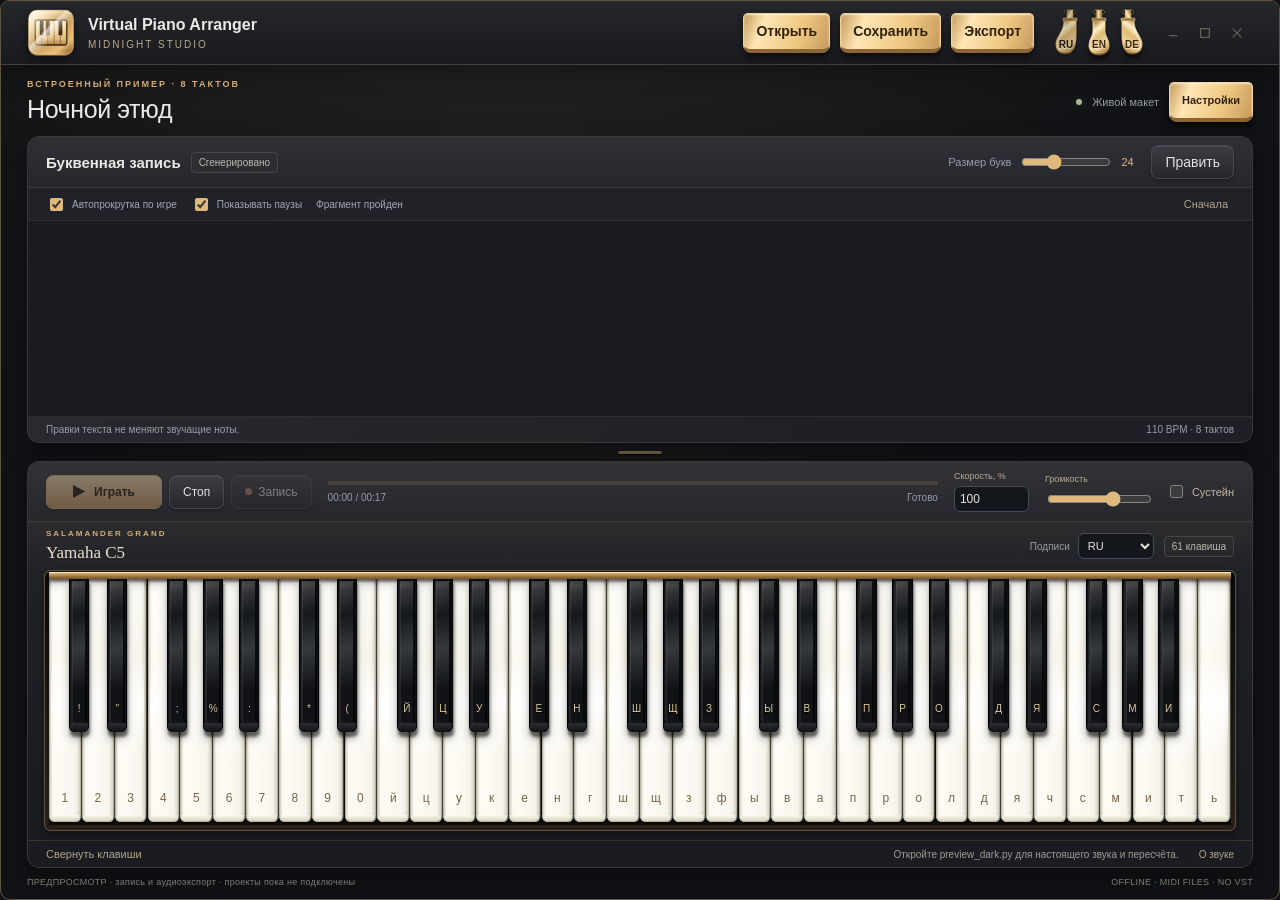
<file: docs/design/dark.html>
<!doctype html>
<html lang="ru">
<head><meta charset="utf-8"><meta name="viewport" content="width=device-width, initial-scale=1"><title>VPA — Midnight Studio</title><link rel="stylesheet" href="dark.css"></head>
<body>
<div class="app">
  <header class="topbar">
    <div class="brand"><img class="brand-icon" src="../../assets/icons/vpa.svg" alt=""><div><strong>Virtual Piano Arranger</strong><small>MIDNIGHT STUDIO</small></div></div>
    <nav class="top-actions"><button class="gold-key" data-action="open" data-t="open"></button><button class="gold-key" data-action="save" data-t="save"></button><button class="gold-key" data-action="export" data-t="export"></button><div class="languages language-pedals" role="group" aria-label="Language"><button data-lang="ru" aria-label="Русский" title="Русский"><span class="pedal-label">RU</span></button><button data-lang="en" aria-label="English" title="English"><span class="pedal-label">EN</span></button><button data-lang="de" aria-label="Deutsch" title="Deutsch"><span class="pedal-label">DE</span></button></div><div class="window-controls"><button class="window-button" data-window="minimize"><svg viewBox="0 0 16 16"><path d="M3 11h10"/></svg></button><button class="window-button" data-window="maximize"><svg class="maximize-icon" viewBox="0 0 16 16"><rect x="3" y="3" width="10" height="10"/></svg><svg class="restore-icon" viewBox="0 0 16 16"><path d="M5 5V2h9v9h-3"/><rect x="2" y="5" width="9" height="9"/></svg></button><button class="window-button window-close" data-window="close"><svg viewBox="0 0 16 16"><path d="m3 3 10 10M13 3 3 13"/></svg></button></div></nav>
  </header>
  <main>
    <div class="project-row"><div><span class="eyebrow" data-t="exampleLabel"></span><h1 data-t="project"></h1></div><div class="project-meta"><span class="status-dot"></span><span data-t="livePreview"></span><button class="gold-key" data-action="settings" aria-expanded="false" aria-controls="settings" data-t="settings"></button></div></div>
    <section class="letter-panel panel">
      <div class="section-bar"><div class="section-title"><h2 data-t="notation"></h2><span id="text-status" class="badge"></span></div><div class="toolbar"><label class="font-size"><span data-t="fontSize"></span><input id="font-size" type="range" min="16" max="40" value="24"><output id="font-value">24</output></label><button data-action="edit" id="edit-label"></button></div></div>
      <div class="follow-bar"><label><input id="follow" type="checkbox" checked><span data-t="follow"></span></label><label><input id="rhythm-hints" type="checkbox" checked><span data-t="rhythmHints"></span></label><span id="follow-status"></span><button class="text-button" data-action="follow-reset" data-t="followReset"></button></div>
      <div class="letter-body"><div class="notation-area"><div id="reading" tabindex="0" role="region" aria-label="Letter notation"></div><textarea id="notation" spellcheck="false" aria-label="Letter editor" hidden></textarea><div class="editor-foot"><span data-t="textHint"></span><span>110 BPM · 8 <span data-t="bars"></span></span></div></div></div>
    </section>
    <div id="splitter" role="separator" tabindex="0" aria-orientation="horizontal" aria-label="Resize piano"><i></i></div>
    <section class="piano panel">
      <div class="transport"><div class="transport-buttons"><button id="transport-toggle" class="accent play" data-action="play" disabled><span class="transport-symbol" aria-hidden="true"></span><span id="play-label"></span></button><button id="stop" data-t="stop"></button><button class="record" data-action="record"><span class="record-dot"></span><span data-t="record"></span></button></div><div class="timeline"><progress id="position" max="18" value="0" aria-label="Playback position"></progress><div><span id="time">00:00 / 00:18</span><span id="transport-status"></span></div></div><label class="tempo"><span data-t="speed"></span><input id="tempo" type="number" min="50" max="200" value="100"></label><label class="volume"><span data-t="volume"></span><input id="volume" type="range" min="0" max="100" value="65"></label><label class="check"><input id="sustain" type="checkbox"><span data-t="sustain"></span></label></div>
      <div id="recording-bar" hidden><span id="recording-summary" role="status"></span><div><button data-action="record-listen" id="record-listen"></button><button data-action="export" data-t="export"></button></div></div>
      <div id="piano-body"><div class="piano-heading"><div><span class="eyebrow">SALAMANDER GRAND</span><h2>Yamaha C5</h2></div><div class="piano-meta"><label class="key-label-choice"><span data-t="keyLabels"></span><select id="key-labels"><option value="ru">RU</option><option value="en">EN</option><option value="de">DE</option><option value="none" data-t="noLabels"></option></select></label><span class="badge">61 <span data-t="keys"></span></span></div></div><div class="keyboard-wrap"><div class="keyboard-bed"><div class="gold-felt" aria-hidden="true"></div><div id="keys" tabindex="0" role="group" aria-label="Piano keyboard"></div></div></div></div>
      <div class="piano-collapse"><button class="text-button" data-action="piano" id="collapse-label" aria-controls="piano-body" aria-expanded="true"></button><div class="piano-bottom-meta"><span id="status" role="status"></span><button class="text-button" data-action="credits" data-t="credits"></button></div></div>
    </section>
    <footer><span data-t="demoOnly"></span><span>OFFLINE · MIDI FILES · NO VST</span></footer>
  </main>
</div>
<div id="settings-overlay" class="modal-backdrop" hidden>
        <section id="settings" class="panel" role="dialog" aria-modal="true" aria-labelledby="settings-title">
          <div class="drawer-title"><div><span class="eyebrow">MIDNIGHT STUDIO</span><h2 id="settings-title" data-t="settings"></h2></div><button class="text-button" data-action="settings" data-t="close"></button></div>
          <div class="tabs" role="tablist"><button role="tab" data-tab="notes" data-t="notes"></button><button role="tab" data-tab="sound" data-t="sound"></button><button role="tab" data-tab="view" data-t="view"></button></div>
          <div class="tab-content" data-pane="notes">
            <label><span data-t="transpose"></span><div class="number-row"><input id="transpose" type="number" min="-12" max="12" value="0"><span data-t="semitones"></span></div></label>
            <button class="wide" data-action="best" data-t="best"></button>
            <label><span data-t="fullness"></span><input id="fullness" type="range" min="0" max="100" value="100"><div class="range-ends"><span data-t="easy"></span><output id="fullness-value">100%</output><span data-t="full"></span></div></label>
            <label><span data-t="layout"></span><select id="layout"><option value="ru">RU</option><option value="en">EN</option><option value="de">DE</option></select></label>
            <div class="proposal"><strong data-t="preview"></strong><p id="proposal-metrics"></p><pre id="proposal-text"></pre><p id="proposal-message"></p><div class="proposal-actions"><button class="accent" data-action="apply" data-t="apply"></button><button data-action="cancel" data-t="cancel"></button></div></div>
          </div>
          <div class="tab-content" data-pane="sound" hidden>
            <label><span data-t="tone"></span><select id="layer"><option value="3" data-t="soft"></option><option value="8" selected data-t="normal"></option><option value="13" data-t="bright"></option></select></label>
            <label><span data-t="reverb"></span><select id="reverb-preset"><option value="off" data-t="dry"></option><option value="room" selected data-t="room"></option><option value="hall" data-t="hall"></option></select></label>
            <label><span data-t="amount"></span><input id="room" type="range" min="0" max="100" value="20"><output id="room-value">20%</output></label>
            <p class="hint" data-t="reverbHint"></p><button class="wide" data-action="compare" data-t="compare"></button>
          </div>
          <div class="tab-content" data-pane="view" hidden><div class="language-layout-settings"><label><span data-t="interfaceLanguage"></span><select id="interface-language"><option value="ru">RU</option><option value="en">EN</option><option value="de">DE</option></select></label><label class="check"><input id="link-language-layout" type="checkbox" checked><span data-t="linkLanguageLayout"></span></label><label><span data-t="physicalLayout"></span><select id="physical-layout"><option value="ru">RU</option><option value="en">EN</option><option value="de">DE</option></select></label><p class="hint" data-t="languageLayoutHint"></p></div><p class="hint" data-t="resizeHint"></p><label class="check"><input id="reduced-motion" type="checkbox"><span data-t="reduceMotion"></span></label><p class="hint" data-t="futureHint"></p></div>
      <div id="conflict" hidden><span data-t="conflict"></span><button data-action="keep" data-t="keep"></button><button class="accent" data-action="replace" data-t="replace"></button></div>
        </section>
</div>
<div class="resize-edges" aria-hidden="true"><i data-resize="n"></i><i data-resize="s"></i><i data-resize="w"></i><i data-resize="e"></i><i data-resize="nw"></i><i data-resize="ne"></i><i data-resize="sw"></i><i data-resize="se"></i></div>
<div id="notice" class="modal-backdrop" hidden><section class="modal panel" role="dialog" aria-modal="true" aria-labelledby="notice-title"><h2 id="notice-title"></h2><p id="notice-text"></p><button class="gold-key" data-action="notice-close" data-t="understood"></button></section></div>
<div id="export-overlay" class="modal-backdrop" hidden><section class="modal panel" role="dialog" aria-modal="true" aria-labelledby="export-title"><h2 id="export-title" data-t="exportTitle"></h2><p data-t="exportHint"></p><label><span data-t="audioFormat"></span><select id="audio-format"></select></label><p id="export-status" role="status"></p><div class="proposal-actions"><button class="gold-key" data-action="export-file" data-t="chooseFile"></button><button data-action="export-close" data-t="close"></button></div></section></div>
<div id="record-replace-overlay" class="modal-backdrop" hidden><section class="modal panel" role="dialog" aria-modal="true" aria-labelledby="record-replace-title"><h2 id="record-replace-title" data-t="newRecording"></h2><p data-t="replaceRecording"></p><div class="proposal-actions"><button class="gold-key" data-action="record-replace" data-t="replace"></button><button data-action="record-keep" data-t="cancel"></button></div></section></div>
<div id="engine-controls" hidden><button id="play"></button><button id="pause"></button></div>
<div id="file-overlay" class="modal-backdrop" hidden><section class="modal panel" role="dialog" aria-modal="true" aria-labelledby="file-title"><h2 id="file-title"></h2><div id="file-open-actions" class="file-actions"><button class="gold-key" data-document-action="open"></button><input id="pdf-page" type="hidden" value="1"><button data-document-action="recognize" hidden></button></div><div id="file-export-actions" class="file-actions" hidden><button class="gold-key" data-document-action="txt"></button><button data-document-action="audio"></button></div><p id="file-error" role="status"></p><button data-document-action="dismiss"></button></section></div>
<script src="dark.js"></script><script src="qrc:///qtwebchannel/qwebchannel.js"></script><script src="../../assets/offline_piano/piano.js"></script><script src="../../assets/offline_piano/recording.js"></script><script src="recording-ui.js"></script><script src="document-ui.js"></script>
</body></html>
</file>
<file: assets/kit/kit.css>
/* popovantondev shared kit: tokens, header, search palette, components, footer.
   Everything is prefixed ppk-. Pages set their accent in their own CSS (see demo.html).
   Kit tokens have zero specificity (:where), so any page rule overrides them regardless of load order. */

/* ---------- tokens ---------- */
:where(:root){color-scheme:light;
  --ppk-bg:#f3f6fb;--ppk-panel:#ffffff;--ppk-ink:#172a42;--ppk-muted:#52647b;--ppk-line:#d9e3ee;
  --ppk-accent:#0f6f7c;--ppk-accent-ink:#ffffff;--ppk-tint:#e2f2f3;--ppk-hero:#0c3a45;--ppk-hero-end:#1b6b78;
  --ppk-glass:rgba(255,255,255,.76);--ppk-term:#0f1b26;--ppk-term-ink:#d6e4ef;--ppk-term-ps:#7fd4dc;--ppk-term-ok:#6ee787;--ppk-term-dim:#8fa3b6;
  --ppk-ok:#15803d;--ppk-ok-bg:#dcfce7;--ppk-ok-fg:#166534;--ppk-warn-bg:#fef3c7;--ppk-warn-fg:#92400e;
  --ppk-focus:#1a5fd0;--ppk-shadow:0 22px 50px -30px rgba(22,43,72,.35);
  --ppk-radius-s:8px;--ppk-radius-m:12px;--ppk-radius-l:20px;--ppk-radius-pill:999px;
  --ppk-font:system-ui,-apple-system,"Segoe UI",sans-serif;--ppk-mono:ui-monospace,"Cascadia Code",Consolas,monospace;--ppk-shell:1200px}
:where([data-theme="dark"]){color-scheme:dark;
  --ppk-bg:#0c131b;--ppk-panel:#131d28;--ppk-ink:#e5edf5;--ppk-muted:#9badbf;--ppk-line:#233142;
  --ppk-accent:#3cc1cc;--ppk-accent-ink:#03262b;--ppk-tint:#11343a;--ppk-hero:#082a32;--ppk-hero-end:#145a65;
  --ppk-glass:rgba(19,29,40,.76);--ppk-term:#070d13;--ppk-term-ink:#d6e4ef;--ppk-term-ps:#7fd4dc;--ppk-term-ok:#6ee787;--ppk-term-dim:#8fa3b6;
  --ppk-ok:#4ade80;--ppk-ok-bg:#14532d;--ppk-ok-fg:#bbf7d0;--ppk-warn-bg:#78350f;--ppk-warn-fg:#fde68a;
  --ppk-focus:#7ab8ff;--ppk-shadow:0 22px 50px -30px rgba(0,0,0,.7)}
@media (prefers-color-scheme:dark){:where(:root:not([data-theme])){color-scheme:dark;
  --ppk-bg:#0c131b;--ppk-panel:#131d28;--ppk-ink:#e5edf5;--ppk-muted:#9badbf;--ppk-line:#233142;
  --ppk-accent:#3cc1cc;--ppk-accent-ink:#03262b;--ppk-tint:#11343a;--ppk-hero:#082a32;--ppk-hero-end:#145a65;
  --ppk-glass:rgba(19,29,40,.76);--ppk-term:#070d13;--ppk-term-ink:#d6e4ef;--ppk-term-ps:#7fd4dc;--ppk-term-ok:#6ee787;--ppk-term-dim:#8fa3b6;
  --ppk-ok:#4ade80;--ppk-ok-bg:#14532d;--ppk-ok-fg:#bbf7d0;--ppk-warn-bg:#78350f;--ppk-warn-fg:#fde68a;
  --ppk-focus:#7ab8ff;--ppk-shadow:0 22px 50px -30px rgba(0,0,0,.7)}}

/* ---------- base (only inside pages that opt in with class ppk-page on body) ---------- */
.ppk-page{margin:0;background:radial-gradient(ellipse at 80% 0,var(--ppk-tint),transparent 55%),var(--ppk-bg);background-attachment:fixed;color:var(--ppk-ink);font:16px/1.6 var(--ppk-font);transition:background-color .3s,color .3s}
.ppk-page *,.ppk-page *::before,.ppk-page *::after{box-sizing:border-box}
:where(.ppk-page a){color:var(--ppk-accent);text-underline-offset:4px}
:where(.ppk-page img){max-width:100%;height:auto}
:where(.ppk-page button){font:inherit;color:inherit}
.ppk-page :focus-visible,.ppk-overlay :focus-visible,.ppk-nav-wrap :focus-visible,.ppk-footer :focus-visible{outline:3px solid var(--ppk-focus);outline-offset:3px}
:where(.ppk-page h1),.ppk-title{font-size:clamp(34px,4.6vw,58px);line-height:1.05;letter-spacing:-.035em;margin:14px 0 18px}
:where(.ppk-page h2),.ppk-h2{font-size:clamp(22px,2.4vw,28px);line-height:1.25;letter-spacing:-.01em;margin:0 0 6px}
.ppk-page [hidden],.ppk-overlay[hidden]{display:none!important}
.ppk-shell{max-width:var(--ppk-shell);margin:0 auto;padding:0 28px}
.ppk-section{margin:56px 0;position:relative}
.ppk-sub{color:var(--ppk-muted);margin:0 0 22px}
.ppk-sr-only{position:absolute!important;width:1px;height:1px;margin:-1px;padding:0;overflow:hidden;clip:rect(0 0 0 0);white-space:nowrap;border:0}
.ppk-skip{position:absolute;left:12px;top:-60px;z-index:200;background:var(--ppk-panel);color:var(--ppk-ink);border:2px solid var(--ppk-focus);border-radius:var(--ppk-radius-m);padding:8px 14px;font-weight:700;text-decoration:none}
.ppk-skip:focus{top:12px}
html.ppk-lock{overflow:hidden}

/* ---------- icons (CSS masks, work without JS and without inline SVG) ---------- */
.ppk-search-btn::before,.ppk-gh-btn::before,.ppk-theme-btn::before,.ppk-btn-gh::before{content:"";flex:none;background:currentColor;-webkit-mask:var(--ppk-ico) center/contain no-repeat;mask:var(--ppk-ico) center/contain no-repeat}
.ppk-search-btn::before{--ppk-ico:url("data:image/svg+xml,%3Csvg xmlns='http://www.w3.org/2000/svg' viewBox='0 0 24 24' fill='none' stroke='black' stroke-width='2' stroke-linecap='round'%3E%3Ccircle cx='11' cy='11' r='7'/%3E%3Cpath d='m20 20-3.5-3.5'/%3E%3C/svg%3E");width:16px;height:16px}
.ppk-gh-btn::before,.ppk-btn-gh::before{--ppk-ico:url("data:image/svg+xml,%3Csvg xmlns='http://www.w3.org/2000/svg' viewBox='0 0 16 16'%3E%3Cpath d='M8 0C3.58 0 0 3.58 0 8c0 3.54 2.29 6.53 5.47 7.59.4.07.55-.17.55-.38 0-.19-.01-.82-.01-1.49-2.01.37-2.53-.49-2.69-.94-.09-.23-.48-.94-.82-1.13-.28-.15-.68-.52-.01-.53.63-.01 1.08.58 1.23.82.72 1.21 1.87.87 2.33.66.07-.52.28-.87.51-1.07-1.78-.2-3.64-.89-3.64-3.95 0-.87.31-1.59.82-2.15-.08-.2-.36-1.02.08-2.12 0 0 .67-.21 2.2.82.64-.18 1.32-.27 2-.27.68 0 1.36.09 2 .27 1.53-1.04 2.2-.82 2.2-.82.44 1.1.16 1.92.08 2.12.51.56.82 1.27.82 2.15 0 3.07-1.87 3.75-3.65 3.95.29.25.54.73.54 1.48 0 1.07-.01 1.93-.01 2.2 0 .21.15.46.55.38A8.013 8.013 0 0 0 16 8c0-4.42-3.58-8-8-8z'/%3E%3C/svg%3E");width:18px;height:18px}
.ppk-theme-btn::before{--ppk-ico:url("data:image/svg+xml,%3Csvg xmlns='http://www.w3.org/2000/svg' viewBox='0 0 24 24' fill='none' stroke='black' stroke-width='2' stroke-linecap='round' stroke-linejoin='round'%3E%3Cpath d='M21 12.8A9 9 0 1 1 11.2 3a7 7 0 0 0 9.8 9.8z'/%3E%3C/svg%3E");width:18px;height:18px}
:root[data-theme="dark"] .ppk-theme-btn::before{--ppk-ico:url("data:image/svg+xml,%3Csvg xmlns='http://www.w3.org/2000/svg' viewBox='0 0 24 24' fill='none' stroke='black' stroke-width='2' stroke-linecap='round'%3E%3Ccircle cx='12' cy='12' r='4.5'/%3E%3Cpath d='M12 2v2M12 20v2M4.9 4.9l1.4 1.4M17.7 17.7l1.4 1.4M2 12h2M20 12h2M4.9 19.1l1.4-1.4M17.7 6.3l1.4-1.4'/%3E%3C/svg%3E")}
@media (prefers-color-scheme:dark){:root:not([data-theme]) .ppk-theme-btn::before{--ppk-ico:url("data:image/svg+xml,%3Csvg xmlns='http://www.w3.org/2000/svg' viewBox='0 0 24 24' fill='none' stroke='black' stroke-width='2' stroke-linecap='round'%3E%3Ccircle cx='12' cy='12' r='4.5'/%3E%3Cpath d='M12 2v2M12 20v2M4.9 4.9l1.4 1.4M17.7 17.7l1.4 1.4M2 12h2M20 12h2M4.9 19.1l1.4-1.4M17.7 6.3l1.4-1.4'/%3E%3C/svg%3E")}}
.ppk-search-btn:has(svg)::before,.ppk-icon-btn:has(svg)::before,.ppk-btn-gh:has(svg)::before{display:none}

/* ---------- header: static markup, JS only improves it ---------- */
.ppk-nav-wrap{position:sticky;top:0;z-index:40;padding:10px 0 0}
.ppk-nav-wrap.ppk-floating{padding-inline:8px}
.ppk-nav{position:relative;isolation:isolate;max-width:var(--ppk-shell);margin:0 auto;display:flex;align-items:center;gap:14px;padding:10px 28px;border:1px solid transparent;border-radius:0;font:14px/1.3 var(--ppk-font);color:var(--ppk-ink);transition:border-color .25s,border-radius .25s}
/* Glass pill is a separate layer: the header jump to the pill changes layout once, the glass, blur and shadow only fade in (opacity), so scrolling past the threshold stays cheap. */
.ppk-nav::before{content:"";position:absolute;inset:-1px;z-index:-1;border-radius:inherit;background:var(--ppk-glass);-webkit-backdrop-filter:blur(14px) saturate(1.4);backdrop-filter:blur(14px) saturate(1.4);box-shadow:0 10px 30px -18px rgba(0,0,0,.35);opacity:0;pointer-events:none;transition:opacity .25s}
.ppk-nav *,.ppk-nav *::before,.ppk-nav *::after{box-sizing:border-box}
.ppk-floating .ppk-nav{max-width:980px;padding:8px 10px 8px 16px;border-color:var(--ppk-line);border-radius:var(--ppk-radius-pill)}
.ppk-floating .ppk-nav::before{opacity:1}
.ppk-brand{display:flex;align-items:center;gap:10px;min-width:0;font-size:16px;font-weight:750;color:var(--ppk-ink);text-decoration:none;white-space:nowrap}
.ppk-brand img{width:34px;height:34px;flex:none;border-radius:9px}
.ppk-brand span{overflow:hidden;text-overflow:ellipsis;padding:3px 4px 3px 0;margin:-3px -4px -3px 0}
.ppk-spacer{flex:1}
.ppk-back{display:inline-flex;align-items:center;min-height:38px;font-size:14px;font-weight:650;color:var(--ppk-accent);text-decoration:none;white-space:nowrap}
.ppk-back:hover{text-decoration:underline;text-underline-offset:4px}
.ppk-search-btn{display:none;align-items:center;gap:10px;min-height:38px;padding:6px 8px 6px 12px;border:1px solid var(--ppk-line);border-radius:10px;background:var(--ppk-panel);color:var(--ppk-muted);font:inherit;font-size:14px;cursor:pointer;transition:border-color .2s}
.ppk-search-btn:hover{border-color:var(--ppk-accent)}
html.ppk-js .ppk-search-btn{display:flex}
.ppk-search-btn kbd,.ppk-kbd{font:600 11px/1 var(--ppk-mono);border:1px solid var(--ppk-line);border-bottom-width:2px;border-radius:5px;padding:3px 5px;color:var(--ppk-muted);background:var(--ppk-bg)}
.ppk-langs{display:flex;gap:2px;padding:3px;border:1px solid var(--ppk-line);border-radius:10px;background:var(--ppk-panel)}
.ppk-langs a{display:grid;place-items:center;min-width:36px;min-height:32px;border-radius:7px;color:var(--ppk-ink);font-size:13px;font-weight:700;text-decoration:none}
.ppk-langs a:hover{background:var(--ppk-bg)}
.ppk-langs a[aria-current]{background:var(--ppk-tint);color:var(--ppk-ink)}
.ppk-icon-btn{display:grid;place-items:center;width:38px;height:38px;padding:0;border:1px solid var(--ppk-line);border-radius:10px;background:var(--ppk-panel);color:var(--ppk-ink);text-decoration:none;cursor:pointer;transition:border-color .2s}
.ppk-icon-btn:hover{border-color:var(--ppk-accent)}
.ppk-icon-btn svg{width:18px;height:18px}
html:not(.ppk-js) .ppk-theme-btn{display:none}

/* ---------- hero parts ---------- */
.ppk-hero{display:grid;grid-template-columns:minmax(0,1fr) minmax(0,1.05fr);gap:40px;align-items:center;margin:34px 0 10px}
.ppk-hero>*{min-width:0}
.ppk-pill{display:inline-flex;align-items:center;gap:8px;max-width:100%;padding:4px 12px 4px 4px;border:1px solid var(--ppk-line);border-radius:var(--ppk-radius-pill);background:var(--ppk-panel);color:var(--ppk-ink);font-size:13px;text-decoration:none;transition:border-color .2s,transform .2s}
.ppk-pill:hover{border-color:var(--ppk-accent);transform:translateY(-1px)}
.ppk-pill .ppk-new{flex:none;background:var(--ppk-accent);color:var(--ppk-accent-ink);border-radius:var(--ppk-radius-pill);padding:2px 8px;font-weight:800;font-size:11px;letter-spacing:.04em}
.ppk-pill .ppk-more{color:var(--ppk-accent);font-weight:650;white-space:nowrap}
.ppk-lead{margin:0 0 18px;color:var(--ppk-muted);font-size:19px}
.ppk-status{display:inline-block;padding:4px 10px;border-radius:var(--ppk-radius-s);background:var(--ppk-tint);color:var(--ppk-accent);font-size:14px;font-weight:700}
.ppk-actions{display:flex;flex-wrap:wrap;align-items:center;gap:10px;margin:22px 0 14px}
.ppk-btn{display:inline-flex;align-items:center;gap:10px;min-height:46px;padding:10px 16px;border:1px solid var(--ppk-line);border-radius:11px;background:var(--ppk-panel);color:var(--ppk-accent);font-size:15px;font-weight:700;text-decoration:none;cursor:pointer;transition:transform .15s,box-shadow .2s,border-color .2s}
.ppk-btn:hover{transform:translateY(-1px);box-shadow:0 8px 20px -12px rgba(0,0,0,.35);border-color:var(--ppk-accent)}
.ppk-btn-primary{background:var(--ppk-accent);border-color:var(--ppk-accent);color:var(--ppk-accent-ink)}
.ppk-btn-gh{color:var(--ppk-ink)}
.ppk-chip{display:inline-flex;align-items:center;gap:6px;padding:1px 7px;border:1px solid var(--ppk-line);border-radius:7px;background:var(--ppk-bg);color:var(--ppk-muted);font-size:12px;font-weight:600}
.ppk-dot{display:inline-block;width:9px;height:9px;border-radius:50%;background:var(--ppk-accent)}
.ppk-requirements{margin:0;padding-left:14px;border-left:3px solid var(--ppk-line);color:var(--ppk-muted);font-size:14px}
.ppk-requirements strong{display:block;color:var(--ppk-ink)}
.ppk-preview{position:relative;margin:0;overflow:hidden;border:1px solid var(--ppk-line);border-radius:22px;background:var(--ppk-panel);box-shadow:var(--ppk-shadow)}
.ppk-stage{display:grid;place-items:center;padding:18px;background:linear-gradient(145deg,var(--ppk-hero),var(--ppk-hero-end))}
.ppk-stage img{display:block;width:auto;max-height:470px;filter:drop-shadow(0 8px 18px rgba(0,0,0,.25))}
.ppk-preview figcaption{padding:12px 18px;color:var(--ppk-muted);font-size:14px}

/* ---------- bento ---------- */
.ppk-bento{display:grid;grid-template-columns:repeat(3,minmax(0,1fr));gap:16px}
.ppk-tile{position:relative;min-width:0;overflow:hidden;padding:22px;border:1px solid var(--ppk-line);border-radius:var(--ppk-radius-l);background:var(--ppk-panel)}
.ppk-tile h3{margin:0 0 4px;font-size:18px}
.ppk-tile p{margin:0 0 14px;color:var(--ppk-muted);font-size:15px}
.ppk-wide{grid-column:span 2}
.ppk-term{min-height:178px;overflow:hidden;padding:14px 16px;border-radius:14px;background:var(--ppk-term);color:var(--ppk-term-ink);font:13.5px/1.75 var(--ppk-mono)}
.ppk-term-bar{display:flex;gap:6px;margin-bottom:10px}
.ppk-term-bar i{width:10px;height:10px;border-radius:50%;background:#4a586a}
.ppk-term-out>div{overflow-wrap:anywhere}
.ppk-term .ppk-ps{color:var(--ppk-term-ps)}
.ppk-term .ppk-ok{color:var(--ppk-term-ok)}
.ppk-term .ppk-dim{color:var(--ppk-term-dim)}
.ppk-cursor{display:inline-block;width:8px;height:1.05em;background:var(--ppk-term-ink);vertical-align:-2px;animation:ppk-blink 1s steps(1) infinite}
@keyframes ppk-blink{50%{opacity:0}}
.ppk-chips{display:flex;flex-wrap:wrap;gap:8px}
.ppk-chips span{padding:6px 12px;border:1px solid var(--ppk-line);border-radius:var(--ppk-radius-pill);background:var(--ppk-bg);font-size:14px;font-weight:600;transition:transform .2s,border-color .2s}
.ppk-chips span:hover{transform:translateY(-2px);border-color:var(--ppk-accent)}
.ppk-live{display:inline-flex;align-items:center;gap:8px;color:var(--ppk-ok);font-size:15px;font-weight:700}
.ppk-live::before{content:"";width:10px;height:10px;border-radius:50%;background:var(--ppk-ok);box-shadow:0 0 0 0 rgba(22,163,74,.55);animation:ppk-pulse 2s infinite}
@keyframes ppk-pulse{70%{box-shadow:0 0 0 10px rgba(22,163,74,0)}100%{box-shadow:0 0 0 0 rgba(22,163,74,0)}}
.ppk-checks{display:grid;gap:8px;margin:0;padding:0;list-style:none;font-size:15px}
.ppk-checks li{overflow-wrap:anywhere}
.ppk-checks li::before{content:"\2713";margin-right:8px;color:var(--ppk-ok);font-weight:800}

/* ---------- steps ---------- */
.ppk-process{padding:26px;border:1px solid var(--ppk-line);border-radius:18px;background:var(--ppk-panel)}
.ppk-flow{display:grid;grid-template-columns:repeat(3,minmax(0,1fr));gap:12px;margin:14px 0 0;padding:0;list-style:none;counter-reset:ppk-step}
.ppk-flow li{padding:14px 16px;border:1px solid var(--ppk-line);border-radius:var(--ppk-radius-m);background:var(--ppk-bg)}
.ppk-flow li::before{counter-increment:ppk-step;content:counter(ppk-step,decimal-leading-zero);display:block;color:var(--ppk-accent);font-size:14px;font-weight:700}

/* ---------- tabs and program cards ---------- */
.ppk-tabs{display:inline-flex;flex-wrap:wrap;gap:4px;padding:4px;border:1px solid var(--ppk-line);border-radius:14px;background:var(--ppk-panel)}
.ppk-tabs button{padding:8px 14px;min-height:38px;border:0;border-radius:10px;background:transparent;color:var(--ppk-muted);font-size:14px;font-weight:650;cursor:pointer;transition:background-color .2s,color .2s}
.ppk-tabs button:hover{color:var(--ppk-ink)}
.ppk-tabs button[aria-selected="true"]{background:var(--ppk-accent);color:var(--ppk-accent-ink)}
.ppk-app-grid{display:grid;grid-template-columns:repeat(auto-fill,minmax(230px,1fr));gap:12px;margin-top:16px}
.ppk-app-card{display:flex;align-items:flex-start;gap:12px;padding:14px;border:1px solid var(--ppk-line);border-radius:14px;background:var(--ppk-panel);color:var(--ppk-ink);text-decoration:none;animation:ppk-fade .35s ease both;transition:border-color .2s,transform .2s}
.ppk-app-card:hover{border-color:var(--ppk-accent);transform:translateY(-2px)}
.ppk-app-card img{flex:none;width:36px;height:36px;border-radius:9px}
.ppk-app-card b{display:block;font-size:15px}
.ppk-app-card small{display:block;color:var(--ppk-muted);font-size:13px;line-height:1.4}
@keyframes ppk-fade{from{opacity:0;transform:translateY(6px)}}

/* ---------- demo frame ---------- */
.ppk-demo{overflow:hidden;border:1px solid var(--ppk-line);border-radius:var(--ppk-radius-l);background:var(--ppk-panel);box-shadow:var(--ppk-shadow)}
.ppk-demo-head{display:flex;flex-wrap:wrap;align-items:center;gap:10px;padding:12px 16px;border-bottom:1px solid var(--ppk-line);font-weight:700}
.ppk-demo-label{margin-left:auto;padding:3px 10px;border-radius:var(--ppk-radius-pill);background:var(--ppk-warn-bg);color:var(--ppk-warn-fg);font-size:13px;font-weight:700}
.ppk-demo-body{display:grid;grid-template-columns:220px minmax(0,1fr);min-height:250px}
.ppk-demo-side{display:grid;align-content:start;gap:10px;padding:16px;border-right:1px solid var(--ppk-line);font-size:14px}
.ppk-field{padding:8px 10px;border:1px solid var(--ppk-line);border-radius:10px;background:var(--ppk-bg)}
.ppk-field small{display:block;color:var(--ppk-muted)}
.ppk-demo-main{min-width:0;padding:16px}
.ppk-rows{display:grid;gap:6px;margin:0 0 12px;padding:0;list-style:none}
.ppk-rows li{display:grid;grid-template-columns:minmax(0,1fr) auto;gap:10px;align-items:center;padding:8px 12px;border:1px solid var(--ppk-line);border-radius:10px;font-size:14px;animation:ppk-fade .3s ease both}
.ppk-rows li>:first-child{overflow-wrap:anywhere}
.ppk-badge{padding:2px 8px;border-radius:6px;background:var(--ppk-tint);color:var(--ppk-ink);font-size:12px;font-weight:700}
.ppk-badge-ok{background:var(--ppk-ok-bg);color:var(--ppk-ok-fg)}
.ppk-badge-warn{background:var(--ppk-warn-bg);color:var(--ppk-warn-fg)}
.ppk-progress{height:8px;margin:10px 0;overflow:hidden;border:1px solid var(--ppk-line);border-radius:99px;background:var(--ppk-bg)}
.ppk-progress i{display:block;width:0;height:100%;background:var(--ppk-accent);transition:width .25s linear}
.ppk-demo-empty{padding:24px 0;color:var(--ppk-muted);font-size:14px}
.ppk-demo-done{color:var(--ppk-ok);font-weight:700}

/* ---------- search palette (built by kit.js) ---------- */
.ppk-overlay{position:fixed;inset:0;z-index:100;display:grid;place-items:start center;padding:12vh 16px 16px;background:rgba(8,15,24,.55);-webkit-backdrop-filter:blur(3px);backdrop-filter:blur(3px);font:16px/1.5 var(--ppk-font);color:var(--ppk-ink)}
.ppk-overlay *,.ppk-overlay *::before,.ppk-overlay *::after{box-sizing:border-box}
.ppk-palette{width:min(620px,100%);overflow:hidden;border:1px solid var(--ppk-line);border-radius:16px;background:var(--ppk-panel);box-shadow:0 30px 80px -20px rgba(0,0,0,.5);animation:ppk-pop .18s ease}
@keyframes ppk-pop{from{opacity:0;transform:translateY(-8px) scale(.98)}}
.ppk-phead{display:flex;align-items:center;border-bottom:1px solid var(--ppk-line)}
.ppk-palette-input{flex:1;min-width:0;padding:16px 18px;border:0;background:transparent;color:var(--ppk-ink);font:inherit;font-size:17px;outline:none}
.ppk-palette-input::placeholder{color:var(--ppk-muted);opacity:1}
.ppk-overlay .ppk-palette-input:focus-visible{outline:none}
.ppk-phead:focus-within{box-shadow:inset 0 -2px 0 var(--ppk-focus)}
.ppk-pclose{margin-right:12px;padding:6px 8px;border:1px solid var(--ppk-line);border-radius:7px;background:var(--ppk-bg);color:var(--ppk-muted);font:600 12px/1 var(--ppk-mono);cursor:pointer}
.ppk-plist{max-height:min(420px,55vh);margin:0;padding:6px;overflow:auto;list-style:none}
.ppk-pitem{display:flex;align-items:center;gap:12px;padding:9px 10px;border-radius:10px;color:var(--ppk-ink);text-decoration:none}
.ppk-pitem[aria-selected="true"]{background:var(--ppk-tint);box-shadow:inset 3px 0 0 var(--ppk-accent)}
.ppk-pitem img,.ppk-pletter{flex:none;width:30px;height:30px;border-radius:8px}
.ppk-pletter{display:grid;place-items:center;background:var(--ppk-accent);color:var(--ppk-accent-ink);font-weight:800}
.ppk-ptext{min-width:0}
.ppk-pname{display:block;font-weight:650}
.ppk-ptext small{display:block;overflow:hidden;color:var(--ppk-muted);font-size:12px;text-overflow:ellipsis;white-space:nowrap}
.ppk-pempty{margin:0;padding:22px 18px;color:var(--ppk-muted)}
.ppk-pfoot{display:flex;gap:14px;padding:9px 14px;border-top:1px solid var(--ppk-line);color:var(--ppk-muted);font-size:12px}

/* ---------- footer ---------- */
.ppk-footer{display:flex;flex-wrap:wrap;justify-content:space-between;gap:12px 16px;max-width:var(--ppk-shell);margin:60px auto 0;padding:26px 28px 40px;border-top:1px solid var(--ppk-line);color:var(--ppk-muted);font:14px/1.5 var(--ppk-font)}
.ppk-footer nav{display:flex;flex-wrap:wrap;gap:6px 18px}
.ppk-footer a{color:var(--ppk-muted);text-decoration:underline;text-underline-offset:4px}
.ppk-footer a:hover{color:var(--ppk-ink)}

/* ---------- long text (Guide pages): opt in with class ppk-prose ---------- */
.ppk-prose{line-height:1.7}
.ppk-prose table{display:block;max-width:100%;overflow-x:auto;border-collapse:collapse}
.ppk-prose th,.ppk-prose td{padding:8px 12px;border:1px solid var(--ppk-line);text-align:left;vertical-align:top}
.ppk-prose th{background:var(--ppk-tint)}
.ppk-prose pre,.ppk-prose code{font-family:var(--ppk-mono);font-size:.92em}
.ppk-prose pre{max-width:100%;overflow-x:auto;padding:14px 16px;border-radius:var(--ppk-radius-m);background:var(--ppk-term);color:var(--ppk-term-ink)}
.ppk-prose :not(pre)>code{padding:1px 6px;border-radius:6px;background:var(--ppk-tint)}
.ppk-prose blockquote{margin:1em 0;padding:2px 16px;border-left:3px solid var(--ppk-accent);color:var(--ppk-muted)}

/* ---------- scroll reveal (hidden state only exists when JS runs) ---------- */
html.ppk-js .ppk-reveal:not(.ppk-in){opacity:0;transform:translateY(14px)}
.ppk-reveal{transition:opacity .6s ease,transform .6s ease}

/* ---------- small screens ---------- */
@media (max-width:900px){.ppk-hero{grid-template-columns:1fr}.ppk-bento{grid-template-columns:1fr 1fr}}
@media (max-width:640px){
  .ppk-shell,.ppk-footer{padding-left:16px;padding-right:16px}
  .ppk-nav{gap:8px;padding:8px 12px}
  .ppk-back{font-size:0;justify-content:center;width:38px;padding:0}
  .ppk-back::before{content:"\2190";font-size:20px}
  .ppk-search-btn span,.ppk-search-btn kbd{display:none}
  .ppk-search-btn{padding:0;width:38px;justify-content:center}
  .ppk-langs a{min-width:32px}
  .ppk-bento{grid-template-columns:1fr}
  .ppk-wide{grid-column:auto}
  .ppk-flow{grid-template-columns:1fr}
  .ppk-demo-body{grid-template-columns:1fr}
  .ppk-demo-side{border-right:0;border-bottom:1px solid var(--ppk-line)}
  .ppk-demo-label{margin-left:0}
  .ppk-pfoot{display:none}
  .ppk-overlay{padding-top:8vh}
}
/* Phones: touch targets 44 px, the header is two full rows (name + theme + GitHub, then [back] search + language switch that fills the rest),
   it scrolls away with the page instead of sticking (two rows would eat a seventh of the screen), long names wrap instead of being cut. */
@media (max-width:640px){
  .ppk-icon-btn{width:44px;height:44px}
  .ppk-search-btn{width:44px;min-height:44px}
  .ppk-back{width:44px;min-height:44px}
  .ppk-langs a{min-width:40px;min-height:40px}
  .ppk-brand{min-height:44px}
  .ppk-tabs button{min-height:44px}
  .ppk-pill{min-height:40px;font-size:13px;flex-wrap:wrap;row-gap:2px;border-radius:20px}
  .ppk-pill .ppk-more{white-space:normal}
  .ppk-field small{font-size:12px}
  .ppk-pill .ppk-new{font-size:12px}
  .ppk-footer a{display:inline-flex;align-items:center;justify-content:center;min-height:40px;min-width:44px}
  /* Guide table of contents and disclosure rows: finger-sized rows (guides with their own class names carry the same rule in their own CSS) */
  .ppk-page .ppk-contents a{display:inline-flex;align-items:center;min-height:44px;min-width:44px}
  .ppk-page details>summary{padding-block:11px}
  .ppk-pclose{min-width:44px;min-height:44px;margin-right:6px;font-size:13px}
  .ppk-chip{font-size:12px}
}
@media (max-width:560px){
  .ppk-nav-wrap{position:static}
  .ppk-nav{flex-wrap:wrap;row-gap:8px;gap:8px}
  .ppk-nav::after{content:"";order:4;flex-basis:100%;height:0;margin:-8px 0 0}
  .ppk-brand{order:1;flex:1 1 0;min-width:0;white-space:normal;font-size:16px;line-height:1.15}
  .ppk-brand>span{overflow:visible;text-overflow:clip}
  .ppk-theme-btn{order:2}
  .ppk-gh-btn{order:3}
  .ppk-back{order:5;width:auto;padding:0 6px 0 0;font-size:14px;justify-content:flex-start}
  .ppk-back::before{content:none}
  .ppk-search-btn{order:6}
  .ppk-nav:not(:has(.ppk-langs)) .ppk-search-btn{order:2}
  .ppk-langs{order:7;flex:1 1 0;min-width:0;padding:2px}
  .ppk-langs a{flex:1 1 0}
  .ppk-spacer{display:none}
  .ppk-floating .ppk-nav{border-radius:26px;padding:8px 10px}
  .ppk-tile{padding:18px}
}
@media (max-width:359px){
  .ppk-back{font-size:0;width:44px;padding:0;justify-content:center}
  .ppk-back::before{content:"\2190";font-size:20px}
}

@media (prefers-reduced-motion:reduce){
  .ppk-nav-wrap,.ppk-nav,.ppk-nav::before,.ppk-pill,.ppk-btn,.ppk-chips span,.ppk-app-card,.ppk-reveal,.ppk-progress i,.ppk-page{transition:none!important}
  .ppk-palette,.ppk-app-card,.ppk-rows li,.ppk-cursor,.ppk-live::before{animation:none!important}
  html.ppk-js .ppk-reveal:not(.ppk-in){opacity:1;transform:none}
}
@media (forced-colors:active){.ppk-pitem[aria-selected="true"]{outline:2px solid Highlight}.ppk-tabs button[aria-selected="true"]{outline:2px solid Highlight}}

/* side decor (kit.js builds it on screens >= 1280px; nothing without JS) */
.ppk-decor{display:none}
@media (min-width:1280px){
  .ppk-decor{display:block;position:fixed;inset:0;z-index:0;overflow:hidden;pointer-events:none;container-type:inline-size;opacity:0;transition:opacity 1.2s ease}
  .ppk-decor.ppk-decor-on{opacity:1}
  .ppk-decor-side{position:absolute;top:0;bottom:0;width:calc((100cqi - var(--ppk-decor-shell,var(--ppk-shell)))/2);animation:ppk-decor-drift 90s ease-in-out infinite alternate;will-change:transform}
  .ppk-decor-l{left:0}
  .ppk-decor-r{right:0;animation-direction:alternate-reverse}
  .ppk-decor-i{--ppk-sz:clamp(18px,calc(var(--ppk-k,1) * ((100cqi - var(--ppk-decor-shell,var(--ppk-shell)))/2 - 28px)),72px);position:absolute;top:var(--ppk-y,0);left:calc(var(--ppk-x,.5) * (100% - 1.2 * var(--ppk-sz)) + .1 * var(--ppk-sz));width:var(--ppk-sz);height:var(--ppk-sz);object-fit:contain;opacity:.06;transform:rotate(var(--ppk-r,0deg));user-select:none}
  [data-theme="dark"] .ppk-decor-i{opacity:.08}
}
@keyframes ppk-decor-drift{from{transform:translateY(-10px)}to{transform:translateY(10px)}}
@media print{.ppk-decor{display:none!important}}
@media (prefers-reduced-motion:reduce){.ppk-decor{transition:none}.ppk-decor-side{animation:none;will-change:auto}}
/* very narrow phones: the technology chip goes under the source-code label instead of beside it in two tall blocks */
@media (max-width:420px){.ppk-btn-gh{flex-wrap:wrap;row-gap:6px}.ppk-btn-gh .ppk-chip{flex:1 0 100%;justify-content:center;text-align:center}}
</file>
<file: theme.css>
/* Virtual Piano Arranger palette on the shared kit tokens (assets/kit/kit.css). Generated by tools/build_presentation.py. */
:root{--ppk-bg:#f7f3ea;--ppk-panel:#ffffff;--ppk-ink:#231c10;--ppk-muted:#5f5646;--ppk-line:#ded3be;--ppk-accent:#815c20;--ppk-accent-ink:#ffffff;--ppk-tint:#f8efdc;--ppk-hero:#30291f;--ppk-hero-end:#6c5835;--ppk-glass:rgba(255,252,245,.78);--ppk-term:#17130d;--ppk-term-ink:#eadfca;--ppk-term-ps:#e5c38d;--ppk-term-ok:#8fd694;--ppk-term-dim:#a89f8e;--ppk-focus:#a8520a;--ppk-shadow:0 22px 50px -30px rgba(60,44,16,.35)}
:root[data-theme="dark"]{--ppk-bg:#111317;--ppk-panel:#1b1e24;--ppk-ink:#f1ece3;--ppk-muted:#b5b2ac;--ppk-line:#3d3629;--ppk-accent:#dfb87c;--ppk-accent-ink:#17140e;--ppk-tint:#2a2419;--ppk-hero:#30291f;--ppk-hero-end:#6c5835;--ppk-glass:rgba(27,30,36,.78);--ppk-term:#0b0c0e;--ppk-term-ink:#eadfca;--ppk-term-ps:#e5c38d;--ppk-term-ok:#8fd694;--ppk-term-dim:#a89f8e;--ppk-focus:#f0a85a;--ppk-shadow:0 22px 50px -30px rgba(0,0,0,.7)}
@media (prefers-color-scheme:dark){:root:not([data-theme]){--ppk-bg:#111317;--ppk-panel:#1b1e24;--ppk-ink:#f1ece3;--ppk-muted:#b5b2ac;--ppk-line:#3d3629;--ppk-accent:#dfb87c;--ppk-accent-ink:#17140e;--ppk-tint:#2a2419;--ppk-hero:#30291f;--ppk-hero-end:#6c5835;--ppk-glass:rgba(27,30,36,.78);--ppk-term:#0b0c0e;--ppk-term-ink:#eadfca;--ppk-term-ps:#e5c38d;--ppk-term-ok:#8fd694;--ppk-term-dim:#a89f8e;--ppk-focus:#f0a85a;--ppk-shadow:0 22px 50px -30px rgba(0,0,0,.7)}}
</file>
<file: presentation.css>
/* Landing-page-only rules. Components come from assets/kit/kit.css, the palette from theme.css. */
.ppk-meta-chip{margin-left:6px}
.ppk-start{display:grid;grid-template-columns:minmax(0,1fr) auto;gap:24px;align-items:center;padding:28px;border:1px solid var(--ppk-line);border-radius:var(--ppk-radius-l);background:var(--ppk-panel)}
.ppk-start h2{margin:0 0 8px}.ppk-start p{margin:0;color:var(--ppk-muted)}.ppk-start .ppk-actions{margin:0}
.ppk-notice{margin:14px 0 0;padding:12px 14px;border-radius:var(--ppk-radius-m);background:var(--ppk-tint);color:var(--ppk-ink);font-size:15px}
.ppk-hero-laptop{grid-template-columns:minmax(0,.8fr) minmax(0,1.3fr);gap:24px}
.laptop-hero{margin:0 -28px 0 0;text-align:center}
.laptop-hero a.laptop-link{display:block}
.laptop-hero img{display:block;width:100%;height:auto;filter:drop-shadow(0 16px 22px rgba(40,28,10,.22))}
.laptop-hero figcaption{margin:2px auto 0;max-width:64ch;color:var(--ppk-muted);font-size:13px;line-height:1.5}
@media (max-width:900px){.ppk-hero-laptop{grid-template-columns:1fr;gap:18px}.laptop-hero{margin:0}}
.ppk-open{display:flex;align-items:center;min-height:44px;margin-top:4px;color:var(--ppk-accent);font-weight:600;text-underline-offset:3px}
@media (max-width:760px){.ppk-start{grid-template-columns:1fr;padding:22px}}
</file>
<file: assets/guide.css>
/* Guide layout. Colours come from the shared kit tokens (assets/kit/kit.css) with the gold palette of theme.css,
   so the guide follows the light and dark theme chosen in the kit header. */
*{box-sizing:border-box}
html{scroll-behavior:smooth;scroll-padding-top:92px}
body.ppk-page{font:17px/1.75 var(--ppk-font)}
main{max-width:1180px;margin:auto;padding:28px 32px 20px}
.hero{}
.eyebrow{font-size:12px;letter-spacing:.18em;text-transform:uppercase;color:var(--ppk-accent);font-weight:600}
h1{font-size:clamp(30px,4vw,49px);line-height:1.16;letter-spacing:-.035em;margin:16px 0 22px;font-weight:650}
.subtitle{color:var(--ppk-muted);max-width:42ch}
figcaption{font-size:12px;color:var(--ppk-muted);margin-top:12px}
.button{display:inline-block;margin:0 8px 8px 0;padding:10px 22px;border:1px solid #c69c61;border-radius:8px;background:linear-gradient(#e5c38d,#c69c61);color:#17140e;text-decoration:none;font-weight:600}
.button:hover{color:#17140e;filter:brightness(1.05)}
.contents{display:flex;gap:10px 24px;flex-wrap:wrap;margin:0 0 28px;padding:18px 0;border-block:1px solid var(--ppk-line);font-size:14px}
.steps{display:grid;grid-template-columns:repeat(6,minmax(0,1fr));gap:18px}
.steps>.card{grid-column:span 2}.steps>.card:nth-child(n+4){grid-column:span 3}
section.card{position:relative;background:var(--ppk-panel);border:1px solid var(--ppk-line);border-top:3px solid var(--ppk-accent);border-radius:14px;padding:26px 28px 28px;scroll-margin-top:96px}
section.card:target{box-shadow:0 0 0 3px rgba(var(--g),.35)}
.card .number{display:block;color:var(--ppk-accent);font:700 clamp(40px,4.4vw,56px)/1 Georgia,"Times New Roman",serif;letter-spacing:-.02em}
h2{font-size:23px;line-height:1.3;margin:12px 0 16px;font-weight:600}
p{overflow-wrap:anywhere}
.card p{margin:0;color:var(--ppk-ink)}
.card:last-child{border-color:var(--ppk-accent)}
@media(max-width:800px){main{padding:24px}.steps{grid-template-columns:1fr}.steps>.card,.steps>.card:nth-child(n+4){grid-column:auto}}
@media(max-width:520px){main{padding:18px 16px 20px}section.card{scroll-margin-top:132px}.card{padding:20px 22px 22px!important}.contents{gap:10px 18px}h1{font-size:34px}}
@media(prefers-reduced-motion:reduce){html{scroll-behavior:auto}}

/* Studio scene (graphite and gold, soft light, glass table with a reflection) behind the hero of the guide. */
:root{--g:129,92,32;--scene-ink:#231c10;--scene-muted:#4f4838;--scene-line:rgba(129,92,32,.38);
--scene-bg:radial-gradient(ellipse 62% 52% at 50% -4%,rgba(214,170,98,.55),transparent 70%),radial-gradient(ellipse 36% 60% at 6% 34%,rgba(214,170,98,.30),transparent 72%),linear-gradient(104deg,transparent 28%,rgba(255,255,255,.35) 36%,transparent 46%),linear-gradient(#f4ecda,#e3d3ae);
--scene-shadow:0 30px 60px -28px rgba(70,48,14,.55),0 0 70px -18px rgba(190,140,60,.5)}
:root[data-theme="dark"]{--g:223,184,124;--scene-ink:#f1ece3;--scene-muted:#cfc9bd;--scene-line:rgba(223,184,124,.28);
--scene-bg:radial-gradient(ellipse 62% 52% at 50% -4%,rgba(229,195,141,.26),transparent 70%),radial-gradient(ellipse 36% 60% at 6% 34%,rgba(229,195,141,.12),transparent 72%),linear-gradient(104deg,transparent 28%,rgba(229,195,141,.07) 36%,transparent 46%),linear-gradient(#1a1c20,#0d0e10);
--scene-shadow:0 34px 70px -22px rgba(0,0,0,.85),0 0 90px -16px rgba(229,195,141,.28)}
@media(prefers-color-scheme:dark){:root:not([data-theme]){--g:223,184,124;--scene-ink:#f1ece3;--scene-muted:#cfc9bd;--scene-line:rgba(223,184,124,.28);
--scene-bg:radial-gradient(ellipse 62% 52% at 50% -4%,rgba(229,195,141,.26),transparent 70%),radial-gradient(ellipse 36% 60% at 6% 34%,rgba(229,195,141,.12),transparent 72%),linear-gradient(104deg,transparent 28%,rgba(229,195,141,.07) 36%,transparent 46%),linear-gradient(#1a1c20,#0d0e10);
--scene-shadow:0 34px 70px -22px rgba(0,0,0,.85),0 0 90px -16px rgba(229,195,141,.28)}}
body.ppk-page{background:radial-gradient(ellipse 90% 520px at 50% 0,rgba(var(--g),.10),transparent 75%),var(--ppk-bg)}
.hero{position:relative;overflow:hidden;margin:6px 0 34px;padding:clamp(28px,4.6vw,58px) clamp(16px,4vw,48px) clamp(18px,2.6vw,28px);border:1px solid var(--scene-line);border-radius:26px;background:var(--scene-bg);color:var(--scene-ink);text-align:center}
.hero .eyebrow{color:var(--scene-ink);opacity:.85}
.hero h1{max-width:none;margin:12px auto 14px;font-size:clamp(28px,3.7vw,46px)}
.hero .subtitle{max-width:46ch;margin:0 auto 22px;color:var(--scene-muted)}
.hero .button{margin:0 5px 8px}
html:lang(de) .studio-figure{--shot:url(guide-hero-de.webp)}
html:lang(en) .studio-figure{--shot:url(guide-hero-en.webp)}
html:lang(ru) .studio-figure{--shot:url(guide-hero-ru.webp)}
.studio-figure{margin:clamp(22px,3.4vw,40px) 0 0;display:flex;flex-direction:column}
.studio-figure>a{order:1;display:block}
.studio-figure img{display:block;width:100%;height:auto;border-radius:14px;box-shadow:var(--scene-shadow),0 0 0 1px rgba(var(--g),.35)}
.studio-figure::after{content:"";order:2;display:block;height:clamp(34px,5vw,60px);margin-top:3px;background:var(--shot) center bottom/100% auto no-repeat;transform:scaleY(-1);opacity:.42;-webkit-mask-image:linear-gradient(to top,#000,transparent 90%);mask-image:linear-gradient(to top,#000,transparent 90%);filter:blur(1.2px)}
.studio-figure figcaption{order:3;margin:6px 0 0;color:var(--scene-muted);font-size:13px;line-height:1.5}
.studio-figure figcaption a{display:block;width:fit-content;margin:4px 0 0;color:var(--scene-ink);font-weight:600;text-underline-offset:3px}
@media(max-width:520px){.hero{border-radius:20px}}.steps>.card:first-child{display:flex;flex-direction:column}.step-shot{display:block;width:100%;height:auto;margin-top:auto;border-radius:10px}.steps>.card:first-child p{margin-bottom:18px}
.studio-figure figcaption{white-space:nowrap}
@media(max-width:700px){.studio-figure figcaption{white-space:normal}}
</file>
<file: guide-kit.css>
/* Guide pages: the shared kit supplies header, footer and tokens (theme.css has the gold palette); assets/guide.css lays out the guide. */
.guide-full-image{display:block;max-width:100%;text-align:center}.guide-full-image img{object-fit:contain}
.guide-note{margin:34px 0 0;padding-top:20px;border-top:1px solid var(--ppk-line);color:var(--ppk-muted);font-size:13px}
.guide-note a{color:var(--ppk-accent)}
@media(prefers-reduced-motion:reduce){html{scroll-behavior:auto!important}*,*:before,*:after{animation:none!important;transition:none!important}}
.guide-home{margin:0 0 20px}
body.ppk-page a.guide-home-link{display:inline-flex;align-items:center;min-height:44px;padding:10px 20px;border:1px solid var(--ppk-accent);border-radius:999px;background:var(--ppk-tint);color:var(--ppk-accent);font-size:15px;font-weight:700;line-height:1.3;text-decoration:none}
body.ppk-page a.guide-home-link:hover{background:var(--ppk-accent);color:var(--ppk-accent-ink,#fff)}

/* Phones: finger-sized links in the contents and under the pictures */
@media(max-width:640px){.contents a,.studio-figure figcaption a{display:inline-flex;align-items:center;min-height:44px;min-width:44px}}
</file>
<file: web/play.css>
/* Virtual Piano Arranger, web version.
   Warm dark + gold (like the user guide) with a few landing-page touches:
   centered headline, pills, glass cards, soft glow. The header and footer come from the shared kit
   (assets/kit/kit.css); the palette (dark and light) is theme.css. The piano keys keep their own look in both themes. */

:root {
  /* Kit tokens drive text, background and accent; the rest are page-only values (dark theme first). */
  --bg: var(--ppk-bg);
  --ink: var(--ppk-ink);
  --muted: var(--ppk-muted);
  --gold: var(--ppk-accent);
  --line: var(--ppk-line);
  --gold-light: #e5c38d;
  --gold-deep: #c69c61;
  --focus: #e88930;
  --pedal-focus: #ffe0a8;
  --gold-rgb: 223, 184, 124;
  --glass-border: rgba(var(--gold-rgb), 0.18);
  --glass-bg: linear-gradient(145deg, rgba(44, 47, 54, 0.62), rgba(30, 33, 39, 0.5));
  --glass-shadow: inset 0 1px 0 rgba(255, 255, 255, 0.05), 0 26px 60px -32px rgba(0, 0, 0, 0.9);
  --soft-1: rgba(0, 0, 0, 0.28);
  --soft-2: rgba(0, 0, 0, 0.22);
  --soft-3: rgba(0, 0, 0, 0.32);
  --soft-4: rgba(0, 0, 0, 0.18);
  --track: rgba(255, 255, 255, 0.14);
  --lead: #d1cec7;
  --chip-ink: #ead7b3;
  --link-hover: #e5c38d;
  --kbd-border: rgba(255, 255, 255, 0.22);
  --em-gradient: linear-gradient(100deg, #f4dfb6, #dfb87c 45%, #b98a4c);
  --about-border: #6e593b;
  --err-ink: #ffd9b3;
  --warn-ink: #ffc58f;
  --note-ink: #f0dcb4;
  --done-ink: #e5c38d;
  --tok-ink: #e7dfd0;
  --tok-done: #7d776b;
  --tok-play-ink: #fff3d6;
  --placeholder: #8d8a83;
  --glow-top: rgba(var(--gold-rgb), 0.20);
  --glow-side: #383127;
  --halo: radial-gradient(closest-side, rgba(var(--gold-rgb), 0.30), rgba(var(--gold-rgb), 0.09) 58%, transparent 78%);
  --white-key-min: 28px;
  --font: var(--ppk-font);
  --notes: url("../assets/play-notes-dark.svg");
}

/* Light theme: only the surroundings change. */
:root[data-theme="light"] {
  --gold-rgb: 129, 92, 32;
  --glass-bg: linear-gradient(145deg, rgba(255, 255, 255, 0.86), rgba(255, 249, 238, 0.74));
  --glass-shadow: inset 0 1px 0 rgba(255, 255, 255, 0.8), 0 26px 60px -34px rgba(60, 44, 16, 0.35);
  --soft-1: rgba(60, 44, 16, 0.07);
  --soft-2: rgba(255, 255, 255, 0.6);
  --soft-3: rgba(255, 255, 255, 0.85);
  --soft-4: rgba(255, 255, 255, 0.5);
  --track: rgba(60, 44, 16, 0.2);
  --lead: #3f372a;
  --chip-ink: #5a3f0c;
  --link-hover: #4d3610;
  --kbd-border: rgba(60, 44, 16, 0.32);
  --em-gradient: linear-gradient(100deg, #7a5214, #a06a1b 50%, #6b440e);
  --about-border: #b79a62;
  --err-ink: #7a3a05;
  --warn-ink: #8f4300;
  --note-ink: #5a3f0c;
  --done-ink: #6b4a10;
  --tok-ink: #231c10;
  --tok-done: #6f6858;
  --tok-play-ink: #2b1f08;
  --placeholder: #756f61;
  --glow-top: rgba(129, 92, 32, 0.16);
  --glow-side: #f1e5c9;
  --halo: radial-gradient(closest-side, rgba(176, 128, 48, 0.22), rgba(176, 128, 48, 0.07) 58%, transparent 78%);
  --pedal-focus: #6b3f00;
  --notes: url("../assets/play-notes-light.svg");
}
@media (prefers-color-scheme: light) {
  :root:not([data-theme]) {
    --gold-rgb: 129, 92, 32;
    --glass-bg: linear-gradient(145deg, rgba(255, 255, 255, 0.86), rgba(255, 249, 238, 0.74));
    --glass-shadow: inset 0 1px 0 rgba(255, 255, 255, 0.8), 0 26px 60px -34px rgba(60, 44, 16, 0.35);
    --soft-1: rgba(60, 44, 16, 0.07);
    --soft-2: rgba(255, 255, 255, 0.6);
    --soft-3: rgba(255, 255, 255, 0.85);
    --soft-4: rgba(255, 255, 255, 0.5);
    --track: rgba(60, 44, 16, 0.2);
    --lead: #3f372a;
    --chip-ink: #5a3f0c;
    --link-hover: #4d3610;
    --kbd-border: rgba(60, 44, 16, 0.32);
    --em-gradient: linear-gradient(100deg, #7a5214, #a06a1b 50%, #6b440e);
    --about-border: #b79a62;
    --err-ink: #7a3a05;
    --warn-ink: #8f4300;
    --note-ink: #5a3f0c;
    --done-ink: #6b4a10;
    --tok-ink: #231c10;
    --tok-done: #6f6858;
    --tok-play-ink: #2b1f08;
    --placeholder: #756f61;
    --glow-top: rgba(129, 92, 32, 0.16);
    --glow-side: #f1e5c9;
    --halo: radial-gradient(closest-side, rgba(176, 128, 48, 0.22), rgba(176, 128, 48, 0.07) 58%, transparent 78%);
    --pedal-focus: #6b3f00;
    --notes: url("../assets/play-notes-light.svg");
  }
}

* { box-sizing: border-box; }

html {
  scroll-behavior: smooth;
  scroll-padding-top: 84px;
  -webkit-text-size-adjust: 100%;
}

body.play-page {
  margin: 0;
  min-height: 100vh;
  padding-bottom: env(safe-area-inset-bottom, 0px);
  overflow-x: clip;
  /* First layer: a quiet tile of music notes (opacity 0.07 inside the SVG), static, under every panel. */
  background:
    var(--notes) 0 0 / 320px 320px repeat,
    radial-gradient(ellipse 70% 38% at 50% -6%, var(--glow-top), transparent 70%),
    radial-gradient(ellipse at 78% 0, var(--glow-side) 0, transparent 45%),
    var(--bg);
  background-attachment: scroll;
  color: var(--ink);
  font: 17px/1.65 var(--font);
  overflow-wrap: anywhere;
}

[hidden] { display: none !important; }

a { color: var(--gold); text-underline-offset: 4px; }
a:hover { color: var(--link-hover); }
h1, h2, p { margin: 0; }
button, input, output { font: inherit; }

:focus-visible { outline: 3px solid var(--focus); outline-offset: 3px; border-radius: 6px; }

.visually-hidden {
  position: absolute; width: 1px; height: 1px; margin: -1px; padding: 0;
  overflow: hidden; clip: rect(0 0 0 0); white-space: nowrap; border: 0;
}

/* ---------- Language pedals in the shared header (page 95c539a: the brass pedals of the app) ----------
   The current language is pressed down. The label is as wide as the pedal and centred in it; the outer pedals
   are drawn off-centre, so their labels move 3 px towards the bowl. The label sits on the round bowl of the brass pedal:
   its centre was computed from the drawings (inscribed circle of language-pedal*.svg: neutral (20, 38), left (16.8, 36.9),
   right (23.1, 36.7) in the 40 x 50 viewBox) and checked on screenshots, within 1 px on both axes. */
.languages { display: flex; flex: none; align-items: flex-end; gap: 0; padding: 0 4px; }
.pedal-link {
  --pedal-down: 0px;
  position: relative; display: block; flex: none; width: 36px; height: 44px; margin: 0 -1px;
  border-radius: 6px; color: #3b2a11; text-decoration: none;
}
.pedal-link::before {
  content: ""; position: absolute; inset: 0; pointer-events: none;
  background: url("../assets/icons/language-pedal.svg") center bottom / contain no-repeat;
  filter: drop-shadow(0 4px 2px rgba(0, 0, 0, 0.6));
  transform: translateY(var(--pedal-down));
  transition: transform 130ms ease, filter 130ms ease;
}
.pedal-link[lang="ru"]::before { background-image: url("../assets/icons/language-pedal-left.svg"); }
.pedal-link[lang="de"]::before { background-image: url("../assets/icons/language-pedal-right.svg"); }
.pedal-label {
  position: absolute; left: 0; right: 0; top: 27px; z-index: 1; pointer-events: none; text-align: center;
  font-size: 10px; font-weight: 700; line-height: 11px; letter-spacing: 0.02em; text-shadow: 0 1px rgba(255, 255, 255, 0.5);
  transform: translateY(var(--pedal-down)); transition: transform 130ms ease;
}
.pedal-link[lang="ru"] .pedal-label { transform: translate(-3px, var(--pedal-down)); }
.pedal-link[lang="en"] .pedal-label { top: 28px; }
.pedal-link[lang="de"] .pedal-label { transform: translate(3px, var(--pedal-down)); }
.pedal-link:hover { --pedal-down: 1px; color: #241a0c; }
.pedal-link:hover::before { filter: brightness(1.1) drop-shadow(0 3px 2px rgba(0, 0, 0, 0.6)); }
.pedal-link[aria-current="page"] { --pedal-down: 3px; color: #21170b; }
.pedal-link[aria-current="page"]::before { filter: brightness(0.85) drop-shadow(0 1px 1px rgba(0, 0, 0, 0.55)); }
.pedal-link:active { --pedal-down: 4px; }
.pedal-link:focus-visible { outline: 2px solid var(--pedal-focus); outline-offset: 2px; }
.ppk-nav-wrap .languages { margin-block: -6px -4px; }

/* ---------- Section links under the headline: gold pills (the old header menu), the sticky header is the shared kit header ---------- */
.page-menu { display: flex; flex-wrap: wrap; justify-content: center; gap: 6px; margin: 26px auto 0; }
.page-menu a {
  display: inline-flex; align-items: center; justify-content: center; min-height: 40px; padding: 0 16px;
  border: 1px solid rgba(var(--gold-rgb), 0.3); border-radius: 999px; background: rgba(var(--gold-rgb), 0.08);
  color: var(--ink); font-size: 14px; font-weight: 600; text-decoration: none; white-space: nowrap;
  box-shadow: inset 0 1px rgba(255, 255, 255, 0.06); transition: background 0.2s, border-color 0.2s;
}
.page-menu a:hover { background: rgba(var(--gold-rgb), 0.2); border-color: rgba(var(--gold-rgb), 0.55); color: var(--ink); }

/* The kit header animates max-width and padding when it turns into the floating pill; with the blur behind it that stutters on this page. Here only colour and shadow fade. */
.play-page .ppk-nav-wrap, .play-page .ppk-nav { transition: background-color 0.25s, border-color 0.25s, box-shadow 0.25s; }

/* ---------- Hero ---------- */
main { max-width: 1180px; margin: 0 auto; padding: 0 clamp(16px, 4vw, 32px) 40px; }

.hero { padding: clamp(36px, 7vw, 84px) 0 clamp(22px, 3.4vw, 36px); text-align: center; }

.tag {
  display: inline-flex; align-items: center; gap: 10px; padding: 7px 16px;
  border: 1px solid rgba(var(--gold-rgb), 0.32); border-radius: 999px;
  background: rgba(var(--gold-rgb), 0.08); color: var(--gold); font-size: 13px; letter-spacing: 0.04em;
}
.tag .dot {
  width: 8px; height: 8px; border-radius: 50%; background: var(--gold);
  box-shadow: 0 0 10px 2px rgba(229, 195, 141, 0.7); animation: pulse 2.6s ease-in-out infinite;
}

h1 {
  max-width: 18ch; margin: 22px auto 18px;
  font-size: clamp(36px, 6vw, 72px); line-height: 1.06; letter-spacing: -0.04em; font-weight: 650;
  text-wrap: balance;
}
h1 em {
  font-style: normal; color: var(--gold);
  background: var(--em-gradient);
  -webkit-background-clip: text; background-clip: text; -webkit-text-fill-color: transparent;
}

.lead { max-width: 52ch; margin: 0 auto; color: var(--muted); font-size: clamp(16px, 2vw, 19px); }

/* ---------- Glass ---------- */
.glass {
  border: 1px solid var(--glass-border); border-radius: 18px;
  background: var(--glass-bg);
  box-shadow: var(--glass-shadow);
  -webkit-backdrop-filter: blur(14px);
  backdrop-filter: blur(14px);
}
@supports not ((backdrop-filter: blur(1px)) or (-webkit-backdrop-filter: blur(1px))) {
  .glass { background: var(--ppk-panel); }
}

/* ---------- Piano stage ---------- */
.stage { position: relative; margin: 8px 0 60px; }
.stage::before {
  content: ""; position: absolute; left: 50%; top: 42%; z-index: 0;
  width: 100%; height: 360px; transform: translate(-50%, -50%); pointer-events: none;
  background: var(--halo);
  filter: blur(28px); animation: breathe 7s ease-in-out infinite;
}
.glow-canvas { position: absolute; inset: -60px 0; width: 100%; height: calc(100% + 120px); pointer-events: none; z-index: 0; }

/* From 1000 px the piano panel leaves the page column: about 96 % of the window, at most 1800 px. */
@media (min-width: 1000px) {
  :root { --white-key-min: 24px; }
  .stage { --stage-width: min(96vw, 1800px); width: var(--stage-width); margin-left: calc(50% - var(--stage-width) / 2); }
}

.stage-card { position: relative; z-index: 1; padding: clamp(12px, 1.6vw, 22px); border-radius: 22px; }

/* Heading above the keys, as in the app: small gold caps, a serif name, status on the right. */
.piano-heading { display: flex; align-items: flex-end; justify-content: space-between; flex-wrap: wrap; gap: 8px 16px; margin: 0 2px 10px; }
.piano-title { min-width: 0; }
.piano-eyebrow { color: var(--gold); font-size: 10px; font-weight: 600; letter-spacing: 0.22em; line-height: 1.2; }
.piano-name { color: var(--ink); font: 600 22px/1.2 Georgia, "Times New Roman", serif; }
.piano-meta { display: flex; align-items: center; justify-content: flex-end; flex: 1 1 260px; gap: 12px; min-width: 0; }
.sound { display: flex; align-items: center; justify-content: flex-end; flex-wrap: wrap; gap: 8px 12px; min-width: 0; }
.sound-status { display: flex; align-items: center; gap: 10px; color: var(--muted); font-size: 14px; line-height: 1.4; }
.sound-status::before {
  content: ""; flex: none; width: 8px; height: 8px; border-radius: 50%; background: var(--gold); opacity: 0.55;
}
.sound-status[data-state="loading"]::before { animation: pulse 1.4s ease-in-out infinite; opacity: 1; }
.sound-status[data-state="ready"]::before { opacity: 1; box-shadow: 0 0 8px 1px rgba(var(--gold-rgb), 0.7); }
.sound-status[data-state="error"]::before { background: var(--focus); opacity: 1; }

.progress { width: 120px; height: 4px; overflow: hidden; border-radius: 4px; background: var(--track); }
.progress span { display: block; height: 100%; width: 100%; transform-origin: left; transform: scaleX(var(--p, 0)); background: linear-gradient(90deg, var(--gold-deep), var(--gold-light)); transition: transform 0.2s; }

.scroll-nav { display: flex; flex: none; gap: 8px; }

/* Key bed with the gold felt rail, like the keyboard in the app (docs/design/dark.css). */
.keyboard-bed {
  position: relative; overflow: hidden; padding: 0 4px 4px;
  border: 1px solid #625340; border-radius: 6px;
  background: linear-gradient(#090a0b, #28211a);
  box-shadow: 0 7px 12px rgba(0, 0, 0, 0.4), inset 0 1px rgba(255, 223, 158, 0.31);
}
.gold-felt {
  height: 7px; margin: 1px 0 0; pointer-events: none;
  background: repeating-linear-gradient(90deg, rgba(255, 226, 162, 0.05) 0 1px, transparent 1px 3px), linear-gradient(#e6c886, #9f773d 60%, #70502d);
  box-shadow: 0 2px 4px rgba(0, 0, 0, 0.5), inset 0 1px #ffe9b7;
}
.piano-scroll {
  overflow-x: auto; overflow-y: hidden; background: #0b0c0d;
  scrollbar-width: none; /* no scrollbar under the keys; narrow screens scroll by swipe or the octave buttons */
  overscroll-behavior-x: contain;
}
.piano-scroll::-webkit-scrollbar { display: none; }

/* Width, height and every key position are set in whole pixels by keyboard-ui.js. */
.piano-board { position: relative; width: 100%; height: 154px; touch-action: none; }

.piano-key {
  position: absolute; top: 0; margin: 0; padding: 0; border: 0; cursor: pointer;
  touch-action: none; user-select: none; -webkit-user-select: none; -webkit-touch-callout: none;
  -webkit-tap-highlight-color: transparent;
}
.piano-key.white {
  height: 100%; z-index: 1; color: #766649;
  background: linear-gradient(90deg, #b8b4a6 0, #e8e4d8 5%, #fffdf6 11%, #f7f5ec 85%, #e2ded0 96%, #b2ad9e), #f8f5eb;
  border-right: 1px solid #47443c; border-radius: 0 0 6px 6px;
  box-shadow: inset 0 10px 13px -8px rgba(0, 0, 0, 0.6), inset 0 -5px 6px -5px #786e52, 0 2px 2px rgba(0, 0, 0, 0.33);
}
.piano-key.white::before {
  content: ""; position: absolute; inset: 4px 2px 12px; pointer-events: none;
  background: linear-gradient(170deg, rgba(255, 255, 255, 0.47) 0, transparent 35%, rgba(255, 255, 255, 0.85) 53%, transparent 76%);
}
.piano-key.white::after {
  content: ""; position: absolute; left: 1px; right: 1px; bottom: 0; height: 7px; pointer-events: none;
  border-radius: 0 0 5px 5px; background: linear-gradient(rgba(255, 255, 250, 0.6), #e7e1d1 60%, rgba(195, 187, 165, 0.47));
  box-shadow: inset 0 -1px rgba(177, 169, 145, 0.53);
}
.piano-key.black {
  height: 63%; z-index: 2; color: #ddc99e;
  background: linear-gradient(90deg, #08090a 0, #2d2e30 11%, #17191b 17%, #111316 83%, #060708 91%, #161719);
  border: 1px solid #030405; border-bottom: 0; border-radius: 1px 1px 5px 5px;
  box-shadow: 1px 5px 3px rgba(0, 0, 0, 0.6), 0 7px 10px rgba(0, 0, 0, 0.3), inset 0 -8px #08090b;
}
.piano-key.black::before {
  content: ""; position: absolute; left: 13%; right: 13%; top: 2px; bottom: 11px; pointer-events: none; border-radius: 1px;
  background: linear-gradient(165deg, rgba(153, 155, 158, 0.47) 0, #343638 7%, #15181b 24%, #35383d 48%, #101216 76%);
  border-top: 1px solid rgba(150, 151, 152, 0.47);
  box-shadow: inset 1px 0 rgba(115, 117, 121, 0.2), inset -1px 0 rgba(0, 0, 0, 0.7);
}
.piano-key.black::after {
  content: ""; position: absolute; left: 0; right: 0; bottom: 0; height: 9px; pointer-events: none;
  border-top: 1px solid #414144; border-radius: 0 0 4px 4px; background: linear-gradient(#1f2022, #060708);
}
.piano-key.white.is-active { background: linear-gradient(90deg, #b98c4e, #f0c98a 12%, #f2d08e 50%, #deb571 88%, #b98c4e); box-shadow: inset 0 -4px 0 rgba(0, 0, 0, 0.16), 0 0 18px rgba(223, 184, 124, 0.45); }
/* Pressed black key: the whole key turns gold, like `.black.active` in the app (docs/design/dark.css). */
.piano-key.black.is-active, .piano-key.black.is-play { color: #ffe8be; background: linear-gradient(90deg, #513419, #bd8a46, #52381e); }
.piano-key.black.is-active::before, .piano-key.black.is-play::before { background: linear-gradient(165deg, #ffd798, #a5773a 20%, #c99d5c 50%, #6b4723 90%); border-top-color: rgba(255, 228, 170, 0.6); }
.piano-key.black.is-active::after, .piano-key.black.is-play::after { border-top-color: #a57a40; background: linear-gradient(#8c602e, #48321b); }
.piano-key.white.is-play { background: linear-gradient(#ffe9b5, #f3c673 82%, #dca649); }
/* A pressed white key is gold all the way down to the label strip: the cream sheen and the cream foot of the key are re-tinted (the black keys do the same above). */
.piano-key.white.is-active::before, .piano-key.white.is-play::before { background: linear-gradient(170deg, rgba(255, 243, 205, 0.38) 0, transparent 38%, rgba(255, 236, 176, 0.26) 56%, transparent 80%); }
.piano-key.white.is-active::after, .piano-key.white.is-play::after { background: linear-gradient(rgba(255, 226, 160, 0.5), #d9a95b 55%, rgba(150, 104, 40, 0.75)); box-shadow: inset 0 -1px rgba(120, 78, 22, 0.55); }
.piano-key.is-next { animation: nudge 1.3s ease-in-out infinite; }
.piano-key.white.is-next { box-shadow: inset 0 0 0 3px var(--focus), inset 0 -7px 0 rgba(0, 0, 0, 0.07); }
.piano-key.black.is-next { box-shadow: inset 0 0 0 3px var(--focus), 0 8px 12px -3px rgba(0, 0, 0, 0.75); }

/* Labels: white keys at the bottom of the key, black keys at the bottom of the black key. */
.piano-label {
  position: absolute; left: 0; right: 0; bottom: 14px; z-index: 3; text-align: center; pointer-events: none;
  font-size: clamp(11px, 1.1vw, 14px); font-weight: 600; line-height: 1;
}
.piano-key.black .piano-label { bottom: 14px; font-size: 11px; font-weight: 500; }
.piano-board[data-labels="notes"] .piano-label { font-size: 9.5px; letter-spacing: -0.02em; font-weight: 600; }
.piano-board[data-labels="notes"] .black .piano-label {
  left: 50%; right: auto; bottom: 14px; transform: translateX(-50%) rotate(180deg); writing-mode: vertical-rl; white-space: nowrap;
}
.piano-board[data-labels="none"] .piano-label { display: none; }

/* ---------- Controls ---------- */
/* Every group is a label line over one 44 px control, so labels share a line and a left edge. */
.controls { --control-h: 44px; display: flex; flex-wrap: wrap; align-items: flex-start; gap: 14px 24px; margin-top: 18px; }
.controls-sound { margin-top: 14px; padding-top: 14px; border-top: 1px solid rgba(var(--gold-rgb), 0.16); }
.controls-title { flex: 1 1 100%; color: var(--gold); font-size: 11px; font-weight: 600; letter-spacing: 0.18em; text-transform: uppercase; line-height: 1.3; }
.group { display: flex; flex-direction: column; align-items: flex-start; gap: 6px; min-width: 0; }
.group-label { display: block; color: var(--muted); font-size: 11px; letter-spacing: 0.14em; text-transform: uppercase; line-height: 14px; white-space: nowrap; }
.group-volume { flex: 1 1 200px; align-self: stretch; }
.group-volume .slider { width: 100%; }

.seg {
  display: inline-flex; align-items: center; height: var(--control-h, 44px); padding: 3px;
  border: 1px solid rgba(var(--gold-rgb), 0.28); border-radius: 999px; background: var(--soft-1);
}
.seg button {
  min-width: 44px; min-height: 36px; padding: 0 14px; border: 0; border-radius: 999px; cursor: pointer;
  background: transparent; color: var(--ink); font-size: 14px; font-weight: 600;
}
.seg button:hover { background: rgba(var(--gold-rgb), 0.14); }
.seg button[aria-pressed="true"] { background: linear-gradient(var(--gold-light), var(--gold-deep)); color: #17140e; }
.stepper output { min-width: 40px; text-align: center; font-weight: 700; font-variant-numeric: tabular-nums; }
.stepper button { font-size: 18px; padding: 0 12px; }

.slider { display: flex; align-items: center; gap: 12px; height: var(--control-h, 44px); }
.slider output { min-width: 3ch; text-align: right; font-weight: 700; font-variant-numeric: tabular-nums; }
input[type="range"] {
  --fill: 65%;
  flex: 1; min-width: 0; height: 28px; margin: 0; cursor: pointer; background: transparent; -webkit-appearance: none; appearance: none;
}
input[type="range"]::-webkit-slider-runnable-track {
  height: 5px; border-radius: 5px;
  background: linear-gradient(90deg, var(--gold-deep) var(--fill), var(--track) var(--fill));
}
input[type="range"]::-moz-range-track { height: 5px; border-radius: 5px; background: var(--track); }
input[type="range"]::-moz-range-progress { height: 5px; border-radius: 5px; background: var(--gold-deep); }
input[type="range"]::-webkit-slider-thumb {
  -webkit-appearance: none; width: 22px; height: 22px; margin-top: -8.5px; border: 2px solid #17140e; border-radius: 50%;
  background: linear-gradient(var(--gold-light), var(--gold-deep)); box-shadow: 0 2px 8px rgba(0, 0, 0, 0.6);
}
input[type="range"]::-moz-range-thumb {
  width: 18px; height: 18px; border: 2px solid #17140e; border-radius: 50%;
  background: linear-gradient(var(--gold-light), var(--gold-deep));
}

.btn {
  display: inline-flex; align-items: center; justify-content: center; gap: 8px; min-height: 40px; padding: 0 18px;
  border: 1px solid rgba(var(--gold-rgb), 0.36); border-radius: 999px; background: rgba(var(--gold-rgb), 0.05);
  color: var(--ink); font-size: 14px; font-weight: 650; line-height: 1.2; text-decoration: none; cursor: pointer;
  transition: background 0.2s, border-color 0.2s;
}
.btn:hover { background: rgba(var(--gold-rgb), 0.14); border-color: rgba(var(--gold-rgb), 0.6); color: var(--ink); }
.btn.primary { border-color: var(--gold-deep); background: linear-gradient(var(--gold-light), var(--gold-deep)); color: #17140e; }
.btn.primary:hover { background: linear-gradient(#efd09f, #d3aa6f); color: #17140e; }
.btn.small { min-height: 32px; padding: 0 14px; }
.btn.icon { width: 40px; padding: 0; }

.pedal { min-width: 120px; height: var(--control-h, 44px); }
.pedal-lamp { width: 10px; height: 10px; border-radius: 50%; background: #4a443a; transition: background 0.2s, box-shadow 0.2s; }
.pedal[aria-pressed="true"] { border-color: var(--gold); background: rgba(var(--gold-rgb), 0.16); }
.pedal[aria-pressed="true"] .pedal-lamp { background: var(--gold-light); box-shadow: 0 0 10px 2px rgba(229, 195, 141, 0.7); }
kbd {
  padding: 1px 7px; border: 1px solid var(--kbd-border); border-bottom-width: 2px; border-radius: 6px;
  color: var(--muted); font: 600 11px/1.6 var(--font);
}

.hints { display: flex; flex-wrap: wrap; gap: 6px 22px; margin-top: 16px; color: var(--muted); font-size: 13px; line-height: 1.5; }
@media (pointer: coarse) { .hint-keyboard { display: none; } }

.pills { position: relative; z-index: 1; display: flex; flex-wrap: wrap; justify-content: center; gap: 10px; margin: 24px 0 0; padding: 0; list-style: none; }
.pills li {
  padding: 7px 16px; border: 1px solid rgba(var(--gold-rgb), 0.25); border-radius: 999px;
  background: rgba(var(--gold-rgb), 0.07); color: var(--chip-ink); font-size: 13.5px;
}

/* ---------- Panels ---------- */
.panel { position: relative; margin: 0 0 20px; padding: clamp(22px, 3.4vw, 38px); scroll-margin-top: 92px; }
/* Section header in one column: the number sits above the title, everything starts at the same left edge. */
.panel { display: grid; grid-template-columns: minmax(0, 1fr); }
.panel-index { margin: 0 0 8px; color: var(--gold); font-size: 14px; font-weight: 600; letter-spacing: 0.15em; line-height: 1; }
.panel h2 { margin: 0 0 10px; font-size: clamp(22px, 3vw, 30px); line-height: 1.25; font-weight: 620; letter-spacing: -0.02em; }
.panel-lead { max-width: 62ch; margin-bottom: 18px; color: var(--lead); }
.soon { display: flex; align-items: center; flex-wrap: wrap; gap: 10px; color: var(--muted); }
.about { border-color: var(--about-border); }
.actions { display: flex; flex-wrap: wrap; gap: 10px; }

/* ---------- Letter notes (#sheet) and demos (#demos) ---------- */
.sheet-input {
  display: block; width: 100%; min-height: 150px; margin-top: 6px; padding: 14px 16px; resize: vertical;
  border: 1px solid rgba(var(--gold-rgb), 0.28); border-radius: 14px; background: var(--soft-3);
  color: var(--ink); font: 17px/1.7 ui-monospace, "SF Mono", Consolas, "Liberation Mono", monospace; letter-spacing: 0.02em;
}
.sheet-input::placeholder { color: var(--placeholder); }
.sheet-input[aria-invalid="true"] { border-color: var(--focus); }
.sheet-error {
  margin-top: 10px; padding: 10px 14px; border: 1px solid rgba(232, 137, 48, 0.55); border-radius: 12px;
  background: rgba(232, 137, 48, 0.12); color: var(--err-ink); font-size: 15px; line-height: 1.5;
}
.sheet-info { margin-top: 10px; color: var(--muted); font-size: 14px; }
.sheet-info:empty { display: none; }
.sheet-empty {
  display: flex; align-items: center; flex-wrap: wrap; gap: 10px 16px; margin-top: 12px; padding: 12px 16px;
  border: 1px dashed rgba(var(--gold-rgb), 0.35); border-radius: 12px; color: var(--muted); font-size: 15px;
}
.sheet-empty p { flex: 1 1 260px; }
.sheet-actions { margin-top: 14px; }
.sheet-status { min-height: 1.6em; margin-top: 12px; color: var(--muted); font-size: 15px; }
.sheet-status:empty { display: none; }
.sheet-status[data-state="wrong"] { color: var(--warn-ink); }
.sheet-status[data-state="done"] { color: var(--done-ink); font-size: 20px; font-weight: 700; }

.token-view {
  position: relative; max-height: 280px; margin-top: 6px; padding: 14px 16px; overflow-y: auto;
  border: 1px solid rgba(var(--gold-rgb), 0.28); border-radius: 14px; background: var(--soft-3);
  font: 20px/2.1 ui-monospace, "SF Mono", Consolas, "Liberation Mono", monospace; letter-spacing: 0.02em;
  white-space: pre-wrap; overflow-wrap: anywhere; scrollbar-color: var(--gold-deep) transparent; scrollbar-width: thin;
}
.tok { padding: 3px 3px; border-radius: 6px; cursor: pointer; color: var(--tok-ink); }
.tok:hover { background: rgba(var(--gold-rgb), 0.16); }
.tok.is-done { color: var(--tok-done); }
.tok.is-next { background: linear-gradient(var(--gold-light), var(--gold-deep)); color: #17140e; font-weight: 700; }
.tok.is-playing { background: rgba(229, 195, 141, 0.28); box-shadow: 0 0 0 2px var(--gold); color: var(--tok-play-ink); }

.demo-list { display: grid; grid-template-columns: repeat(auto-fit, minmax(min(100%, 320px), 1fr)); gap: 16px; }
.demo-card {
  display: flex; flex-direction: column; gap: 12px; min-width: 0; padding: 18px;
  border: 1px solid var(--glass-border); border-radius: 16px; background: var(--soft-2);
}
.demo-title { margin: 0; font-size: 20px; line-height: 1.3; font-weight: 640; letter-spacing: -0.01em; }
.demo-meta { margin-top: 2px; color: var(--muted); font-size: 14px; }
.demo-actions { margin-top: auto; }
.demo-note { color: var(--warn-ink); font-size: 14px; }
.demo-note:empty { display: none; }
.demo-letters .token-view { max-height: 200px; font-size: 18px; line-height: 2; }

/* ---------- MIDI (#midi) ---------- */
.midi-drop {
  display: flex; align-items: center; flex-wrap: wrap; gap: 10px 16px; padding: 16px 18px;
  border: 1px dashed rgba(var(--gold-rgb), 0.35); border-radius: 14px; background: var(--soft-4);
  transition: border-color 0.2s, background 0.2s;
}
.midi-drop.is-over { border-color: var(--gold); background: rgba(var(--gold-rgb), 0.13); }
.midi-drop-hint { flex: 1 1 200px; color: var(--muted); font-size: 15px; }
.midi-privacy { flex: 1 1 100%; color: var(--muted); font-size: 13px; line-height: 1.5; }
.midi-warning {
  margin-top: 10px; padding: 10px 14px; border: 1px solid rgba(var(--gold-rgb), 0.5); border-radius: 12px;
  background: rgba(var(--gold-rgb), 0.1); color: var(--note-ink); font-size: 15px; line-height: 1.5;
}
.midi-hint { margin-top: 4px; color: var(--muted); font-size: 14px; }
.midi-parts-box, .midi-result { margin-top: 20px; }
.midi-parts { display: grid; gap: 8px; margin: 12px 0 0; padding: 0; list-style: none; }
.midi-part {
  display: flex; align-items: center; gap: 12px; min-width: 0; padding: 10px 14px;
  border: 1px solid var(--glass-border); border-radius: 14px; background: var(--soft-2);
}
.midi-part input[type="checkbox"] { flex: none; width: 22px; height: 22px; margin: 0; cursor: pointer; accent-color: var(--gold-deep); }
.midi-part-label { display: flex; flex: 1 1 auto; flex-direction: column; min-width: 0; cursor: pointer; }
.midi-part-name { font-weight: 620; line-height: 1.35; }
.midi-part-stats { color: var(--muted); font-size: 14px; }
.midi-part .btn { flex: none; }
.midi-part.is-disabled { opacity: 0.6; }
.midi-part.is-disabled input, .midi-part.is-disabled .midi-part-label { cursor: default; }
.midi-part-actions, .midi-result-actions, .midi-play { margin-top: 14px; }
.midi-controls { align-items: flex-start; margin-top: 12px; }
.midi-play { align-items: flex-end; }
.midi-inline { display: flex; align-items: center; flex-wrap: wrap; gap: 8px 12px; }
.group-wide { flex: 1 1 260px; }
.group-speed { flex: 1 1 220px; }
.midi-ends { display: flex; justify-content: space-between; gap: 12px; color: var(--muted); font-size: 12px; }
.midi-toggle[aria-pressed="true"] { border-color: var(--gold-deep); background: linear-gradient(var(--gold-light), var(--gold-deep)); color: #17140e; }
.midi-result .token-view { margin-top: 14px; max-height: 320px; }
#midi .btn:disabled, #midi .seg button:disabled { opacity: 0.45; cursor: default; pointer-events: none; }
#midi .stepper output { min-width: 48px; }

/* ---------- Footer ---------- */
.site-footer {
  max-width: 1180px; margin: 20px auto 0; padding: 24px clamp(16px, 4vw, 32px) 0;
  border-top: 1px solid var(--line); color: var(--muted); font-size: 13px; line-height: 1.7;
}
.site-footer p { margin-bottom: 8px; max-width: 80ch; }
.footer-links { display: flex; flex-wrap: wrap; gap: 4px 20px; margin-top: 12px; }
.footer-links a { display: inline-flex; align-items: center; min-height: 32px; }
.play-page .ppk-footer { margin-top: 10px; border-top: 0; }
.noscript { margin: 0; padding: 12px 16px; background: #3a2a14; color: var(--ink); text-align: center; }

/* ---------- Animation ---------- */
@keyframes pulse { 0%, 100% { opacity: 0.45; } 50% { opacity: 1; } }
@keyframes breathe { 0%, 100% { opacity: 0.7; } 50% { opacity: 1; } }
@keyframes nudge { 0%, 100% { filter: brightness(1); } 50% { filter: brightness(1.18); } }

@media (max-width: 520px) {
  body { font-size: 16px; }
  .ppk-nav-wrap .languages { order: 7; }
  .pedal-link { width: 32px; height: 40px; }
  .pedal-label { top: 24px; }
  .pedal-link[lang="en"] .pedal-label { top: 25px; }
  .controls { gap: 14px 16px; }
  .group-volume { flex-basis: 100%; }
  .piano-heading { align-items: flex-start; }
  .piano-meta, .sound { justify-content: flex-start; }
}

@media (prefers-reduced-motion: reduce) {
  html { scroll-behavior: auto; }
  *, *::before, *::after { animation: none !important; transition: none !important; }
}

/* Phones (2026-11-16): finger-sized brass pedals under the header row, labels and keys at 12 px at least */
@media (max-width: 560px) {
  .ppk-nav-wrap .languages { order: 7; margin-left: auto; }
  .pedal-link { width: 44px; height: 54px; }
  .pedal-label { top: 33px; font-size: 12px; line-height: 13px; }
  .pedal-link[lang="en"] .pedal-label { top: 34px; }
  .pedal-link[lang="ru"] .pedal-label { transform: translate(-4px, var(--pedal-down)); }
  .pedal-link[lang="de"] .pedal-label { transform: translate(4px, var(--pedal-down)); }
  .piano-eyebrow, .controls-title, .group-label { font-size: 12px; }
  .piano-label, .piano-key.black .piano-label, .piano-board[data-labels="notes"] .piano-label { font-size: 12px; }
  .footer-links a { min-height: 44px; }
  .controls { --control-h: 48px; }
  .seg button { min-height: 40px; }
  .btn, .btn.small { min-height: 44px; }
  input[type="range"] { min-height: 44px; }
}
</file>
<file: docs/design/dark.css>
:root{color-scheme:dark;font:14px "Segoe UI",Arial,sans-serif;color:#eae9e5;background:#101215;--gold:#dfb87c;--muted:#969da7;--line:#36383e;--key-height:156px;--letter-size:24px}
*{box-sizing:border-box}body{margin:0;overflow:hidden}[hidden]{display:none!important}button,input,select,textarea{font:inherit}button{cursor:pointer;min-height:34px;padding:7px 13px;border:1px solid #46484e;border-radius:7px;color:#e0e1e2;background:linear-gradient(#3b3d43,#25272d);box-shadow:inset 0 1px #ffffff12,0 2px 3px #0004;transition:background .13s,border-color .13s}button:hover{border-color:#a68a61;background:linear-gradient(#46484e,#303239)}button:focus-visible,input:focus-visible,select:focus-visible,textarea:focus-visible,#splitter:focus-visible{outline:2px solid #ffe0a8;outline-offset:3px}button:disabled{opacity:.45;cursor:default;transform:none!important}button.accent{color:#221a0e;background:linear-gradient(#f0d5aa,#c59a5f);border-color:#d8b780;font-weight:600}
.gold-key{position:relative;color:#33230e;font-weight:600;min-height:40px;background:linear-gradient(110deg,#c59b5b 0,#ffe6b5 23%,#edc780 65%,#c69b5d 100%);border:1px solid #f1d29b;border-bottom:4px solid #8d6434;border-radius:5px 5px 8px 8px;box-shadow:inset 0 1px 2px #fff9,inset 0 -2px #b1814350,0 5px 7px #0008;transition:transform 130ms ease,box-shadow 130ms ease,filter 130ms ease}.gold-key:hover:not(:disabled){background:linear-gradient(110deg,#d2aa6b,#ffedc5 23%,#f7d591 65%,#d1a463);transform:translateY(2px);box-shadow:inset 0 1px 2px #fff9,0 3px 4px #0007}.gold-key:active:not(:disabled){transform:translateY(4px);box-shadow:inset 0 2px 4px #55320940,0 1px 2px #0007}.gold-key[aria-expanded=true]{filter:saturate(1.15);border-color:#ffdf9b}
input[type=range]{accent-color:var(--gold);cursor:pointer}input[type=number],select{background:#13161b;color:#e8e5dd;border:1px solid #484b52;border-radius:6px;padding:7px;width:100%}h1,h2,p{margin:0}h1{font-size:25px;line-height:1.2;font-weight:500;letter-spacing:-.4px}h2{font-size:15px;font-weight:600}.app{height:100vh;display:flex;flex-direction:column;background:radial-gradient(ellipse at 40% -50%,#65544355,transparent 64%),#101215}.topbar{flex-shrink:0;height:80px;padding:16px 26px;display:flex;align-items:center;justify-content:space-between;gap:20px;background:linear-gradient(#26272b,#181a1f);border-bottom:1px solid #45413a;box-shadow:0 8px 25px #0004,inset 0 1px #ffffff0a}.brand{display:flex;align-items:center;gap:13px}.brand-icon{width:45px;height:45px;display:grid;place-items:center;background:linear-gradient(135deg,#f2d8a8,#a37d42);border:1px solid #d9b375;border-radius:9px;color:#302410;box-shadow:inset 0 1px #fff7,0 4px 8px #0006}.brand-icon svg{width:29px;height:27px}.brand strong{display:block;font-size:16px}.brand small{display:block;margin-top:5px;color:#bda789;font-size:10px;letter-spacing:2px}.top-actions,.languages,.toolbar,.section-title,.project-meta,.piano-meta{display:flex;align-items:center;gap:10px}.languages{gap:2px;padding:4px;background:#111318;border:1px solid #3b3a38;border-radius:8px;margin-left:8px}.languages button{min-height:28px;padding:4px 7px;border:0;box-shadow:none;background:transparent;color:#969da7;font-size:11px}.languages button[aria-pressed=true]{background:#514533;color:#ffe2b0;box-shadow:inset 0 1px #a3885933}
main{min-height:0;flex:1;display:flex;flex-direction:column;padding:20px 26px 12px;gap:0}.project-row{display:flex;align-items:center;justify-content:space-between;gap:16px;margin-bottom:18px}.eyebrow{display:block;color:#d3ad75;font-size:9px;font-weight:600;letter-spacing:2px;margin-bottom:5px}.project-meta{font-size:11px;color:var(--muted)}.status-dot{width:6px;height:6px;border-radius:50%;background:#a6bb94;box-shadow:0 0 8px #a6bb9433}.panel{background:linear-gradient(125deg,#2a2c31,#1e2026 70%);border:1px solid var(--line);border-radius:12px;box-shadow:inset 0 1px #ffffff0d,0 12px 28px #0005;overflow:hidden}.letter-panel{flex:1;min-height:165px;display:flex;flex-direction:column}.section-bar{display:flex;align-items:center;justify-content:space-between;gap:12px;padding:11px 18px;border-bottom:1px solid var(--line);flex-shrink:0;background:linear-gradient(#2f3036,#25272d)}.badge{font-size:10px;color:#bcb7ab;border:1px solid #4a4741;padding:4px 7px;border-radius:4px;background:#ffffff03;white-space:nowrap}.font-size{display:flex;align-items:center;gap:8px;color:var(--muted);font-size:11px}.font-size input{width:90px}.font-size output{color:var(--gold);width:20px}.follow-bar{display:flex;align-items:center;gap:14px;padding:6px 18px;background:#202228;border-bottom:1px solid #2e3035;font-size:10px;color:#a2a6ae;flex-shrink:0}.follow-bar label,.check{display:flex;align-items:center;gap:6px;white-space:nowrap}.follow-bar input,.check input{accent-color:var(--gold)}#follow-status{flex:1}.text-button{min-height:24px;padding:3px 6px;border:0;background:transparent;box-shadow:none;color:#b4a389;font-size:11px}.text-button:hover{background:#ffffff08;color:#f3d4a6}.letter-body{position:relative;flex:1;min-height:0;display:flex}.notation-area{flex:1;min-width:0;display:flex;flex-direction:column;min-height:0}#reading,#notation{min-height:0;flex:1;overflow:auto;margin:0;border:0;background:radial-gradient(ellipse at top left,#28282b22,transparent),#181a1f;color:#e9ddc5;padding:20px 24px;font:var(--letter-size)/1.85 Consolas,"Courier New",monospace;letter-spacing:1px;white-space:pre-wrap;overflow-wrap:anywhere;resize:none}#reading:focus{outline:none}.notation-token{padding:2px 4px;border-radius:4px;cursor:pointer;color:#e5dbc9}.notation-token.current{background:#c9954433;color:#ffe3ad;box-shadow:0 0 0 1px #d5ab6480}.notation-token.done{color:#757982}.notation-token:hover{background:#ffffff0c}.editor-foot{display:flex;justify-content:space-between;gap:12px;padding:7px 18px;font-size:10px;color:var(--muted);border-top:1px solid #2c2e34;flex-shrink:0}
#settings{width:340px;flex-shrink:0;min-height:0;border-left:1px solid #544635;background:linear-gradient(120deg,#2c2b2b,#202229);box-shadow:-10px 0 24px #0003;overflow:auto}.drawer-title{display:flex;justify-content:space-between;align-items:center;padding:11px 16px}.tabs{display:flex;padding:0 12px;gap:4px;border-bottom:1px solid #49433a}.tabs button{flex:1;border:0;border-radius:5px 5px 0 0;box-shadow:none;background:transparent;color:var(--muted);font-size:12px}.tabs button[aria-selected=true]{color:#f0cc95;background:#463b2c;border-bottom:2px solid #d9b078}.tab-content{padding:16px;display:flex;flex-direction:column;gap:15px}.tab-content label{display:flex;flex-direction:column;gap:8px;color:#bfb6a6;font-size:12px}.tab-content label.check{flex-direction:row}.number-row{display:flex;align-items:center;gap:10px;font-size:10px;color:var(--muted)}.number-row input{width:85px}.wide{width:100%;font-size:12px}.range-ends{display:flex;justify-content:space-between;font-size:10px;color:#a5a1a0}.range-ends output{color:#e4bd82}.proposal{border-top:1px solid #45413b;padding-top:13px;font-size:11px;color:#c5bcae}.proposal strong{color:#e9cca0;font-size:12px}.proposal p{margin:8px 0;line-height:1.5}.proposal pre{font:13px/1.8 Consolas,monospace;background:#14171b;border:1px solid #3b3a38;padding:9px;border-radius:5px;max-height:115px;overflow:auto;white-space:pre-wrap}.proposal-actions{display:flex;gap:8px}.proposal-actions button{font-size:11px}.hint{font-size:11px;line-height:1.6;color:#b1aaa0}#conflict{padding:9px 18px;background:#4d3a25;display:flex;align-items:center;gap:10px;font-size:11px;flex-shrink:0}#conflict span{flex:1}#conflict button{font-size:11px}
#splitter{height:18px;flex-shrink:0;display:grid;place-items:center;cursor:row-resize;touch-action:none}#splitter i{height:3px;width:44px;border-radius:3px;background:#60523c;box-shadow:0 1px #000}#splitter:hover i{background:#c09a62}.piano{flex-shrink:0}.transport{display:flex;align-items:center;gap:16px;padding:12px 18px;background:linear-gradient(#343236,#25272d);border-bottom:1px solid #423e37}.transport-buttons{display:flex;gap:7px}.transport-buttons button{font-size:12px;white-space:nowrap}.play{display:flex;align-items:center;gap:9px;justify-content:center;min-width:116px}.transport-symbol{display:inline-block;width:12px;height:13px;flex-shrink:0;background:currentColor;clip-path:polygon(0 0,100% 50%,0 100%)}.play.is-playing .transport-symbol{position:relative;background:none;clip-path:none}.play.is-playing .transport-symbol::before,.play.is-playing .transport-symbol::after{content:"";position:absolute;top:0;width:4px;height:13px;background:currentColor}.play.is-playing .transport-symbol::before{left:0}.play.is-playing .transport-symbol::after{right:0}.record{display:flex;align-items:center;gap:6px}.record-dot{width:7px;height:7px;background:#b77b6d;border-radius:50%}.timeline{flex:1;min-width:110px}.timeline progress{width:100%;height:4px;border:0;border-radius:3px;background:#46413a;display:block}.timeline progress::-webkit-progress-bar{background:#46413a;border-radius:3px}.timeline progress::-webkit-progress-value{background:#d7b078;border-radius:3px}.timeline div{display:flex;justify-content:space-between;color:var(--muted);font-size:10px;margin-top:7px;gap:8px}.tempo{width:75px;flex-shrink:0}.tempo span,.volume span{display:block;font-size:9px;color:#b8ac99;margin-bottom:5px}.tempo input{padding:5px;font-size:12px}.volume{width:105px;flex-shrink:0}.volume input{width:100%}.transport .check{font-size:11px;color:#c3b8a5}.piano-heading{display:flex;justify-content:space-between;align-items:center;padding:11px 18px;background:linear-gradient(#2c2c2e,#202228)}.piano-heading h2{font:17px Georgia,serif;color:#eee0c9;font-weight:normal}.piano-heading .eyebrow{font-size:8px}.key-label-choice{display:flex;align-items:center;gap:8px;font-size:10px;color:var(--muted)}.key-label-choice select{width:76px;font-size:11px;padding:5px}.keyboard-wrap{padding:0 16px 9px;background:#202228}#keys{position:relative;height:calc(var(--key-height) + 8px);width:100%;padding:4px;background:#0a0b0d;border:1px solid #4b4439;border-radius:7px;box-shadow:inset 0 4px 9px #0009}button.key{position:absolute;top:4px;padding:0;min-height:0;display:flex;align-items:center;justify-content:flex-end;flex-direction:column;touch-action:none;user-select:none;border-radius:0 0 4px 4px;transition:background 80ms;outline-offset:-3px}button.key.white{height:var(--key-height);background:linear-gradient(90deg,#d0cec6,#fffdf5 17%,#f0ede4 82%,#c5c2b9);color:#63574a;border:1px solid #b5b0a5;border-bottom:6px solid #a5a092;padding-bottom:10px;box-shadow:inset 0 8px 9px #0002;font-size:12px;font-weight:600}button.key.black{height:calc(var(--key-height) * .66);z-index:2;background:linear-gradient(90deg,#08090a,#3d3d40 28%,#1b1c1f 80%,#070809);color:#d3c7b5;border:1px solid #070708;border-bottom:6px solid #070809;box-shadow:2px 4px 5px #0008;padding-bottom:9px;font-size:10px;font-weight:600}.key span{pointer-events:none}.key.white.active{background:linear-gradient(#f4d3a3,#d79b51);border-bottom-color:#946228;color:#442b10}.key.black.active{background:linear-gradient(#bd8d53,#764d26);color:#ffe8be}.piano-foot{display:flex;justify-content:space-between;align-items:center;padding:0 18px 5px;background:#202228;font-size:10px;color:var(--muted)}.piano-collapse{display:flex;justify-content:space-between;align-items:center;padding:3px 12px;background:#1a1c21;border-top:1px solid #38332b;gap:10px}#status{font-size:10px;color:#9e9c94;overflow:hidden;text-overflow:ellipsis;white-space:nowrap}footer{display:flex;justify-content:space-between;color:#817c72;font-size:9px;letter-spacing:.3px;margin-top:9px;flex-shrink:0}
.modal-backdrop{position:fixed;inset:0;background:#050609aa;backdrop-filter:blur(5px);display:grid;place-items:center;z-index:20}.modal{max-width:480px;padding:26px;box-shadow:0 25px 80px #000a}.modal h2{font-size:20px;color:#f1d4a6}.modal p{font-size:13px;line-height:1.7;color:#c5bfb3;margin:18px 0 23px}.modal .gold-key{min-width:100px}::-webkit-scrollbar{width:8px;height:8px}::-webkit-scrollbar-track{background:#1c1e23}::-webkit-scrollbar-thumb{background:#615746;border:2px solid #1c1e23;border-radius:6px}.reduce-motion *{transition:none!important;animation:none!important}.reduce-motion .gold-key:hover,.reduce-motion .gold-key:active{transform:none}
@media(max-height:760px){.topbar{height:62px;padding:9px 20px}main{padding:12px 20px 8px}.project-row{margin-bottom:10px}h1{font-size:21px}.section-bar{padding:7px 14px}.transport{padding:8px 14px}.piano-heading{padding:7px 15px}.piano-foot{font-size:9px}#reading,#notation{padding:13px 19px}.tab-content{padding:12px;gap:12px}.gold-key{min-height:36px}footer{margin-top:6px}}
@media(max-width:1100px){.topbar{padding-left:18px;padding-right:18px}.top-actions{gap:6px}.top-actions .gold-key{padding-left:10px;padding-right:10px}.brand strong{font-size:14px}.transport{gap:10px}.volume{width:80px}.transport-buttons button{padding:7px 9px}.piano-meta .badge{display:none}#settings{width:310px}.font-size input{width:70px}}
@media(prefers-reduced-motion:reduce){*{transition:none!important;animation:none!important}.gold-key:hover,.gold-key:active{transform:none}}
/* Move the key surface, not its hit box: hovering the top edge must not flicker. */
.gold-key{--key-down:0px;isolation:isolate;background:none;border:0;box-shadow:none;transform:none!important;padding-bottom:11px}.gold-key::before{content:"";position:absolute;inset:0;z-index:-1;pointer-events:none;background:linear-gradient(110deg,#c59b5b 0,#ffe6b5 23%,#edc780 65%,#c69b5d 100%);border:1px solid #f1d29b;border-bottom:4px solid #8d6434;border-radius:5px 5px 8px 8px;box-shadow:inset 0 1px 2px #fff9,0 5px 7px #0008;transform:translateY(var(--key-down));transition:transform 130ms ease,box-shadow 130ms ease}.gold-key .gold-label{display:inline-block;pointer-events:none;transform:translateY(var(--key-down));transition:transform 130ms ease}.gold-key:hover:not(:disabled){--key-down:2px;background:none;box-shadow:none}.gold-key:hover:not(:disabled)::before{background:linear-gradient(110deg,#d2aa6b,#ffedc5 23%,#f7d591 65%,#d1a463);box-shadow:inset 0 1px 2px #fff9,0 3px 4px #0007}.gold-key:active:not(:disabled){--key-down:4px;box-shadow:none}.gold-key:active:not(:disabled)::before{box-shadow:inset 0 2px 4px #55320940,0 1px 2px #0007}.gold-key:disabled{--key-down:0px}.gold-key[aria-expanded=true]::before{border-color:#ffe8b4}.reduce-motion .gold-key{--key-down:0px!important}
@media(prefers-reduced-motion:reduce){.gold-key{--key-down:0px!important}}
@media(max-height:900px){.topbar{height:64px}main{padding-top:14px}.project-row{margin-bottom:12px}.section-bar{padding-top:8px;padding-bottom:8px}.follow-bar{padding-top:4px;padding-bottom:4px}.transport{padding-top:9px;padding-bottom:9px}.piano-heading{padding-top:7px;padding-bottom:7px}.piano-foot .text-button{min-height:18px}.piano-collapse .text-button{min-height:20px}}
/* Custom window chrome: the native caption is absent only in the live preview. */
.app{border:1px solid #61543f;border-radius:10px;overflow:hidden}.maximized .app{border-radius:0;border-color:#353330}.topbar{user-select:none}.brand{min-width:0}.brand-icon{display:block;width:48px;height:48px;border:0;border-radius:0;background:none;box-shadow:none;filter:drop-shadow(0 3px 5px #0008);flex-shrink:0}.window-controls{display:flex;align-items:center;gap:2px;margin-left:3px}.window-button{width:30px;min-height:32px;padding:7px;border:0;border-radius:5px;background:none;box-shadow:none;color:#bcae96}.window-button svg{width:14px;height:14px;fill:none;stroke:currentColor;stroke-width:1.4;display:block;pointer-events:none}.window-button:hover{background:#ffffff0c;color:#ffe6bc}.window-close:hover{background:#914738;color:#fff5e7}.restore-icon,.maximized .maximize-icon{display:none!important}.maximized .restore-icon{display:block!important}
.resize-edges{position:fixed;inset:0;z-index:12;pointer-events:none}.resize-edges i{position:absolute;pointer-events:auto}.resize-edges [data-resize=n]{top:0;left:8px;right:8px;height:4px;cursor:n-resize}.resize-edges [data-resize=s]{bottom:0;left:8px;right:8px;height:4px;cursor:s-resize}.resize-edges [data-resize=w]{left:0;top:8px;bottom:8px;width:4px;cursor:w-resize}.resize-edges [data-resize=e]{right:0;top:8px;bottom:8px;width:4px;cursor:e-resize}.resize-edges [data-resize=nw],.resize-edges [data-resize=ne],.resize-edges [data-resize=sw],.resize-edges [data-resize=se]{width:8px;height:8px}.resize-edges [data-resize=nw]{left:0;top:0;cursor:nw-resize}.resize-edges [data-resize=ne]{right:0;top:0;cursor:ne-resize}.resize-edges [data-resize=sw]{left:0;bottom:0;cursor:sw-resize}.resize-edges [data-resize=se]{right:0;bottom:0;cursor:se-resize}.maximized .resize-edges{display:none}
/* Settings are a window-wide dialog, not a column squeezed into the score. */
#settings-overlay{z-index:20;padding:24px;background:#050609b8;backdrop-filter:blur(7px)}#settings{width:min(760px,calc(100vw - 48px));max-height:calc(100vh - 48px);min-height:0;display:flex;flex-direction:column;overflow:hidden;border:1px solid #8e754d;border-radius:14px;background:linear-gradient(140deg,#303035,#1d2026 75%);box-shadow:0 25px 90px #000b,inset 0 1px #ffe8bd22}#settings .drawer-title{padding:20px 24px 18px;background:linear-gradient(115deg,#49423833,transparent);flex-shrink:0}#settings h2{font-size:23px;font-weight:500;color:#f0dfc3}#settings .drawer-title .text-button{padding:8px 12px;border:1px solid #554b3d;border-radius:6px}#settings .tabs{padding:0 24px;gap:12px;flex-shrink:0}#settings .tabs button{padding:12px;font-size:13px}#settings .tab-content{padding:24px;gap:20px;overflow:auto;min-height:0}#settings [data-pane=notes]{display:grid;grid-template-columns:1fr 1.15fr;align-items:start;column-gap:28px}#settings [data-pane=notes]>label,#settings [data-pane=notes]>.wide{grid-column:1}#settings .proposal{grid-column:2;grid-row:1 / span 4;border-top:0;border-left:1px solid #5b4a3422;padding:0 0 0 24px;font-size:12px}#settings .proposal strong{font-size:14px}#settings .proposal pre{min-height:160px;max-height:220px;margin:14px 0;font-size:14px}#settings .proposal-actions{margin-top:16px}#settings .proposal-actions button{font-size:12px}#conflict{padding:16px 24px;border-top:1px solid #95723e;font-size:12px;flex-wrap:wrap}#notice{z-index:30}
/* Ivory tops, polished ebony caps and a gold felt rail behind the key bed. */
.keyboard-wrap{padding:0 16px 9px;background:linear-gradient(#202228,#191b20)}.keyboard-bed{position:relative;padding:0 4px 4px;border:1px solid #625340;border-radius:6px;background:linear-gradient(#090a0b,#28211a);box-shadow:0 7px 12px #0006,inset 0 1px #ffdf9e50;overflow:hidden}.gold-felt{position:absolute;left:4px;right:4px;top:1px;height:7px;z-index:4;pointer-events:none;background:repeating-linear-gradient(90deg,#ffe2a20d 0 1px,transparent 1px 3px),linear-gradient(#e6c886,#9f773d 60%,#70502d);box-shadow:0 2px 4px #0008,inset 0 1px #ffe9b7}.keyboard-bed #keys{height:calc(var(--key-height) + 10px);padding:0;border:0;border-radius:0;background:#0b0c0d;box-shadow:none}button.key{top:7px;border-radius:0 0 3px 3px;overflow:hidden}button.key.white{height:var(--key-height);border:0;border-right:1px solid #47443c;border-bottom:1px solid #6b6558;background:linear-gradient(90deg,#b8b4a6 0,#e8e4d8 5%,#fffdf6 11%,#f7f5ec 85%,#e2ded0 96%,#b2ad9e),#f8f5eb;box-shadow:inset 0 10px 13px -8px #0009,inset 0 -10px 5px -7px #625c4b; color:#766649;padding-bottom:17px;font-weight:500;font-size:12px}button.key.white::before{content:"";position:absolute;inset:4px 2px 12px;background:linear-gradient(170deg,#fff7 0,transparent 35%,#fffd 53%,transparent 76%);pointer-events:none}button.key.white::after{content:"";position:absolute;left:0;right:0;bottom:0;height:9px;border-top:1px solid #ffffffe0;background:linear-gradient(#d6d1c0,#bdb7a4 75%,#9c9581);pointer-events:none}button.key.black{height:calc(var(--key-height) * .63);border:1px solid #030405;border-bottom:0;background:linear-gradient(90deg,#08090a 0,#2d2e30 11%,#17191b 17%,#111316 83%,#060708 91%,#161719);box-shadow:1px 5px 3px #0009,0 8px 12px #0005,inset 0 -11px 0 #050607;padding-bottom:18px;border-radius:1px 1px 3px 3px;color:#ddc99e;font-size:10px;font-weight:400}button.key.black::before{content:"";position:absolute;left:13%;right:13%;top:2px;bottom:11px;pointer-events:none;border-radius:1px;background:linear-gradient(165deg,#999b9e77 0,#343638 7%,#15181b 24%,#35383d 48%,#101216 76%);border-top:1px solid #96979877;box-shadow:inset 1px 0 #73757933,inset -1px 0 #000b}button.key.black::after{content:"";position:absolute;bottom:0;left:0;right:0;height:11px;pointer-events:none;background:linear-gradient(#1f2022,#060708);border-top:1px solid #414144;border-radius:0 0 3px 3px}.key span{z-index:3;text-shadow:0 1px #fff5}.key.black span{text-shadow:0 1px #000}.key.white.active{background:linear-gradient(90deg,#b98c4e,#f5d29b 12%,#ffdfac 80%,#c29253);color:#4d3013}.key.white.active::after{background:linear-gradient(#d9ac6d,#936630);border-top-color:#ffdfa4}.key.black.active{background:linear-gradient(90deg,#513419,#bd8a46,#52381e)}.key.black.active::before{background:linear-gradient(165deg,#ffd798,#a5773a 20%,#c99d5c 50%,#6b4723 90%)}.key.black.active::after{background:linear-gradient(#8c602e,#48321b)}.key:focus-visible{z-index:5}
@media(max-width:1100px){.topbar{gap:8px;padding-left:16px;padding-right:10px}.brand{gap:8px}.brand-icon{width:42px;height:42px}.brand small{font-size:8px;letter-spacing:1.3px}.languages{margin-left:2px}.window-controls{gap:0;margin-left:0}.window-button{width:27px}.top-actions{gap:5px}.top-actions .gold-key{font-size:12px;padding-left:9px;padding-right:9px}}
@media(max-height:720px){.topbar{height:60px}main{padding-top:10px;padding-bottom:6px}.project-row{margin-bottom:8px}#splitter{height:14px}.piano-heading{padding-top:6px;padding-bottom:6px}}
/* Reuse the removed instruction row without changing saved splitter positions. */
:root{--key-extension:24px}.keyboard-bed #keys{height:calc(var(--key-height) + var(--key-extension) + 10px)}button.key.white{height:calc(var(--key-height) + var(--key-extension));border-bottom:0;border-radius:0 0 6px 6px;box-shadow:inset 0 10px 13px -8px #0009,inset 0 -5px 6px -5px #786e52,0 2px 2px #0005}button.key.white::after{left:1px;right:1px;bottom:0;height:7px;border-top:0;border-radius:0 0 5px 5px;background:linear-gradient(#fffffa99,#e7e1d1 60%,#c3bba577);box-shadow:inset 0 -1px #b1a99188}button.key.black{height:calc((var(--key-height) + var(--key-extension)) * .63);border-radius:1px 1px 5px 5px;box-shadow:1px 5px 3px #0008,0 7px 10px #0004,inset 0 -8px #08090b}button.key.black::after{height:8px;border-top:1px solid #494b4e66;border-radius:0 0 4px 4px;background:linear-gradient(#292b2e,#101114)}.key.white.active::after{background:linear-gradient(#ffe0acaa,#eac085 60%,#b38a5177);box-shadow:inset 0 -1px #956b3888}.keyboard-bed{padding-bottom:5px;box-shadow:0 5px 10px #0005,inset 0 1px #ffdf9e50}.piano-bottom-meta{display:flex;align-items:center;justify-content:flex-end;gap:14px;min-width:0}.piano-bottom-meta .text-button{flex-shrink:0;font-size:10px}
/* Pianist's view: toes point down; the outer toe plates curve outwards. */
.languages.language-pedals{gap:2px;padding:0 2px;margin-left:8px;border:0;border-radius:0;background:none}.language-pedals button{--pedal-down:0px;position:relative;width:42px;height:48px;min-height:48px;padding:0;border:0;border-radius:6px;background:none;box-shadow:none;color:#3b2a11;font-size:10px;font-weight:600;flex-shrink:0}
.language-pedals button::before{content:"";position:absolute;inset:0;pointer-events:none;background:url("../../assets/icons/language-pedal.svg") center/contain no-repeat;filter:drop-shadow(0 4px 2px #0009);transform:translateY(var(--pedal-down));transition:transform 130ms ease,filter 130ms ease}
.language-pedals [data-lang=ru]::before{background-image:url("../../assets/icons/language-pedal-left.svg")}.language-pedals [data-lang=de]::before{background-image:url("../../assets/icons/language-pedal-right.svg")}
.pedal-label{display:block;position:absolute;left:9px;top:30px;width:24px;z-index:1;pointer-events:none;transform:translateY(var(--pedal-down));transition:transform 130ms ease;text-shadow:0 1px #fff8;line-height:11px;text-align:center}.language-pedals [data-lang=ru] .pedal-label{left:6px}.language-pedals [data-lang=de] .pedal-label{left:12px}.language-pedals button:hover:not([aria-pressed=true]){--pedal-down:1px;background:none;color:#241a0c}.language-pedals button[aria-pressed=true]{--pedal-down:3px;background:none;box-shadow:none;color:#21170b}.language-pedals button[aria-pressed=true]::before{filter:brightness(.9) drop-shadow(0 1px 1px #0008)}.language-pedals button:active{--pedal-down:4px}.language-pedals button:focus-visible{outline:2px solid #ffe0a8;outline-offset:2px}
@media(max-width:1100px){.languages.language-pedals{margin-left:2px;gap:0}}
.reduce-motion .language-pedals button::before{transition:none!important}
@media(prefers-reduced-motion:reduce){.language-pedals button::before{transition:none!important}}
.language-layout-settings{display:grid;gap:16px;padding-bottom:16px;border-bottom:1px solid #514b41}.language-layout-settings label.check{white-space:normal;align-items:flex-start}.language-layout-settings label.check input{flex-shrink:0}
/* UI chrome is not a document; only musical text and editors are selectable. */
:root{--key-height:220px}
*{user-select:none;-webkit-user-select:none}
textarea,input[type=text],input[type=number],[contenteditable="true"]{user-select:text;-webkit-user-select:text}
/* Piano playing is not keyboard navigation: typing a note must not outline
   the last checkbox/button clicked by the mouse. Tab retains a focus cue. */
button:focus,input:focus,select:focus,#keys:focus,#reading:focus,#splitter:focus{outline:none}
.keyboard-navigation button:focus-visible,.keyboard-navigation input:focus-visible,.keyboard-navigation select:focus-visible,.keyboard-navigation #splitter:focus-visible{outline:2px solid #ffe0a8;outline-offset:3px}
img{-webkit-user-drag:none}
/* Every notation line is centred; atomic tokens keep chords together. */
#reading-text{width:100%;text-align:center;white-space:normal}
.notation-row{display:block;min-height:1.85em;white-space:pre-wrap;text-align:center}
.notation-row.rest-only{display:none}.rhythm-hints .notation-row.rest-only{display:block}
#fullness-hint{display:block;margin-top:5px;font-size:10px;line-height:1.4;color:var(--muted)}
.notation-rest-toggle{color:inherit;accent-color:var(--gold)}
.follow-bar #follow-status{min-width:0;overflow:hidden;text-overflow:ellipsis;white-space:nowrap}
.notation-token{display:inline-block;white-space:nowrap;overflow-wrap:normal;vertical-align:middle}
#notation{text-align:center;overflow-wrap:normal}
#recording-bar{display:flex;align-items:center;justify-content:space-between;gap:12px;padding:8px 18px;border-bottom:1px solid #55412e;background:linear-gradient(110deg,#49362655,#25262c);font-size:11px;color:#e1cda9}#recording-bar>div{display:flex;gap:8px;flex-shrink:0}#recording-bar button{font-size:11px;padding:5px 10px;min-height:28px}.record.is-recording{border-color:#dd8374;background:#6c302c;color:#ffe2d6}.record.is-recording .record-dot{background:#ff9684;box-shadow:0 0 7px #ff766c77}#export-overlay,#record-replace-overlay{z-index:25}#audio-format{width:100%;margin-top:8px}#export-status{overflow-wrap:anywhere}.modal [role=status]{font-size:12px;max-height:120px;overflow:auto}
#file-overlay{z-index:24}.file-actions{display:flex;flex-direction:column;gap:10px}.file-actions button{text-align:left;white-space:normal}.file-actions label{font-size:12px;display:flex;align-items:center;gap:12px}.file-actions input{width:75px}#reading[data-empty]:not([data-empty=""])::before{content:attr(data-empty);display:block;margin:24px auto;max-width:42ch;font:14px/1.6 "Segoe UI",sans-serif;white-space:normal;color:#929ca9;text-align:center}.editor-foot span:last-child{max-width:60%;overflow:hidden;text-overflow:ellipsis;white-space:nowrap}
/* Avoid WebEngine backdrop-compositor churn when dialog contents change. */
.modal-backdrop,#settings-overlay{backdrop-filter:none;background:#08090be8}
.modal h2{margin-bottom:18px}.modal{max-height:calc(100vh - 40px);overflow:auto}
.languages.language-pedals{gap:0;align-items:center}.language-pedals button{width:30px}
.language-pedals button::before{left:-5px;right:-5px;background-size:40px 50px;background-position:center bottom;transform:none}
.language-pedals .pedal-label,.language-pedals [data-lang=ru] .pedal-label,.language-pedals [data-lang=de] .pedal-label{left:3px;top:30px;transform:none}
.language-pedals button:hover:not([aria-pressed=true])::before{filter:brightness(1.1) drop-shadow(0 3px 2px #0009)}
.language-pedals button[aria-pressed=true]::before{filter:brightness(.85) drop-shadow(0 1px 1px #0008)}
#notation-settings{border-bottom:1px solid #38332b;flex-shrink:0}#notation-settings summary{padding:9px 18px;color:#dec191;cursor:pointer;font-size:12px}
.notation-controls{display:grid;grid-template-columns:1fr 1.1fr;align-items:start;gap:12px;padding:14px 18px;max-height:230px;overflow:auto}.notation-controls>label,.notation-controls>.wide{grid-column:1}.notation-controls .proposal{grid-column:2;grid-row:1/span 6;border-left:1px solid #5b4a3444;padding-left:18px}.notation-controls .proposal pre{max-height:110px;overflow:auto;white-space:pre-wrap;font-size:13px}.notation-controls .proposal p{font-size:11px}.notation-controls label{font-size:12px}.notation-controls select{width:100%}
.piano-tuning{display:flex;align-items:center;flex-wrap:wrap;gap:12px;padding:8px 18px;border-bottom:1px solid #38332b;font-size:11px}.piano-tuning input[type=number]{width:65px;padding:4px;margin-left:8px}.piano-tuning small{flex-basis:100%;color:#aba08f;font-size:10px}
#recognition-queue {max-height:110px;overflow:auto;margin:8px 0;color:var(--muted);font-size:12px}
#recognition-queue ol {margin:6px 0;padding-left:24px}
/* Native progress defaults are blue; keep even indeterminate OMR gold. */
#recognition-progress{appearance:none;-webkit-appearance:none;display:block;width:100%;height:12px;margin:22px 0 18px;border:1px solid #7a603a;border-radius:6px;overflow:hidden;background:#17191d;box-shadow:inset 0 2px 4px #0007}
#recognition-progress::-webkit-progress-bar{background:#17191d;border-radius:5px}
#recognition-progress::-webkit-progress-value{background:linear-gradient(#ffe5ad,#c99a53);border-radius:5px}
#file-overlay .modal{width:min(480px,calc(100vw - 40px))}
#file-overlay #recognition-progress{width:calc(100% + 52px);margin-left:-26px;margin-right:-26px;border-radius:0;border-left:0;border-right:0}
#recognition-progress:indeterminate::-webkit-progress-bar{background:linear-gradient(100deg,transparent 25%,#f1cc8b 48%,#b88742 58%,transparent 80%),#17191d;background-size:220% 100%;animation:recognition-gold 1.6s linear infinite}
.reduce-motion #recognition-progress:indeterminate::-webkit-progress-bar{animation:none;background-position:50% 0}
@media(prefers-reduced-motion:reduce){#recognition-progress:indeterminate::-webkit-progress-bar{animation:none;background-position:50% 0}}
#recognition-progress:indeterminate{background:linear-gradient(100deg,transparent 25%,#f1cc8b 48%,#b88742 58%,transparent 80%),#17191d;background-size:220% 100%;animation:recognition-gold 1.6s linear infinite}
@keyframes recognition-gold{from{background-position:100% 0}to{background-position:-100% 0}}
@media(prefers-reduced-motion:reduce){#recognition-progress:indeterminate{animation:none;background-position:50% 0}}
.reduce-motion #recognition-progress:indeterminate{animation:none;background-position:50% 0}
.piano-tuning small{display:none}.piano-tuning{padding-block:5px}
.notation-rest{display:none;color:#c5a16c;vertical-align:middle;padding:2px 4px;margin-inline:3px;border-radius:4px;user-select:none}
.rhythm-hints .notation-rest{display:inline-block}
.notation-rest.current{background:#c9954433;color:#ffe3ad;box-shadow:0 0 0 1px #d5ab6480}
.rest-glyph{position:relative;display:inline-block;vertical-align:middle}
.rest-glyph svg{display:block;width:.8em;height:1.2em;fill:currentColor}
.rest-glyph::after{content:attr(data-label);position:absolute;top:-.4em;left:.3em;font:10px/1 "Segoe UI",sans-serif}
.notation-controls{max-height:clamp(64px,calc(100vh - 730px),230px)}
@media(max-height:760px){.notation-controls{max-height:64px}.app:has(#notation-settings[open]) .project-row,.app:has(#notation-settings[open]) footer{display:none}}
/* Modal controls stay complete even when they cover the piano. */
.language-pedals [data-lang=ru] .pedal-label{left:0px}.language-pedals [data-lang=de] .pedal-label{left:6px}
#notation-overlay{z-index:27;padding:20px}
#notation-overlay .notation-controls{position:relative;width:min(980px,calc(100vw - 40px));max-height:none;overflow:visible;gap:13px 20px;padding:20px 24px;border:1px solid #a17d45;border-radius:18px;background:linear-gradient(140deg,#2e2e31,#1e2126);box-shadow:0 24px 70px #0009}
.notation-heading{display:flex;align-items:center;justify-content:space-between;grid-column:1/-1;gap:20px;margin-bottom:8px}
#notation-overlay .proposal{grid-row:2/span 8;margin-top:0;align-self:stretch;display:flex;flex-direction:column;min-width:0}
#notation-overlay .proposal pre{max-height:none;height:150px;overflow:hidden;line-height:1.5;white-space:pre-wrap}
#notation-overlay .proposal-actions{margin-top:auto}
#notation-overlay #conflict{grid-column:1/-1;grid-row:10;padding:12px 0 0;gap:10px}
@media(max-height:760px){#notation-overlay{padding:12px}#notation-overlay .notation-controls{gap:8px 16px;padding:16px 20px}#notation-overlay .notation-heading{margin-bottom:4px}}
.stepper{display:flex;align-items:center;gap:6px;width:max-content}.stepper button{min-width:32px;height:32px;min-height:32px;padding:0;font-size:19px}.stepper input[type=number]{width:66px;margin:0;padding:7px;text-align:center;appearance:textfield}.stepper input::-webkit-inner-spin-button,.stepper input::-webkit-outer-spin-button{appearance:none;margin:0}
.piano-tuning>label:first-child{display:flex;align-items:center;gap:10px}
.app:has(#notation-settings[open]) .project-row,.app:has(#notation-settings[open]) footer{display:flex}
#keyboard-help:not([hidden]){display:flex;align-items:center;justify-content:space-between;gap:12px;flex-wrap:wrap;padding:10px 18px;color:var(--gold,#e2bd7e);border-bottom:1px solid #463e30;font-size:12px}
/* Keep the complete keyboard and a readable score in short desktop windows. */
@media(max-height:720px){
  :root{--key-extension:0px}
  .project-meta .gold-key{min-height:28px;padding:5px 10px 8px}
  .project-row{margin-bottom:6px}.project-row .eyebrow{display:none}
  .section-bar{padding:5px 14px}.section-bar button{min-height:28px;padding:4px 10px}
  .follow-bar{padding:2px 14px;gap:10px}.follow-bar .text-button{min-height:18px}
  #keyboard-help:not([hidden]){padding:5px 14px;gap:10px;flex-wrap:nowrap;font-size:11px;line-height:1.35}
  #keyboard-help>span{flex:1;min-width:0}#keyboard-help button{flex-shrink:0;min-height:28px;padding:4px 10px;font-size:11px}
  #notation-settings summary{padding:5px 14px}.editor-foot{padding:4px 14px}
  .piano-tuning{padding:5px 14px;gap:8px}.piano-tuning small{flex-basis:auto;flex:1;min-width:0}
  .piano-heading .eyebrow,.piano-heading h2{display:inline-block;vertical-align:middle}.piano-heading .eyebrow{margin:0 10px 0 0}
}
#notation-settings summary:focus{outline:none}
button:focus-visible,input:focus-visible,select:focus-visible,#splitter:focus-visible{outline:none!important}
.keyboard-navigation :is(button,input,select,summary):focus-visible{filter:brightness(1.12)}
</file>
